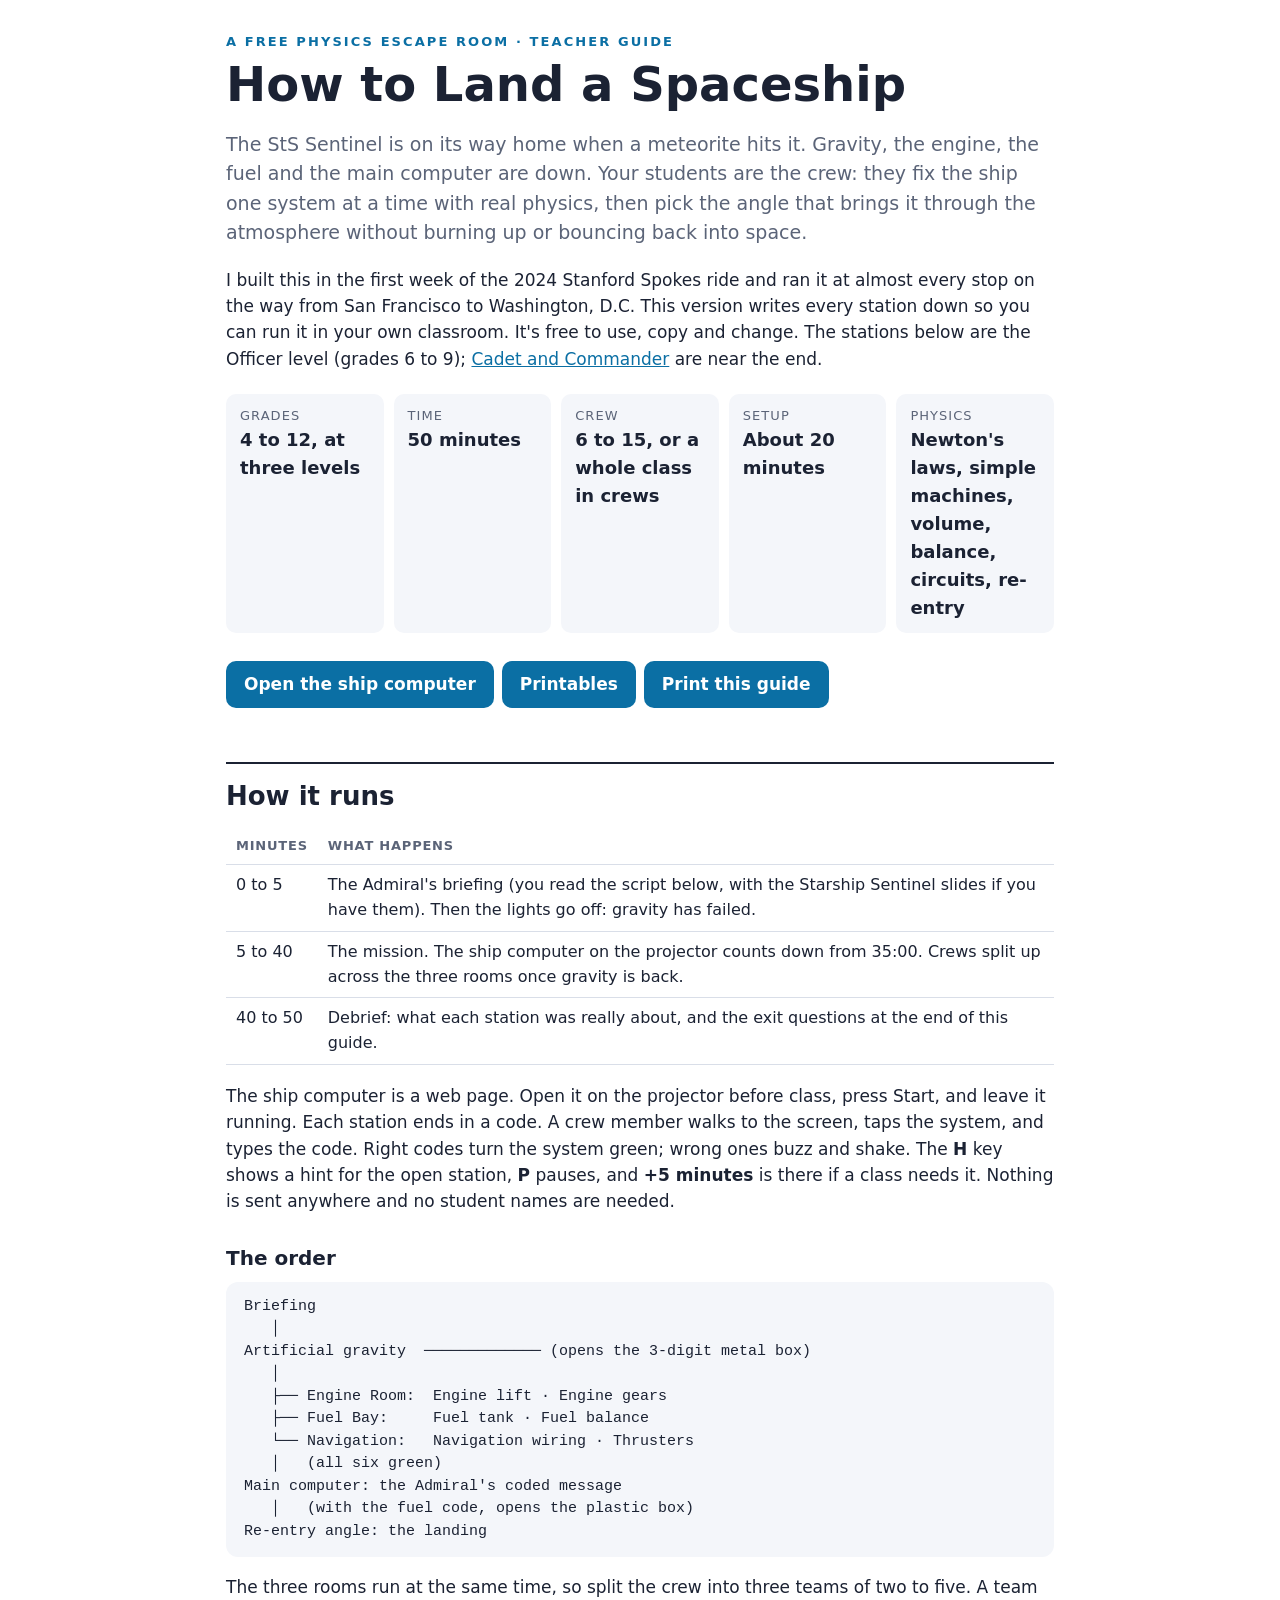
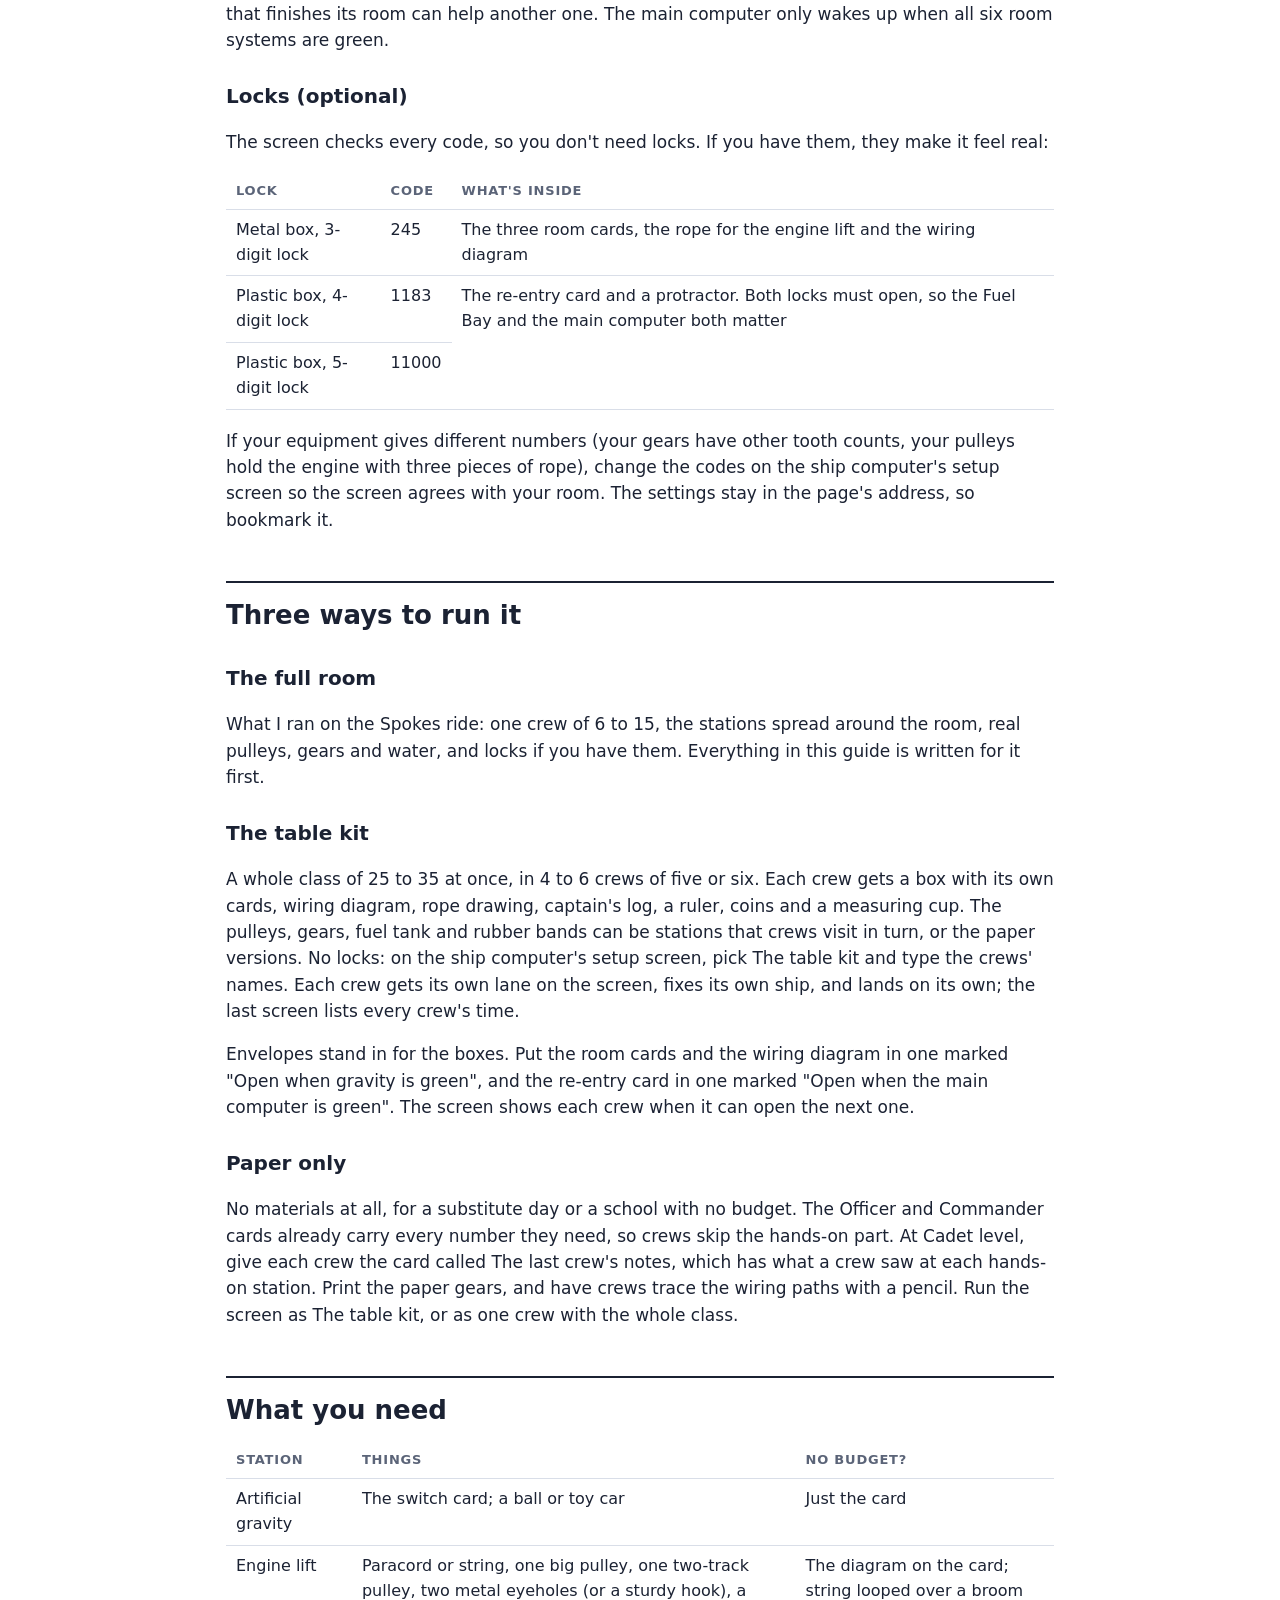
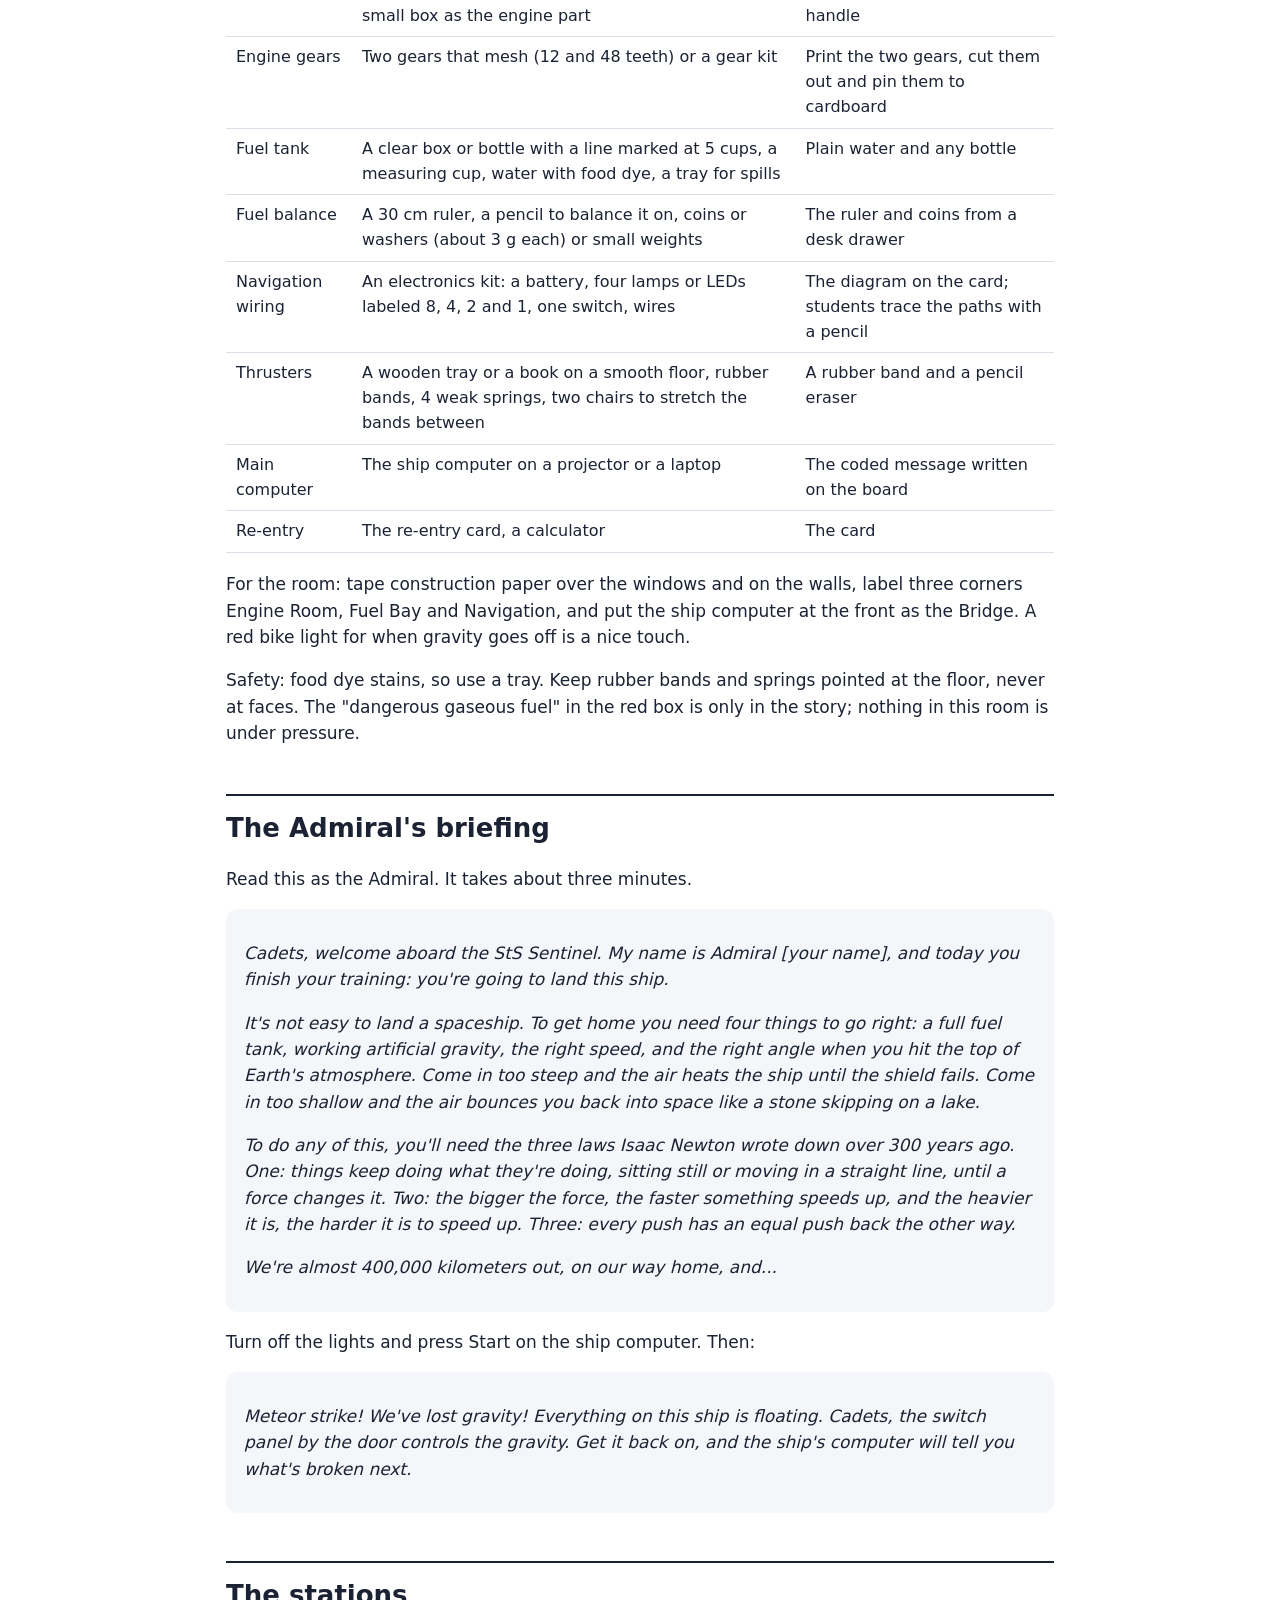
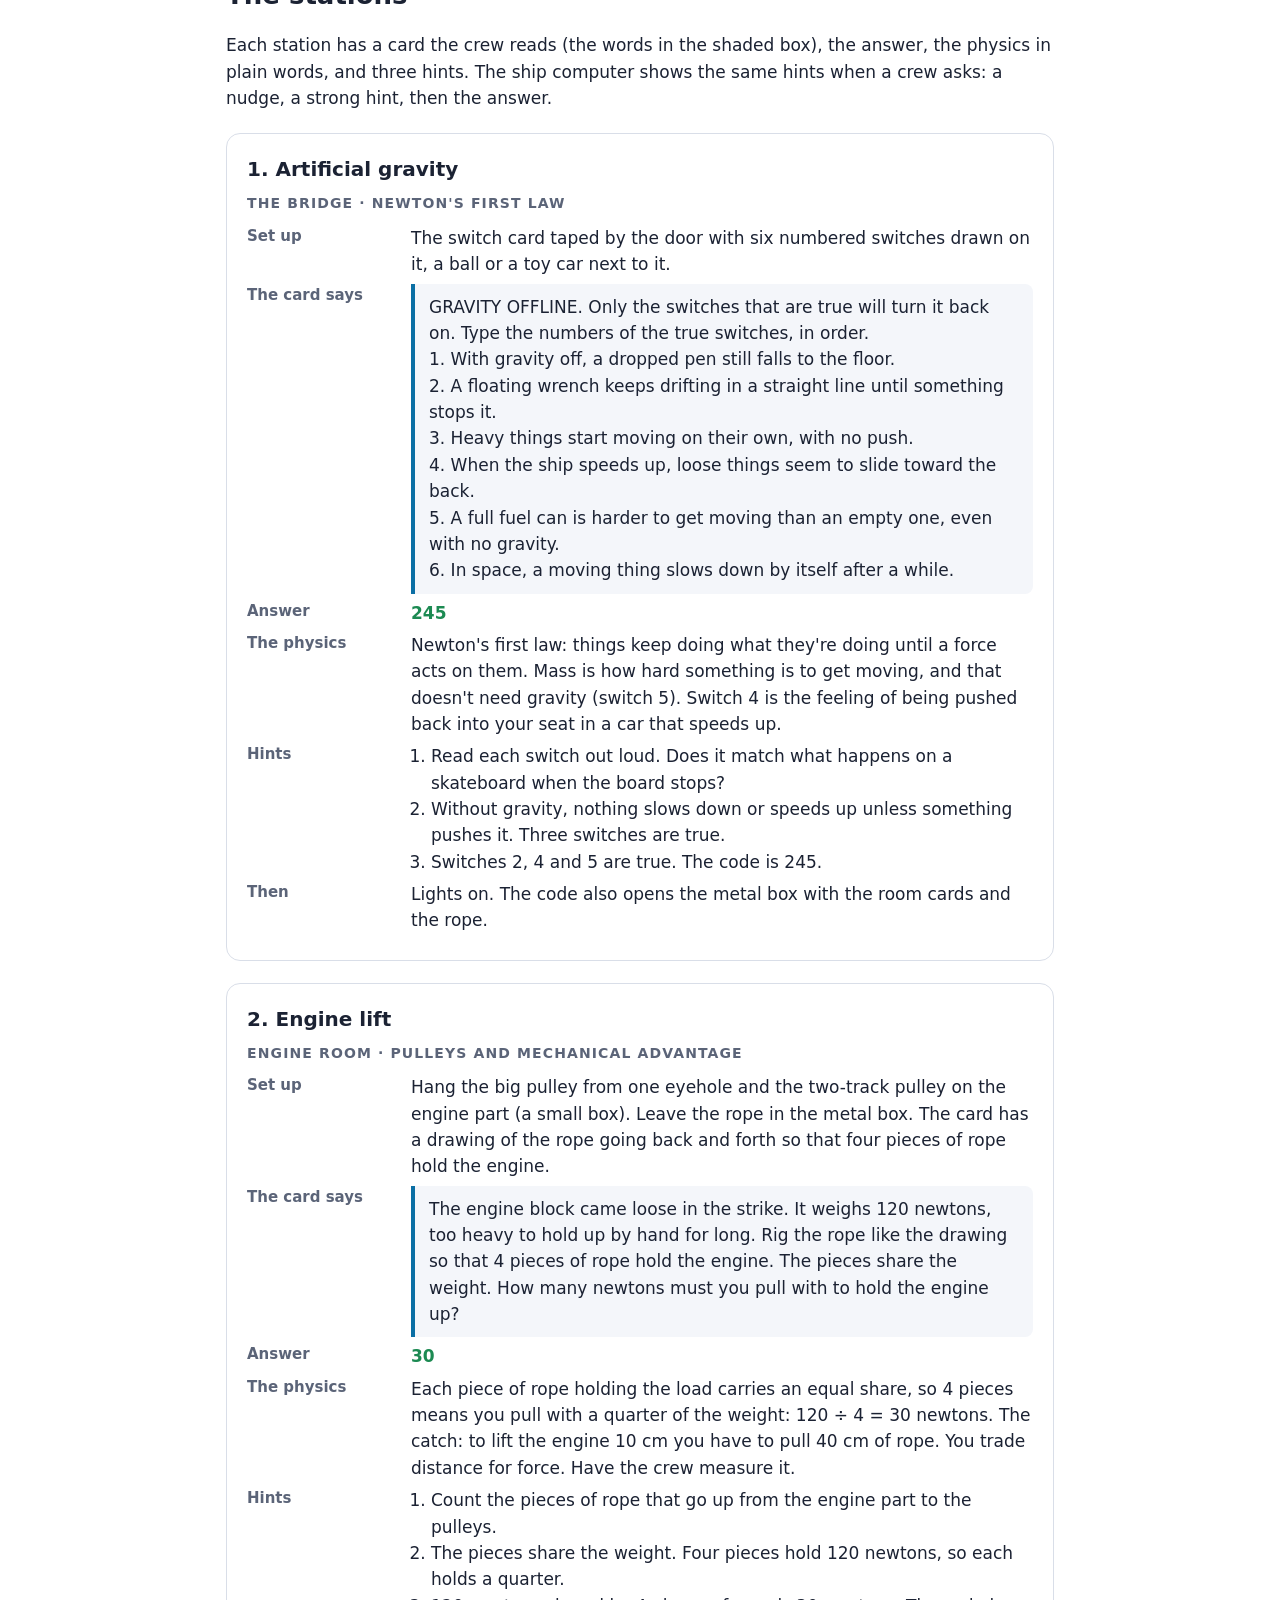
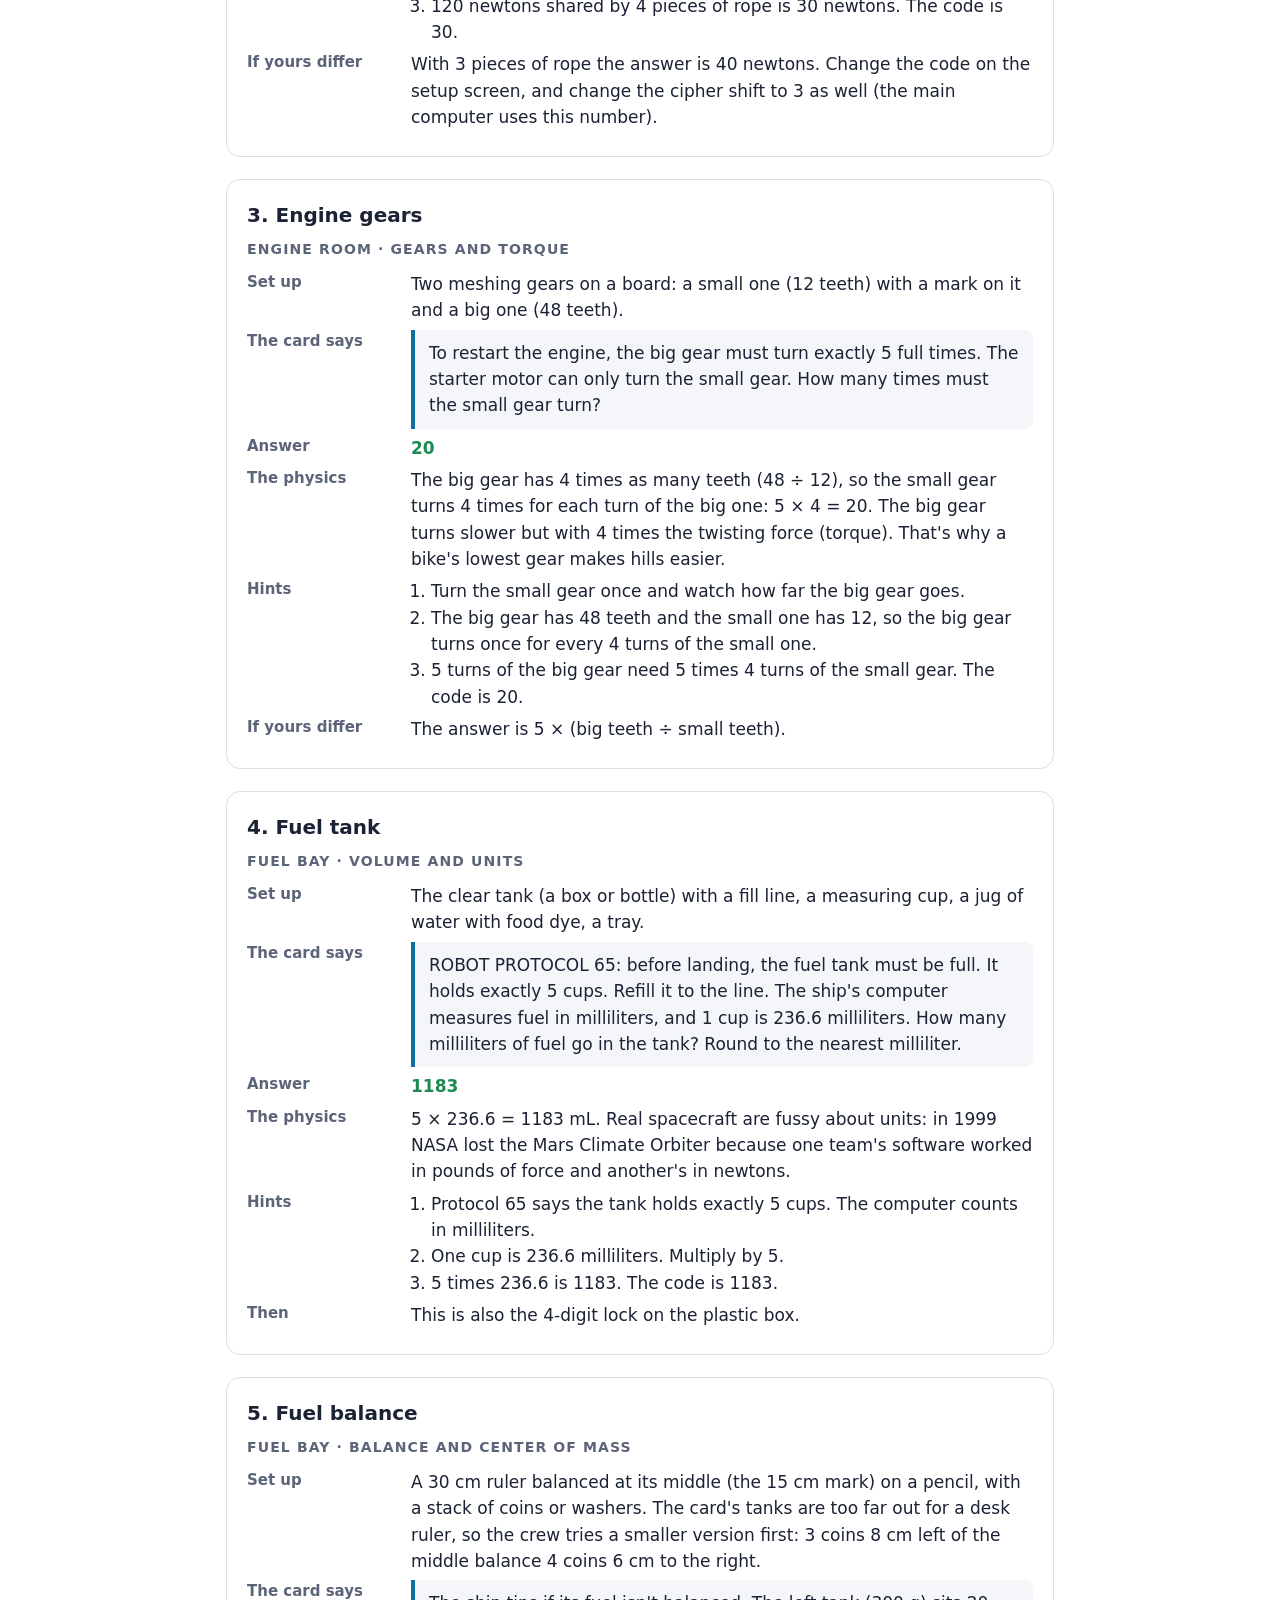
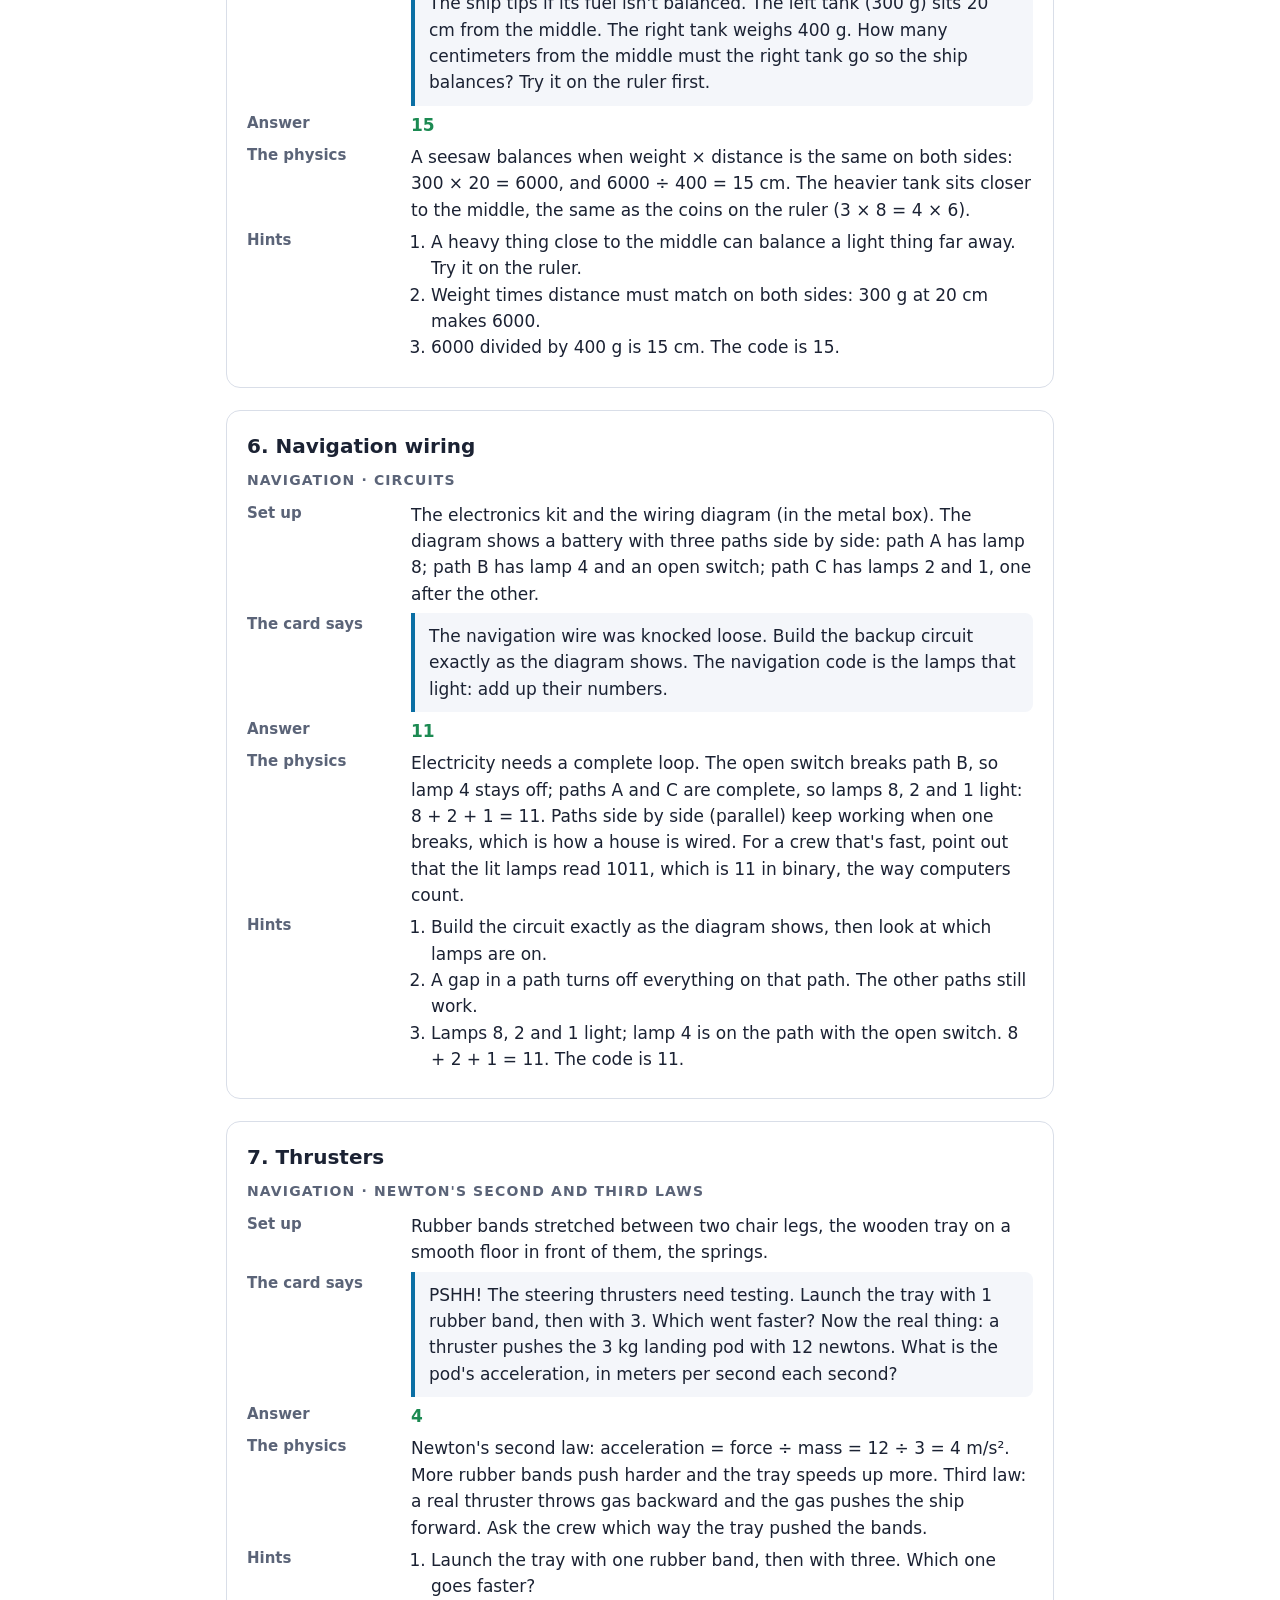
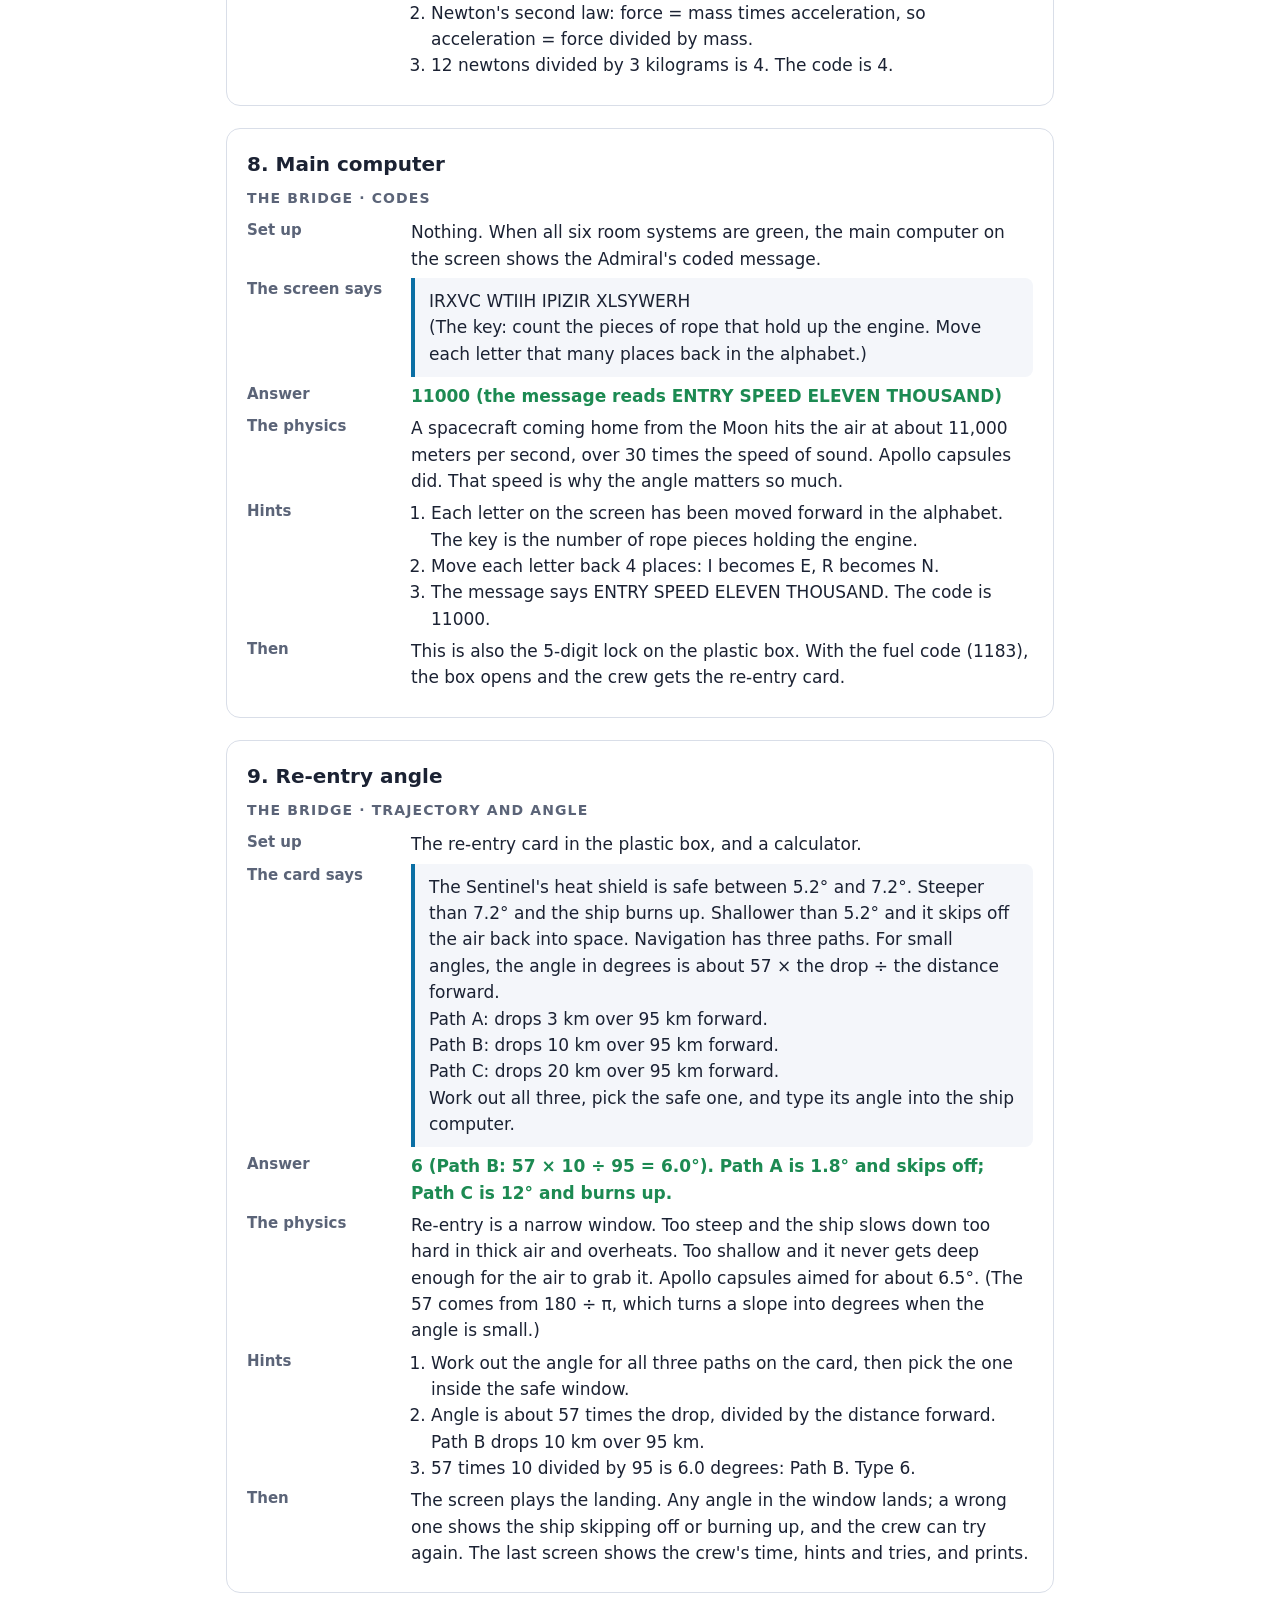
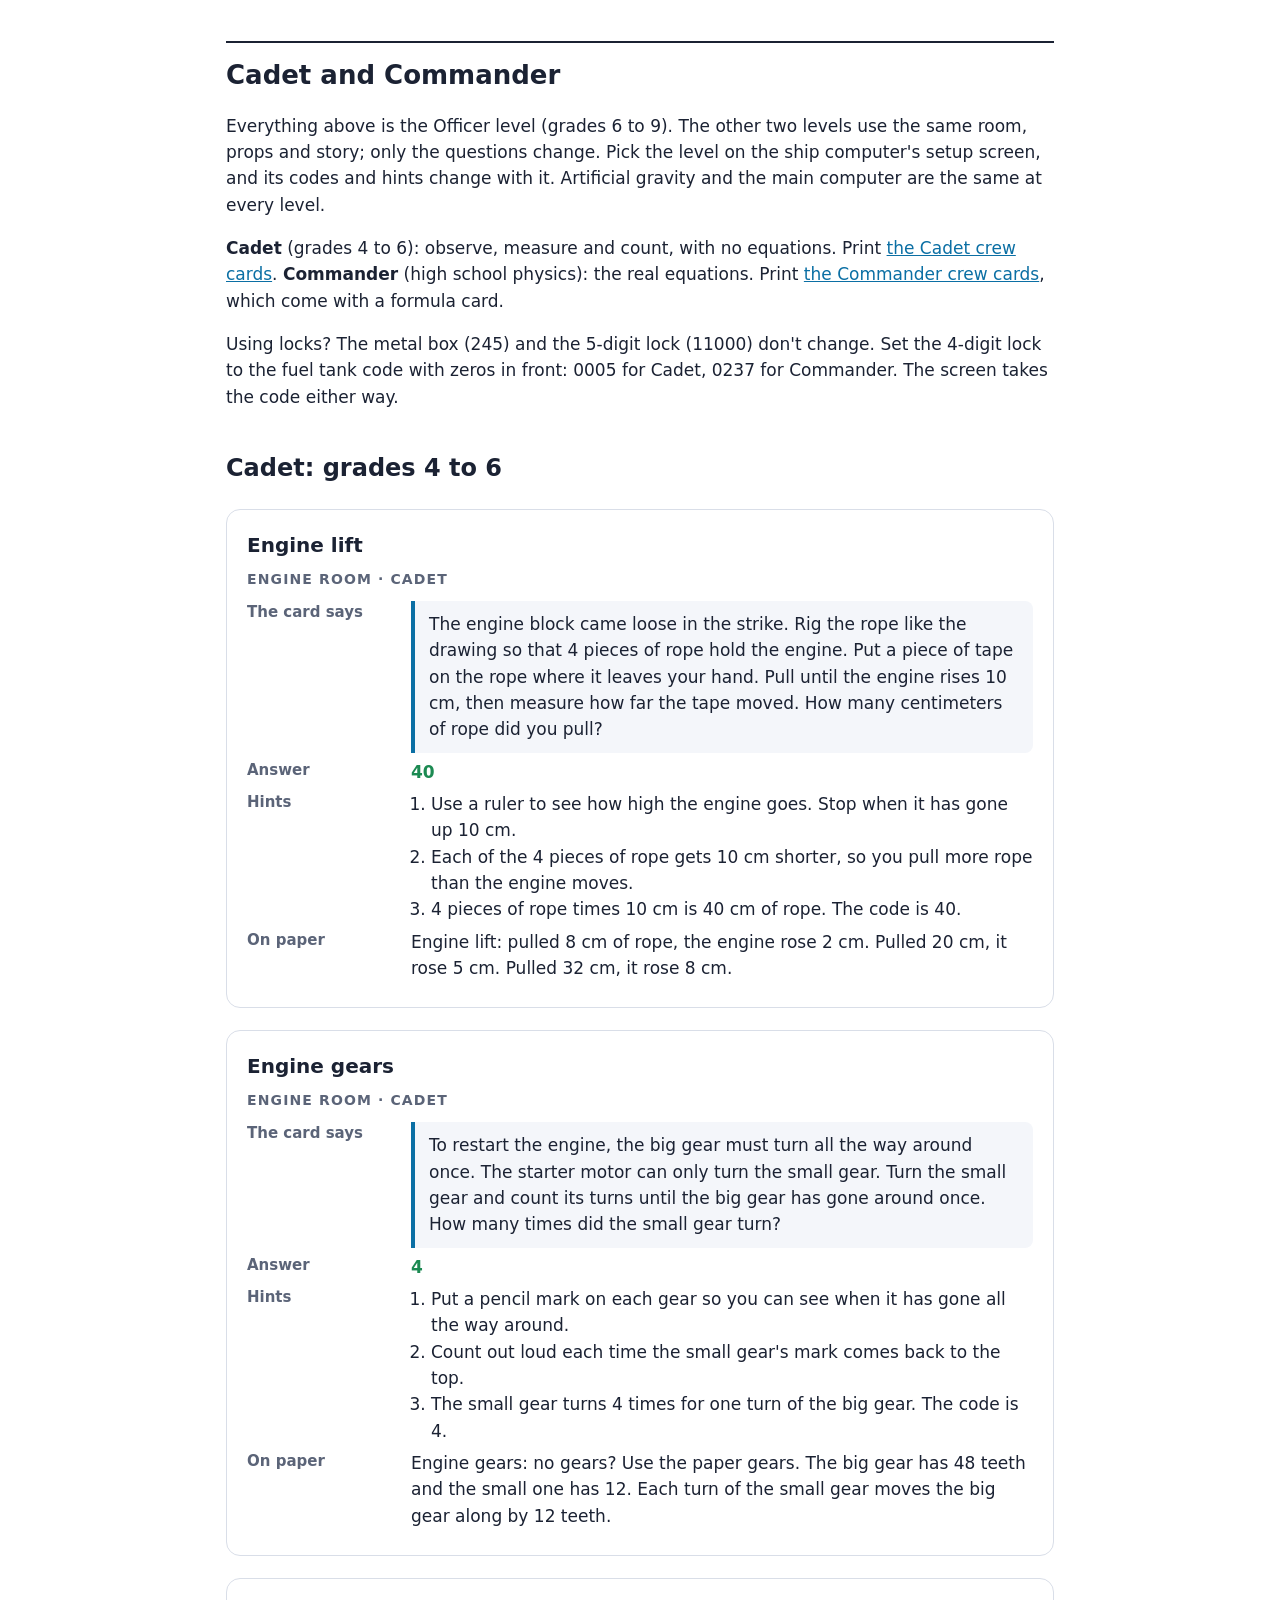
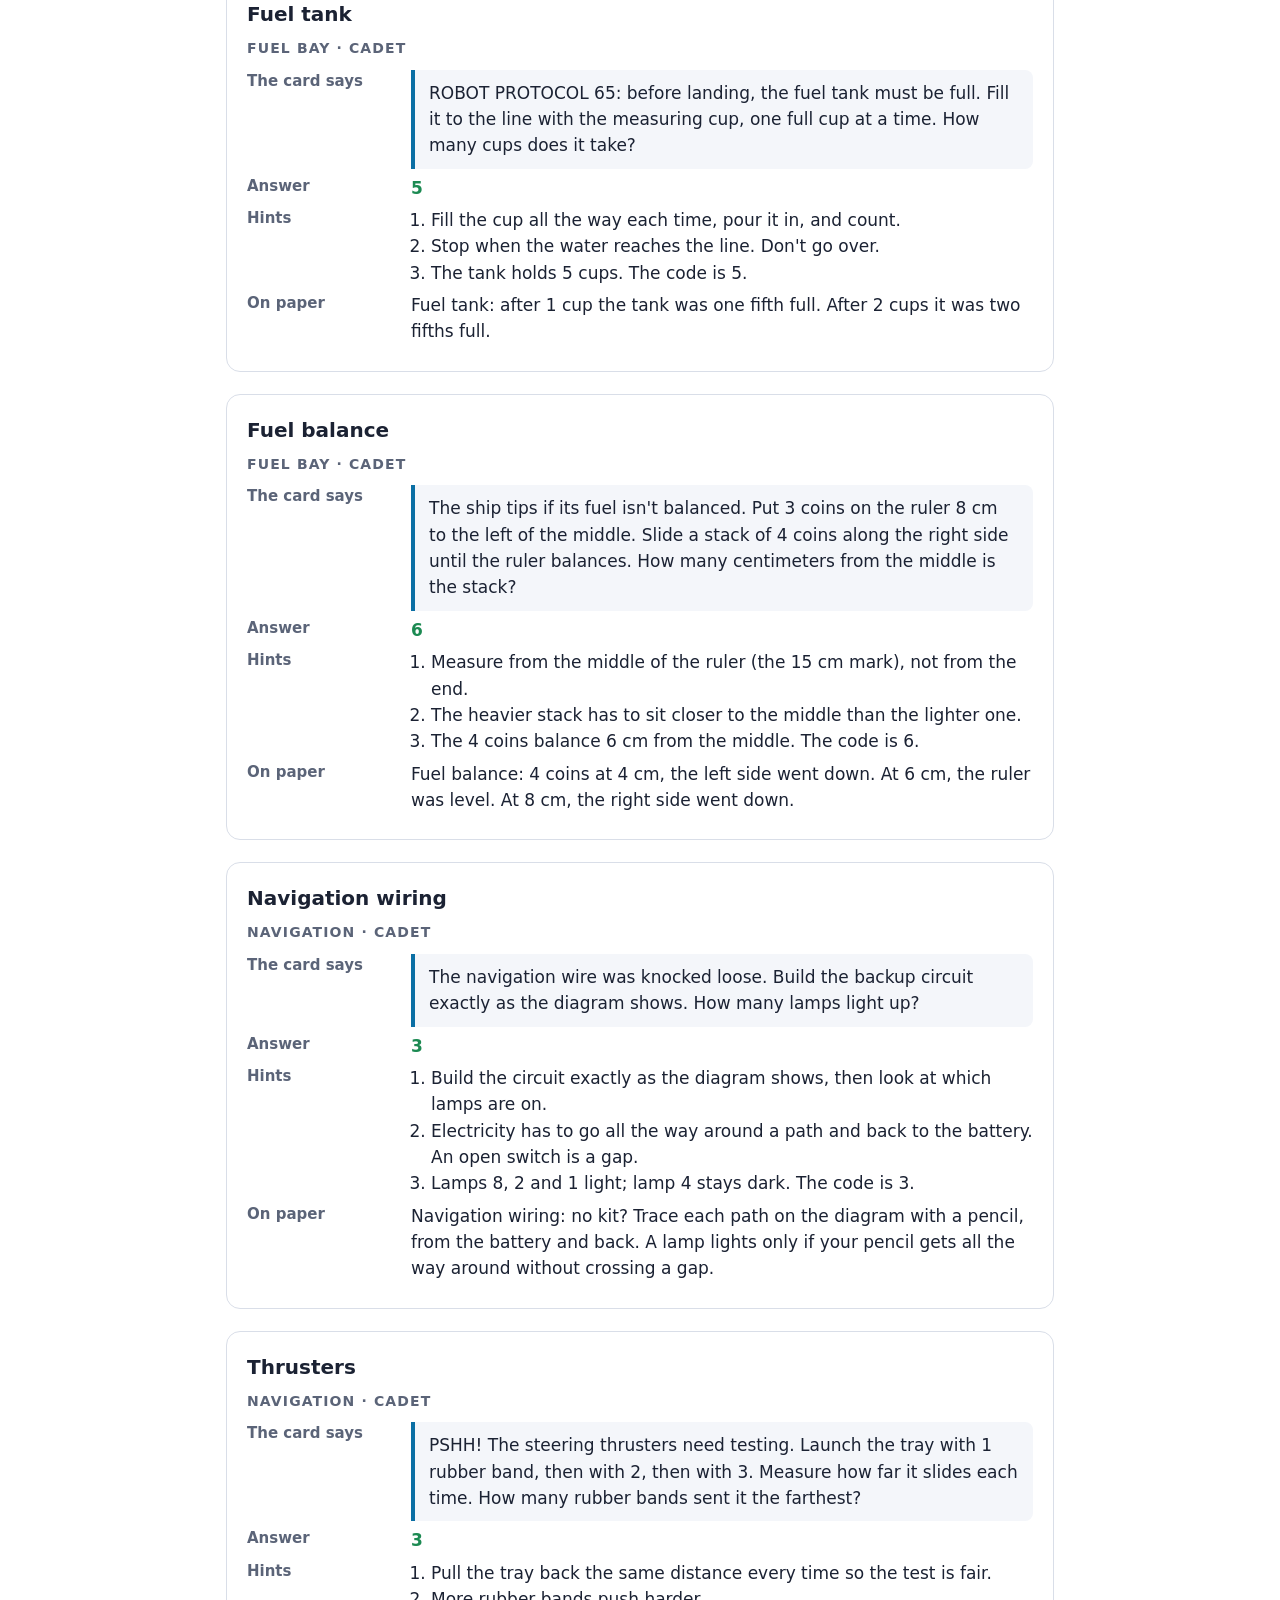
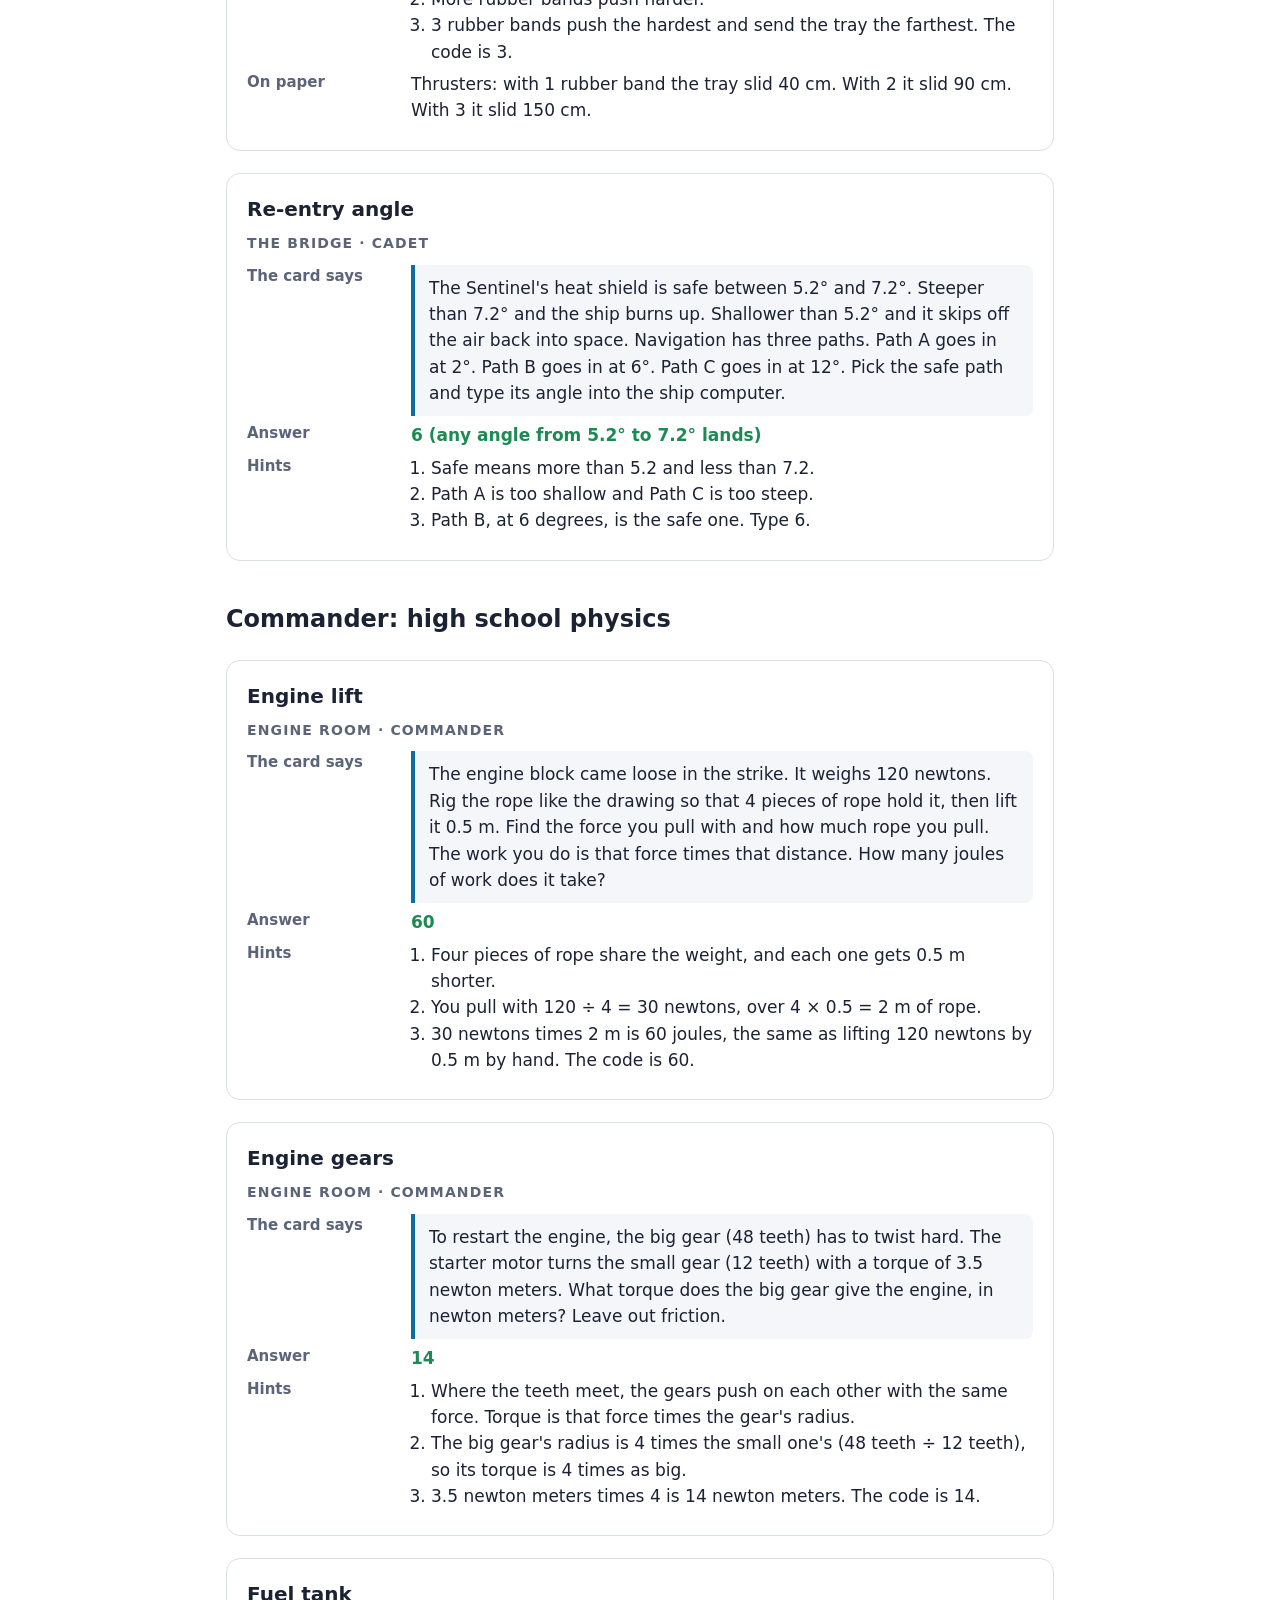
<file: guide/index.html>
<!doctype html>
<html lang="en">
<head>
<meta charset="utf-8">
<meta name="viewport" content="width=device-width, initial-scale=1">
<!-- The codes, hints and angles here must match MISSION in ../ship/ship.js (tests/escape-room.test.mjs checks).
     The Cadet and Commander section is written by Website backend/notes/_docs/escape-room-tools/make-levels.mjs. -->
<title>Teacher Guide · How to Land a Spaceship</title>
<meta name="description" content="The teacher guide for How to Land a Spaceship, a free physics escape room for grades 4 to 12: the story, nine stations at three levels, every answer and hint, three ways to run it, and a 50-minute run sheet.">
<style>
:root { --ink: #1b2233; --dim: #5b6478; --line: #d9dee8; --bg: #fff; --soft: #f4f6fa; --accent: #0b6fa4; --red: #c62f3f; --green: #1c8a52; }
@media (prefers-color-scheme: dark) { :root:not([data-theme="light"]) { --ink: #e8ecf5; --dim: #9aa5bd; --line: #2b354c; --bg: #0b1020; --soft: #121a2e; --accent: #5fd4ff; --red: #ff6b78; --green: #3ee08a; } }
* { box-sizing: border-box; }
html, body { margin: 0; background: var(--bg); color: var(--ink); font: 17px/1.55 system-ui, -apple-system, "Segoe UI", Roboto, sans-serif; }
main { max-width: 860px; margin: 0 auto; padding: 32px 16px 64px; }
h1 { font-size: clamp(32px, 6vw, 48px); line-height: 1.1; margin: 6px 0 10px; }
h2 { font-size: 26px; margin: 48px 0 12px; padding-top: 12px; border-top: 2px solid var(--ink); }
h3 { font-size: 20px; margin: 28px 0 8px; }
a { color: var(--accent); }
.kicker { color: var(--accent); letter-spacing: .16em; text-transform: uppercase; font-size: 13px; font-weight: 700; }
.lede { font-size: 19px; color: var(--dim); }
.glance { display: grid; grid-template-columns: repeat(auto-fit, minmax(150px, 1fr)); gap: 10px; margin: 22px 0; }
.glance div { background: var(--soft); border-radius: 10px; padding: 12px 14px; }
.glance span { display: block; color: var(--dim); font-size: 13px; text-transform: uppercase; letter-spacing: .08em; }
.glance b { font-size: 18px; }
table { width: 100%; border-collapse: collapse; margin: 10px 0 18px; font-size: 16px; }
th, td { text-align: left; vertical-align: top; padding: 8px 10px; border-bottom: 1px solid var(--line); }
th { font-size: 13px; text-transform: uppercase; letter-spacing: .06em; color: var(--dim); }
.lvl { font-size: 24px; margin-top: 40px; }
.station { border: 1px solid var(--line); border-radius: 14px; padding: 4px 20px 16px; margin: 22px 0; break-inside: avoid; }
.station h3 { margin-top: 16px; }
.station .room { color: var(--dim); font-size: 14px; font-weight: 600; text-transform: uppercase; letter-spacing: .08em; }
dl { display: grid; grid-template-columns: 150px 1fr; gap: 6px 14px; margin: 10px 0; }
dt { font-weight: 700; color: var(--dim); font-size: 15px; }
dd { margin: 0; }
.cardtext { background: var(--soft); border-left: 4px solid var(--accent); padding: 10px 14px; border-radius: 0 8px 8px 0; }
.answer { font-weight: 700; color: var(--green); }
ol.hints { margin: 0; padding-left: 20px; }
.script { background: var(--soft); border-radius: 12px; padding: 14px 18px; font-style: italic; }
.flow { font-family: ui-monospace, Menlo, monospace; font-size: 15px; background: var(--soft); border-radius: 12px; padding: 14px 18px; overflow-x: auto; white-space: pre; line-height: 1.5; }
.btn { display: inline-block; background: var(--accent); color: #fff; text-decoration: none; font-weight: 700; padding: 10px 18px; border-radius: 10px; margin: 6px 8px 6px 0; }
@media (prefers-color-scheme: dark) { :root:not([data-theme="light"]) .btn { color: #04121c; } }
.noprint { }
@media (max-width: 600px) { dl { grid-template-columns: 1fr; } dt { margin-top: 6px; } }
@media print {
  :root { --ink: #000; --dim: #444; --line: #bbb; --bg: #fff; --soft: #f1f1f1; --accent: #000; --green: #000; }
  html, body { font-size: 11pt; } main { max-width: none; padding: 0; } .noprint { display: none; }
  h2 { break-before: page; margin-top: 0; } h2.keep { break-before: auto; }
  a { color: #000; text-decoration: none; }
}
</style>
</head>
<body>
<main>

<div class="kicker">A free physics escape room · Teacher guide</div>
<h1>How to Land a Spaceship</h1>
<p class="lede">The StS Sentinel is on its way home when a meteorite hits it. Gravity, the engine, the fuel and the main computer are down. Your students are the crew: they fix the ship one system at a time with real physics, then pick the angle that brings it through the atmosphere without burning up or bouncing back into space.</p>
<p>I built this in the first week of the 2024 Stanford Spokes ride and ran it at almost every stop on the way from San Francisco to Washington, D.C. This version writes every station down so you can run it in your own classroom. It's free to use, copy and change. The stations below are the Officer level (grades 6 to 9); <a href="#levels">Cadet and Commander</a> are near the end.</p>

<div class="glance">
  <div><span>Grades</span><b>4 to 12, at three levels</b></div>
  <div><span>Time</span><b>50 minutes</b></div>
  <div><span>Crew</span><b>6 to 15, or a whole class in crews</b></div>
  <div><span>Setup</span><b>About 20 minutes</b></div>
  <div><span>Physics</span><b>Newton's laws, simple machines, volume, balance, circuits, re-entry</b></div>
</div>

<p class="noprint"><a class="btn" href="../ship/">Open the ship computer</a><a class="btn" href="../print/">Printables</a><button class="btn" type="button" data-print style="border:0;font:inherit;font-weight:700;cursor:pointer">Print this guide</button></p>

<h2 class="keep">How it runs</h2>
<table>
  <tr><th>Minutes</th><th>What happens</th></tr>
  <tr><td>0 to 5</td><td>The Admiral's briefing (you read the script below, with the Starship Sentinel slides if you have them). Then the lights go off: gravity has failed.</td></tr>
  <tr><td>5 to 40</td><td>The mission. The ship computer on the projector counts down from 35:00. Crews split up across the three rooms once gravity is back.</td></tr>
  <tr><td>40 to 50</td><td>Debrief: what each station was really about, and the exit questions at the end of this guide.</td></tr>
</table>

<p>The ship computer is a web page. Open it on the projector before class, press Start, and leave it running. Each station ends in a code. A crew member walks to the screen, taps the system, and types the code. Right codes turn the system green; wrong ones buzz and shake. The <b>H</b> key shows a hint for the open station, <b>P</b> pauses, and <b>+5 minutes</b> is there if a class needs it. Nothing is sent anywhere and no student names are needed.</p>

<h3>The order</h3>
<div class="flow">Briefing
   │
Artificial gravity  ───────────── (opens the 3-digit metal box)
   │
   ├── Engine Room:  Engine lift · Engine gears
   ├── Fuel Bay:     Fuel tank · Fuel balance
   └── Navigation:   Navigation wiring · Thrusters
   │   (all six green)
Main computer: the Admiral's coded message
   │   (with the fuel code, opens the plastic box)
Re-entry angle: the landing</div>
<p>The three rooms run at the same time, so split the crew into three teams of two to five. A team that finishes its room can help another one. The main computer only wakes up when all six room systems are green.</p>

<h3>Locks (optional)</h3>
<p>The screen checks every code, so you don't need locks. If you have them, they make it feel real:</p>
<table>
  <tr><th>Lock</th><th>Code</th><th>What's inside</th></tr>
  <tr><td>Metal box, 3-digit lock</td><td>245</td><td>The three room cards, the rope for the engine lift and the wiring diagram</td></tr>
  <tr><td>Plastic box, 4-digit lock</td><td>1183</td><td rowspan="2">The re-entry card and a protractor. Both locks must open, so the Fuel Bay and the main computer both matter</td></tr>
  <tr><td>Plastic box, 5-digit lock</td><td>11000</td></tr>
</table>
<p>If your equipment gives different numbers (your gears have other tooth counts, your pulleys hold the engine with three pieces of rope), change the codes on the ship computer's setup screen so the screen agrees with your room. The settings stay in the page's address, so bookmark it.</p>

<h2 id="ways">Three ways to run it</h2>
<h3>The full room</h3>
<p>What I ran on the Spokes ride: one crew of 6 to 15, the stations spread around the room, real pulleys, gears and water, and locks if you have them. Everything in this guide is written for it first.</p>
<h3>The table kit</h3>
<p>A whole class of 25 to 35 at once, in 4 to 6 crews of five or six. Each crew gets a box with its own cards, wiring diagram, rope drawing, captain's log, a ruler, coins and a measuring cup. The pulleys, gears, fuel tank and rubber bands can be stations that crews visit in turn, or the paper versions. No locks: on the ship computer's setup screen, pick The table kit and type the crews' names. Each crew gets its own lane on the screen, fixes its own ship, and lands on its own; the last screen lists every crew's time.</p>
<p>Envelopes stand in for the boxes. Put the room cards and the wiring diagram in one marked "Open when gravity is green", and the re-entry card in one marked "Open when the main computer is green". The screen shows each crew when it can open the next one.</p>
<h3>Paper only</h3>
<p>No materials at all, for a substitute day or a school with no budget. The Officer and Commander cards already carry every number they need, so crews skip the hands-on part. At Cadet level, give each crew the card called The last crew's notes, which has what a crew saw at each hands-on station. Print the paper gears, and have crews trace the wiring paths with a pencil. Run the screen as The table kit, or as one crew with the whole class.</p>

<h2>What you need</h2>
<table>
  <tr><th>Station</th><th>Things</th><th>No budget?</th></tr>
  <tr><td>Artificial gravity</td><td>The switch card; a ball or toy car</td><td>Just the card</td></tr>
  <tr><td>Engine lift</td><td>Paracord or string, one big pulley, one two-track pulley, two metal eyeholes (or a sturdy hook), a small box as the engine part</td><td>The diagram on the card; string looped over a broom handle</td></tr>
  <tr><td>Engine gears</td><td>Two gears that mesh (12 and 48 teeth) or a gear kit</td><td>Print the two gears, cut them out and pin them to cardboard</td></tr>
  <tr><td>Fuel tank</td><td>A clear box or bottle with a line marked at 5 cups, a measuring cup, water with food dye, a tray for spills</td><td>Plain water and any bottle</td></tr>
  <tr><td>Fuel balance</td><td>A 30 cm ruler, a pencil to balance it on, coins or washers (about 3 g each) or small weights</td><td>The ruler and coins from a desk drawer</td></tr>
  <tr><td>Navigation wiring</td><td>An electronics kit: a battery, four lamps or LEDs labeled 8, 4, 2 and 1, one switch, wires</td><td>The diagram on the card; students trace the paths with a pencil</td></tr>
  <tr><td>Thrusters</td><td>A wooden tray or a book on a smooth floor, rubber bands, 4 weak springs, two chairs to stretch the bands between</td><td>A rubber band and a pencil eraser</td></tr>
  <tr><td>Main computer</td><td>The ship computer on a projector or a laptop</td><td>The coded message written on the board</td></tr>
  <tr><td>Re-entry</td><td>The re-entry card, a calculator</td><td>The card</td></tr>
</table>
<p>For the room: tape construction paper over the windows and on the walls, label three corners Engine Room, Fuel Bay and Navigation, and put the ship computer at the front as the Bridge. A red bike light for when gravity goes off is a nice touch.</p>
<p>Safety: food dye stains, so use a tray. Keep rubber bands and springs pointed at the floor, never at faces. The "dangerous gaseous fuel" in the red box is only in the story; nothing in this room is under pressure.</p>

<h2>The Admiral's briefing</h2>
<p>Read this as the Admiral. It takes about three minutes.</p>
<div class="script">
<p>Cadets, welcome aboard the StS Sentinel. My name is Admiral [your name], and today you finish your training: you're going to land this ship.</p>
<p>It's not easy to land a spaceship. To get home you need four things to go right: a full fuel tank, working artificial gravity, the right speed, and the right angle when you hit the top of Earth's atmosphere. Come in too steep and the air heats the ship until the shield fails. Come in too shallow and the air bounces you back into space like a stone skipping on a lake.</p>
<p>To do any of this, you'll need the three laws Isaac Newton wrote down over 300 years ago. One: things keep doing what they're doing, sitting still or moving in a straight line, until a force changes it. Two: the bigger the force, the faster something speeds up, and the heavier it is, the harder it is to speed up. Three: every push has an equal push back the other way.</p>
<p>We're almost 400,000 kilometers out, on our way home, and...</p>
</div>
<p>Turn off the lights and press Start on the ship computer. Then:</p>
<div class="script"><p>Meteor strike! We've lost gravity! Everything on this ship is floating. Cadets, the switch panel by the door controls the gravity. Get it back on, and the ship's computer will tell you what's broken next.</p></div>

<h2>The stations</h2>
<p>Each station has a card the crew reads (the words in the shaded box), the answer, the physics in plain words, and three hints. The ship computer shows the same hints when a crew asks: a nudge, a strong hint, then the answer.</p>

<div class="station" id="gravity">
  <h3>1. Artificial gravity</h3><div class="room">The Bridge · Newton's first law</div>
  <dl>
    <dt>Set up</dt><dd>The switch card taped by the door with six numbered switches drawn on it, a ball or a toy car next to it.</dd>
    <dt>The card says</dt><dd class="cardtext">GRAVITY OFFLINE. Only the switches that are true will turn it back on. Type the numbers of the true switches, in order.<br>1. With gravity off, a dropped pen still falls to the floor.<br>2. A floating wrench keeps drifting in a straight line until something stops it.<br>3. Heavy things start moving on their own, with no push.<br>4. When the ship speeds up, loose things seem to slide toward the back.<br>5. A full fuel can is harder to get moving than an empty one, even with no gravity.<br>6. In space, a moving thing slows down by itself after a while.</dd>
    <dt>Answer</dt><dd class="answer">245</dd>
    <dt>The physics</dt><dd>Newton's first law: things keep doing what they're doing until a force acts on them. Mass is how hard something is to get moving, and that doesn't need gravity (switch 5). Switch 4 is the feeling of being pushed back into your seat in a car that speeds up.</dd>
    <dt>Hints</dt><dd><ol class="hints"><li>Read each switch out loud. Does it match what happens on a skateboard when the board stops?</li><li>Without gravity, nothing slows down or speeds up unless something pushes it. Three switches are true.</li><li>Switches 2, 4 and 5 are true. The code is 245.</li></ol></dd>
    <dt>Then</dt><dd>Lights on. The code also opens the metal box with the room cards and the rope.</dd>
  </dl>
</div>

<div class="station" id="lift">
  <h3>2. Engine lift</h3><div class="room">Engine Room · pulleys and mechanical advantage</div>
  <dl>
    <dt>Set up</dt><dd>Hang the big pulley from one eyehole and the two-track pulley on the engine part (a small box). Leave the rope in the metal box. The card has a drawing of the rope going back and forth so that four pieces of rope hold the engine.</dd>
    <dt>The card says</dt><dd class="cardtext">The engine block came loose in the strike. It weighs 120 newtons, too heavy to hold up by hand for long. Rig the rope like the drawing so that 4 pieces of rope hold the engine. The pieces share the weight. How many newtons must you pull with to hold the engine up?</dd>
    <dt>Answer</dt><dd class="answer">30</dd>
    <dt>The physics</dt><dd>Each piece of rope holding the load carries an equal share, so 4 pieces means you pull with a quarter of the weight: 120 ÷ 4 = 30 newtons. The catch: to lift the engine 10 cm you have to pull 40 cm of rope. You trade distance for force. Have the crew measure it.</dd>
    <dt>Hints</dt><dd><ol class="hints"><li>Count the pieces of rope that go up from the engine part to the pulleys.</li><li>The pieces share the weight. Four pieces hold 120 newtons, so each holds a quarter.</li><li>120 newtons shared by 4 pieces of rope is 30 newtons. The code is 30.</li></ol></dd>
    <dt>If yours differ</dt><dd>With 3 pieces of rope the answer is 40 newtons. Change the code on the setup screen, and change the cipher shift to 3 as well (the main computer uses this number).</dd>
  </dl>
</div>

<div class="station" id="gears">
  <h3>3. Engine gears</h3><div class="room">Engine Room · gears and torque</div>
  <dl>
    <dt>Set up</dt><dd>Two meshing gears on a board: a small one (12 teeth) with a mark on it and a big one (48 teeth).</dd>
    <dt>The card says</dt><dd class="cardtext">To restart the engine, the big gear must turn exactly 5 full times. The starter motor can only turn the small gear. How many times must the small gear turn?</dd>
    <dt>Answer</dt><dd class="answer">20</dd>
    <dt>The physics</dt><dd>The big gear has 4 times as many teeth (48 ÷ 12), so the small gear turns 4 times for each turn of the big one: 5 × 4 = 20. The big gear turns slower but with 4 times the twisting force (torque). That's why a bike's lowest gear makes hills easier.</dd>
    <dt>Hints</dt><dd><ol class="hints"><li>Turn the small gear once and watch how far the big gear goes.</li><li>The big gear has 48 teeth and the small one has 12, so the big gear turns once for every 4 turns of the small one.</li><li>5 turns of the big gear need 5 times 4 turns of the small gear. The code is 20.</li></ol></dd>
    <dt>If yours differ</dt><dd>The answer is 5 × (big teeth ÷ small teeth).</dd>
  </dl>
</div>

<div class="station" id="tank">
  <h3>4. Fuel tank</h3><div class="room">Fuel Bay · volume and units</div>
  <dl>
    <dt>Set up</dt><dd>The clear tank (a box or bottle) with a fill line, a measuring cup, a jug of water with food dye, a tray.</dd>
    <dt>The card says</dt><dd class="cardtext">ROBOT PROTOCOL 65: before landing, the fuel tank must be full. It holds exactly 5 cups. Refill it to the line. The ship's computer measures fuel in milliliters, and 1 cup is 236.6 milliliters. How many milliliters of fuel go in the tank? Round to the nearest milliliter.</dd>
    <dt>Answer</dt><dd class="answer">1183</dd>
    <dt>The physics</dt><dd>5 × 236.6 = 1183 mL. Real spacecraft are fussy about units: in 1999 NASA lost the Mars Climate Orbiter because one team's software worked in pounds of force and another's in newtons.</dd>
    <dt>Hints</dt><dd><ol class="hints"><li>Protocol 65 says the tank holds exactly 5 cups. The computer counts in milliliters.</li><li>One cup is 236.6 milliliters. Multiply by 5.</li><li>5 times 236.6 is 1183. The code is 1183.</li></ol></dd>
    <dt>Then</dt><dd>This is also the 4-digit lock on the plastic box.</dd>
  </dl>
</div>

<div class="station" id="balance">
  <h3>5. Fuel balance</h3><div class="room">Fuel Bay · balance and center of mass</div>
  <dl>
    <dt>Set up</dt><dd>A 30 cm ruler balanced at its middle (the 15 cm mark) on a pencil, with a stack of coins or washers. The card's tanks are too far out for a desk ruler, so the crew tries a smaller version first: 3 coins 8 cm left of the middle balance 4 coins 6 cm to the right.</dd>
    <dt>The card says</dt><dd class="cardtext">The ship tips if its fuel isn't balanced. The left tank (300 g) sits 20 cm from the middle. The right tank weighs 400 g. How many centimeters from the middle must the right tank go so the ship balances? Try it on the ruler first.</dd>
    <dt>Answer</dt><dd class="answer">15</dd>
    <dt>The physics</dt><dd>A seesaw balances when weight × distance is the same on both sides: 300 × 20 = 6000, and 6000 ÷ 400 = 15 cm. The heavier tank sits closer to the middle, the same as the coins on the ruler (3 × 8 = 4 × 6).</dd>
    <dt>Hints</dt><dd><ol class="hints"><li>A heavy thing close to the middle can balance a light thing far away. Try it on the ruler.</li><li>Weight times distance must match on both sides: 300 g at 20 cm makes 6000.</li><li>6000 divided by 400 g is 15 cm. The code is 15.</li></ol></dd>
  </dl>
</div>

<div class="station" id="wiring">
  <h3>6. Navigation wiring</h3><div class="room">Navigation · circuits</div>
  <dl>
    <dt>Set up</dt><dd>The electronics kit and the wiring diagram (in the metal box). The diagram shows a battery with three paths side by side: path A has lamp 8; path B has lamp 4 and an open switch; path C has lamps 2 and 1, one after the other.</dd>
    <dt>The card says</dt><dd class="cardtext">The navigation wire was knocked loose. Build the backup circuit exactly as the diagram shows. The navigation code is the lamps that light: add up their numbers.</dd>
    <dt>Answer</dt><dd class="answer">11</dd>
    <dt>The physics</dt><dd>Electricity needs a complete loop. The open switch breaks path B, so lamp 4 stays off; paths A and C are complete, so lamps 8, 2 and 1 light: 8 + 2 + 1 = 11. Paths side by side (parallel) keep working when one breaks, which is how a house is wired. For a crew that's fast, point out that the lit lamps read 1011, which is 11 in binary, the way computers count.</dd>
    <dt>Hints</dt><dd><ol class="hints"><li>Build the circuit exactly as the diagram shows, then look at which lamps are on.</li><li>A gap in a path turns off everything on that path. The other paths still work.</li><li>Lamps 8, 2 and 1 light; lamp 4 is on the path with the open switch. 8 + 2 + 1 = 11. The code is 11.</li></ol></dd>
  </dl>
</div>

<div class="station" id="thrusters">
  <h3>7. Thrusters</h3><div class="room">Navigation · Newton's second and third laws</div>
  <dl>
    <dt>Set up</dt><dd>Rubber bands stretched between two chair legs, the wooden tray on a smooth floor in front of them, the springs.</dd>
    <dt>The card says</dt><dd class="cardtext">PSHH! The steering thrusters need testing. Launch the tray with 1 rubber band, then with 3. Which went faster? Now the real thing: a thruster pushes the 3 kg landing pod with 12 newtons. What is the pod's acceleration, in meters per second each second?</dd>
    <dt>Answer</dt><dd class="answer">4</dd>
    <dt>The physics</dt><dd>Newton's second law: acceleration = force ÷ mass = 12 ÷ 3 = 4 m/s². More rubber bands push harder and the tray speeds up more. Third law: a real thruster throws gas backward and the gas pushes the ship forward. Ask the crew which way the tray pushed the bands.</dd>
    <dt>Hints</dt><dd><ol class="hints"><li>Launch the tray with one rubber band, then with three. Which one goes faster?</li><li>Newton's second law: force = mass times acceleration, so acceleration = force divided by mass.</li><li>12 newtons divided by 3 kilograms is 4. The code is 4.</li></ol></dd>
  </dl>
</div>

<div class="station" id="computer">
  <h3>8. Main computer</h3><div class="room">The Bridge · codes</div>
  <dl>
    <dt>Set up</dt><dd>Nothing. When all six room systems are green, the main computer on the screen shows the Admiral's coded message.</dd>
    <dt>The screen says</dt><dd class="cardtext">IRXVC WTIIH IPIZIR XLSYWERH<br>(The key: count the pieces of rope that hold up the engine. Move each letter that many places back in the alphabet.)</dd>
    <dt>Answer</dt><dd class="answer">11000 (the message reads ENTRY SPEED ELEVEN THOUSAND)</dd>
    <dt>The physics</dt><dd>A spacecraft coming home from the Moon hits the air at about 11,000 meters per second, over 30 times the speed of sound. Apollo capsules did. That speed is why the angle matters so much.</dd>
    <dt>Hints</dt><dd><ol class="hints"><li>Each letter on the screen has been moved forward in the alphabet. The key is the number of rope pieces holding the engine.</li><li>Move each letter back 4 places: I becomes E, R becomes N.</li><li>The message says ENTRY SPEED ELEVEN THOUSAND. The code is 11000.</li></ol></dd>
    <dt>Then</dt><dd>This is also the 5-digit lock on the plastic box. With the fuel code (1183), the box opens and the crew gets the re-entry card.</dd>
  </dl>
</div>

<div class="station" id="reentry">
  <h3>9. Re-entry angle</h3><div class="room">The Bridge · trajectory and angle</div>
  <dl>
    <dt>Set up</dt><dd>The re-entry card in the plastic box, and a calculator.</dd>
    <dt>The card says</dt><dd class="cardtext">The Sentinel's heat shield is safe between 5.2° and 7.2°. Steeper than 7.2° and the ship burns up. Shallower than 5.2° and it skips off the air back into space. Navigation has three paths. For small angles, the angle in degrees is about 57 × the drop ÷ the distance forward.<br>Path A: drops 3 km over 95 km forward.<br>Path B: drops 10 km over 95 km forward.<br>Path C: drops 20 km over 95 km forward.<br>Work out all three, pick the safe one, and type its angle into the ship computer.</dd>
    <dt>Answer</dt><dd class="answer">6 (Path B: 57 × 10 ÷ 95 = 6.0°). Path A is 1.8° and skips off; Path C is 12° and burns up.</dd>
    <dt>The physics</dt><dd>Re-entry is a narrow window. Too steep and the ship slows down too hard in thick air and overheats. Too shallow and it never gets deep enough for the air to grab it. Apollo capsules aimed for about 6.5°. (The 57 comes from 180 ÷ π, which turns a slope into degrees when the angle is small.)</dd>
    <dt>Hints</dt><dd><ol class="hints"><li>Work out the angle for all three paths on the card, then pick the one inside the safe window.</li><li>Angle is about 57 times the drop, divided by the distance forward. Path B drops 10 km over 95 km.</li><li>57 times 10 divided by 95 is 6.0 degrees: Path B. Type 6.</li></ol></dd>
    <dt>Then</dt><dd>The screen plays the landing. Any angle in the window lands; a wrong one shows the ship skipping off or burning up, and the crew can try again. The last screen shows the crew's time, hints and tries, and prints.</dd>
  </dl>
</div>

<!-- levels:start (written by make-levels.mjs from LEVEL_STATIONS in ../ship/ship.js; change that, not this) -->
<h2 id="levels">Cadet and Commander</h2>
<p>Everything above is the Officer level (grades 6 to 9). The other two levels use the same room, props and story; only the questions change. Pick the level on the ship computer's setup screen, and its codes and hints change with it. Artificial gravity and the main computer are the same at every level.</p>
<p><b>Cadet</b> (grades 4 to 6): observe, measure and count, with no equations. Print <a href="../print/cards-cadet.html">the Cadet crew cards</a>. <b>Commander</b> (high school physics): the real equations. Print <a href="../print/cards-commander.html">the Commander crew cards</a>, which come with a formula card.</p>
<p>Using locks? The metal box (245) and the 5-digit lock (11000) don't change. Set the 4-digit lock to the fuel tank code with zeros in front: 0005 for Cadet, 0237 for Commander. The screen takes the code either way.</p>
<h3 class="lvl">Cadet: grades 4 to 6</h3>
<div class="station" id="cadet-lift">
  <h3>Engine lift</h3><div class="room">Engine Room · Cadet</div>
  <dl>
    <dt>The card says</dt><dd class="cardtext">The engine block came loose in the strike. Rig the rope like the drawing so that 4 pieces of rope hold the engine. Put a piece of tape on the rope where it leaves your hand. Pull until the engine rises 10 cm, then measure how far the tape moved. How many centimeters of rope did you pull?</dd>
    <dt>Answer</dt><dd class="answer">40</dd>
    <dt>Hints</dt><dd><ol class="hints"><li>Use a ruler to see how high the engine goes. Stop when it has gone up 10 cm.</li><li>Each of the 4 pieces of rope gets 10 cm shorter, so you pull more rope than the engine moves.</li><li>4 pieces of rope times 10 cm is 40 cm of rope. The code is 40.</li></ol></dd>
    <dt>On paper</dt><dd>Engine lift: pulled 8 cm of rope, the engine rose 2 cm. Pulled 20 cm, it rose 5 cm. Pulled 32 cm, it rose 8 cm.</dd>
  </dl>
</div>
<div class="station" id="cadet-gears">
  <h3>Engine gears</h3><div class="room">Engine Room · Cadet</div>
  <dl>
    <dt>The card says</dt><dd class="cardtext">To restart the engine, the big gear must turn all the way around once. The starter motor can only turn the small gear. Turn the small gear and count its turns until the big gear has gone around once. How many times did the small gear turn?</dd>
    <dt>Answer</dt><dd class="answer">4</dd>
    <dt>Hints</dt><dd><ol class="hints"><li>Put a pencil mark on each gear so you can see when it has gone all the way around.</li><li>Count out loud each time the small gear's mark comes back to the top.</li><li>The small gear turns 4 times for one turn of the big gear. The code is 4.</li></ol></dd>
    <dt>On paper</dt><dd>Engine gears: no gears? Use the paper gears. The big gear has 48 teeth and the small one has 12. Each turn of the small gear moves the big gear along by 12 teeth.</dd>
  </dl>
</div>
<div class="station" id="cadet-tank">
  <h3>Fuel tank</h3><div class="room">Fuel Bay · Cadet</div>
  <dl>
    <dt>The card says</dt><dd class="cardtext">ROBOT PROTOCOL 65: before landing, the fuel tank must be full. Fill it to the line with the measuring cup, one full cup at a time. How many cups does it take?</dd>
    <dt>Answer</dt><dd class="answer">5</dd>
    <dt>Hints</dt><dd><ol class="hints"><li>Fill the cup all the way each time, pour it in, and count.</li><li>Stop when the water reaches the line. Don't go over.</li><li>The tank holds 5 cups. The code is 5.</li></ol></dd>
    <dt>On paper</dt><dd>Fuel tank: after 1 cup the tank was one fifth full. After 2 cups it was two fifths full.</dd>
  </dl>
</div>
<div class="station" id="cadet-balance">
  <h3>Fuel balance</h3><div class="room">Fuel Bay · Cadet</div>
  <dl>
    <dt>The card says</dt><dd class="cardtext">The ship tips if its fuel isn't balanced. Put 3 coins on the ruler 8 cm to the left of the middle. Slide a stack of 4 coins along the right side until the ruler balances. How many centimeters from the middle is the stack?</dd>
    <dt>Answer</dt><dd class="answer">6</dd>
    <dt>Hints</dt><dd><ol class="hints"><li>Measure from the middle of the ruler (the 15 cm mark), not from the end.</li><li>The heavier stack has to sit closer to the middle than the lighter one.</li><li>The 4 coins balance 6 cm from the middle. The code is 6.</li></ol></dd>
    <dt>On paper</dt><dd>Fuel balance: 4 coins at 4 cm, the left side went down. At 6 cm, the ruler was level. At 8 cm, the right side went down.</dd>
  </dl>
</div>
<div class="station" id="cadet-wiring">
  <h3>Navigation wiring</h3><div class="room">Navigation · Cadet</div>
  <dl>
    <dt>The card says</dt><dd class="cardtext">The navigation wire was knocked loose. Build the backup circuit exactly as the diagram shows. How many lamps light up?</dd>
    <dt>Answer</dt><dd class="answer">3</dd>
    <dt>Hints</dt><dd><ol class="hints"><li>Build the circuit exactly as the diagram shows, then look at which lamps are on.</li><li>Electricity has to go all the way around a path and back to the battery. An open switch is a gap.</li><li>Lamps 8, 2 and 1 light; lamp 4 stays dark. The code is 3.</li></ol></dd>
    <dt>On paper</dt><dd>Navigation wiring: no kit? Trace each path on the diagram with a pencil, from the battery and back. A lamp lights only if your pencil gets all the way around without crossing a gap.</dd>
  </dl>
</div>
<div class="station" id="cadet-thrusters">
  <h3>Thrusters</h3><div class="room">Navigation · Cadet</div>
  <dl>
    <dt>The card says</dt><dd class="cardtext">PSHH! The steering thrusters need testing. Launch the tray with 1 rubber band, then with 2, then with 3. Measure how far it slides each time. How many rubber bands sent it the farthest?</dd>
    <dt>Answer</dt><dd class="answer">3</dd>
    <dt>Hints</dt><dd><ol class="hints"><li>Pull the tray back the same distance every time so the test is fair.</li><li>More rubber bands push harder.</li><li>3 rubber bands push the hardest and send the tray the farthest. The code is 3.</li></ol></dd>
    <dt>On paper</dt><dd>Thrusters: with 1 rubber band the tray slid 40 cm. With 2 it slid 90 cm. With 3 it slid 150 cm.</dd>
  </dl>
</div>
<div class="station" id="cadet-reentry">
  <h3>Re-entry angle</h3><div class="room">The Bridge · Cadet</div>
  <dl>
    <dt>The card says</dt><dd class="cardtext">The Sentinel's heat shield is safe between 5.2° and 7.2°. Steeper than 7.2° and the ship burns up. Shallower than 5.2° and it skips off the air back into space. Navigation has three paths. Path A goes in at 2°. Path B goes in at 6°. Path C goes in at 12°. Pick the safe path and type its angle into the ship computer.</dd>
    <dt>Answer</dt><dd class="answer">6 (any angle from 5.2° to 7.2° lands)</dd>
    <dt>Hints</dt><dd><ol class="hints"><li>Safe means more than 5.2 and less than 7.2.</li><li>Path A is too shallow and Path C is too steep.</li><li>Path B, at 6 degrees, is the safe one. Type 6.</li></ol></dd>
  </dl>
</div>
<h3 class="lvl">Commander: high school physics</h3>
<div class="station" id="commander-lift">
  <h3>Engine lift</h3><div class="room">Engine Room · Commander</div>
  <dl>
    <dt>The card says</dt><dd class="cardtext">The engine block came loose in the strike. It weighs 120 newtons. Rig the rope like the drawing so that 4 pieces of rope hold it, then lift it 0.5 m. Find the force you pull with and how much rope you pull. The work you do is that force times that distance. How many joules of work does it take?</dd>
    <dt>Answer</dt><dd class="answer">60</dd>
    <dt>Hints</dt><dd><ol class="hints"><li>Four pieces of rope share the weight, and each one gets 0.5 m shorter.</li><li>You pull with 120 ÷ 4 = 30 newtons, over 4 × 0.5 = 2 m of rope.</li><li>30 newtons times 2 m is 60 joules, the same as lifting 120 newtons by 0.5 m by hand. The code is 60.</li></ol></dd>
  </dl>
</div>
<div class="station" id="commander-gears">
  <h3>Engine gears</h3><div class="room">Engine Room · Commander</div>
  <dl>
    <dt>The card says</dt><dd class="cardtext">To restart the engine, the big gear (48 teeth) has to twist hard. The starter motor turns the small gear (12 teeth) with a torque of 3.5 newton meters. What torque does the big gear give the engine, in newton meters? Leave out friction.</dd>
    <dt>Answer</dt><dd class="answer">14</dd>
    <dt>Hints</dt><dd><ol class="hints"><li>Where the teeth meet, the gears push on each other with the same force. Torque is that force times the gear's radius.</li><li>The big gear's radius is 4 times the small one's (48 teeth ÷ 12 teeth), so its torque is 4 times as big.</li><li>3.5 newton meters times 4 is 14 newton meters. The code is 14.</li></ol></dd>
  </dl>
</div>
<div class="station" id="commander-tank">
  <h3>Fuel tank</h3><div class="room">Fuel Bay · Commander</div>
  <dl>
    <dt>The card says</dt><dd class="cardtext">ROBOT PROTOCOL 65: refill the tank to the line. It holds exactly 5 cups (1183 mL) of fuel vapor at 100 kPa. Before landing, the pump squeezes all of it into the 500 mL landing tank at the same temperature. What is the pressure in the landing tank, in kPa? Round to the nearest kPa.</dd>
    <dt>Answer</dt><dd class="answer">237</dd>
    <dt>Hints</dt><dd><ol class="hints"><li>At the same temperature, pressure times volume stays the same: P1 × V1 = P2 × V2 (Boyle's law).</li><li>100 kPa × 1183 mL = P2 × 500 mL.</li><li>P2 = 118,300 ÷ 500 = 236.6, which rounds to 237 kPa. The code is 237.</li></ol></dd>
  </dl>
</div>
<div class="station" id="commander-balance">
  <h3>Fuel balance</h3><div class="room">Fuel Bay · Commander</div>
  <dl>
    <dt>The card says</dt><dd class="cardtext">The ship tips if its fuel isn't balanced. The left tank (300 g) sits 20 cm from the middle, and a 200 g sensor is bolted 30 cm out on the same side. The right tank weighs 400 g. How many centimeters from the middle must the right tank go so the torques balance? Try a smaller version on the ruler first.</dd>
    <dt>Answer</dt><dd class="answer">30</dd>
    <dt>Hints</dt><dd><ol class="hints"><li>Each mass makes a torque: its weight times its distance from the middle. Add up the torques on each side.</li><li>Left side: 300 × 20 + 200 × 30 = 12,000 gram centimeters.</li><li>12,000 ÷ 400 = 30 cm. The code is 30.</li></ol></dd>
  </dl>
</div>
<div class="station" id="commander-wiring">
  <h3>Navigation wiring</h3><div class="room">Navigation · Commander</div>
  <dl>
    <dt>The card says</dt><dd class="cardtext">The navigation wire was knocked loose. Build the backup circuit exactly as the diagram shows. The battery gives 9 volts and every lamp is 6 ohms. How much current flows through path C, in milliamps?</dd>
    <dt>Answer</dt><dd class="answer">750</dd>
    <dt>Hints</dt><dd><ol class="hints"><li>Paths side by side each get the battery's full 9 volts. Look at path C on its own.</li><li>Path C has two 6 ohm lamps one after the other, so it has 12 ohms. Current = voltage ÷ resistance.</li><li>9 volts ÷ 12 ohms = 0.75 amps, which is 750 milliamps. The code is 750.</li></ol></dd>
  </dl>
</div>
<div class="station" id="commander-thrusters">
  <h3>Thrusters</h3><div class="room">Navigation · Commander</div>
  <dl>
    <dt>The card says</dt><dd class="cardtext">PSHH! The steering thrusters need testing. Launch the tray with 1 rubber band, then with 3, and feel which way the bands push back. Now the real thing: the 3 kg landing pod sits still, then a thruster throws 0.2 kg of gas backward at 150 m/s. How fast does the pod move forward, in meters per second?</dd>
    <dt>Answer</dt><dd class="answer">10</dd>
    <dt>Hints</dt><dd><ol class="hints"><li>Newton's third law: the gas pushes the pod as hard as the pod pushes the gas, so their momentum (mass × speed) is equal and opposite.</li><li>The gas carries 0.2 × 150 = 30 kilogram meters per second backward.</li><li>30 ÷ 3 kg = 10 m/s forward. The code is 10.</li></ol></dd>
  </dl>
</div>
<div class="station" id="commander-reentry">
  <h3>Re-entry angle</h3><div class="room">The Bridge · Commander</div>
  <dl>
    <dt>The card says</dt><dd class="cardtext">The Sentinel's heat shield is safe between 5.2° and 7.2°. Steeper than 7.2° and the ship burns up. Shallower than 5.2° and it skips off the air back into space. The ship moves at 11,000 m/s along its path, and each path has its own speed straight down. The sine of the angle below level is the speed down ÷ the speed along the path. Path A: 350 m/s down. Path B: 1,150 m/s down. Path C: 2,300 m/s down. Work out all three, pick the safe one, and type its angle.</dd>
    <dt>Answer</dt><dd class="answer">6 (any angle from 5.2° to 7.2° lands)</dd>
    <dt>Hints</dt><dd><ol class="hints"><li>sin(angle) = speed down ÷ speed along the path. Use the inverse sine button on the calculator.</li><li>Path B: 1,150 ÷ 11,000 = 0.1045.</li><li>The inverse sine of 0.1045 is 6.0 degrees: Path B. Type 6.</li></ol></dd>
  </dl>
</div>
<!-- levels:end -->

<h2>Debrief</h2>
<p>Go back through the stations in order and ask the crew who solved each one to explain it in one sentence. Then use these as an exit ticket (pick three):</p>
<ol>
  <li>An astronaut lets go of a pen inside a ship with no gravity. What does the pen do, and why?</li>
  <li>With 4 pieces of rope holding the engine, you pull with a quarter of the force. What do you give up in return?</li>
  <li>A small gear with 10 teeth drives a big gear with 30 teeth. How many turns of the small gear make the big one turn twice?</li>
  <li>Why does a fuel tank need its units checked?</li>
  <li>A 2 kg tank sits 30 cm from the middle. Where does a 3 kg tank go to balance it?</li>
  <li>One lamp in your house burns out and the others stay on. Are they wired one after another or side by side?</li>
  <li>The same thruster pushes a heavier pod. Does it speed up faster or slower? Which of Newton's laws says so?</li>
  <li>What happens to a spaceship that comes into the atmosphere too steep? Too shallow?</li>
</ol>
<p>Answers: (1) it floats in place or keeps drifting the way it was going, since nothing pushes it (first law); (2) distance: you pull 4 times as much rope; (3) 6; (4) a wrong unit means the wrong amount of fuel; (5) 20 cm; (6) side by side; (7) slower, the second law; (8) too steep, it overheats; too shallow, it skips back to space.</p>

<h2>Running it again</h2>
<p>Between classes (about 5 minutes): switch the gravity card back, unhook the rope and put it in the metal box with the wiring diagram, empty the fuel tank into the jug, take the coins off the ruler, take apart the circuit, lock both boxes, and press New mission on the ship computer.</p>
<p>Changing the codes keeps a second class from learning them from the first. On the setup screen, change any code and write the new one on that station's card.</p>

<p class="small" style="color:var(--dim);margin-top:40px">How to Land a Spaceship, by Ethan David Magalei. Built for Stanford Spokes 2024. Free to use, copy and change.</p>

</main>
<script>document.querySelectorAll('[data-print]').forEach(function(b){b.addEventListener('click',function(){window.print();});});</script>
</body>
</html>
</file>
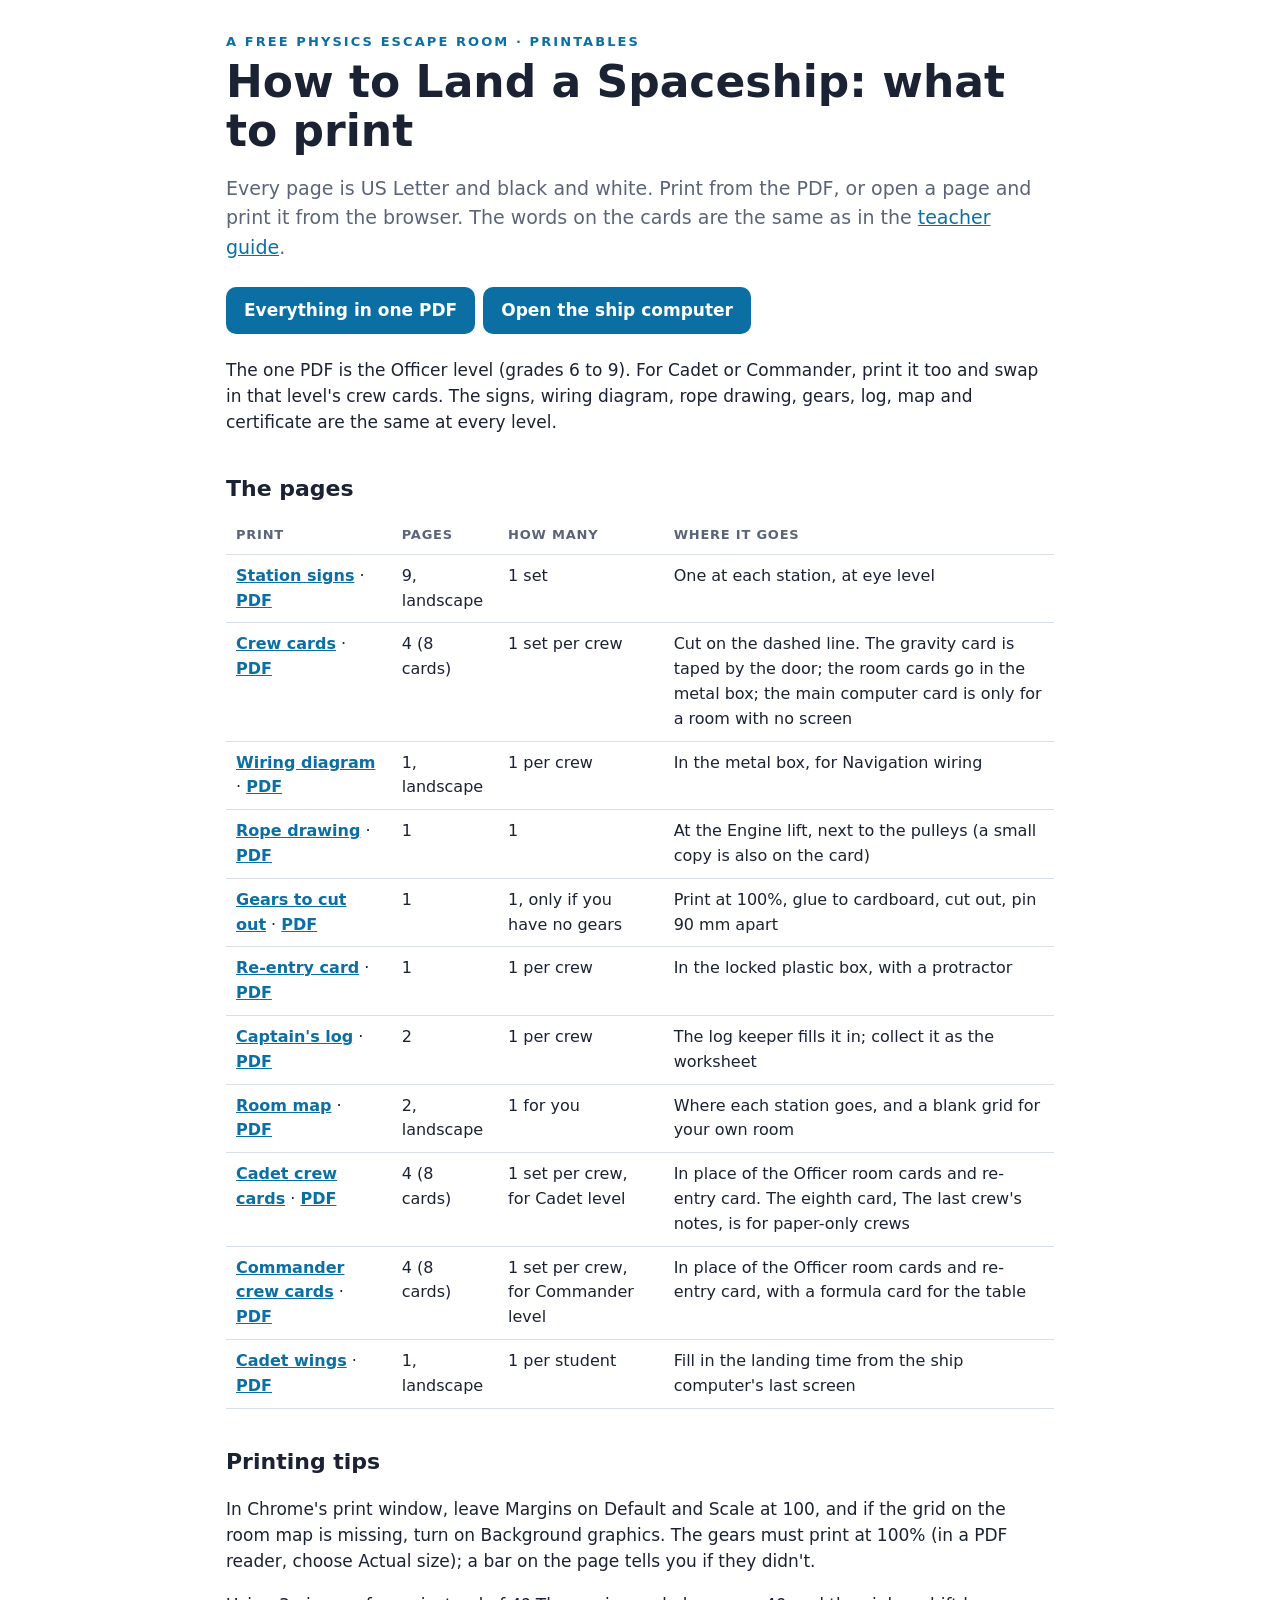
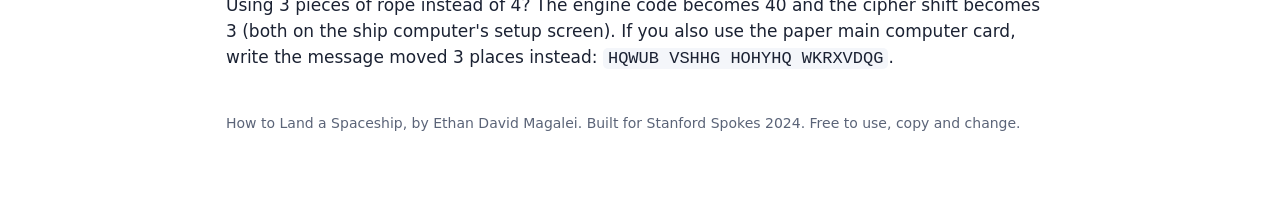
<file: print/index.html>
<!doctype html>
<html lang="en">
<head>
<meta charset="utf-8">
<meta name="viewport" content="width=device-width, initial-scale=1">
<!-- The PDFs in ../kit/ are made from these pages:
     Website backend/notes/_docs/escape-room-tools/make-pdfs.sh. -->
<title>Printables · How to Land a Spaceship</title>
<meta name="description" content="Everything to print for How to Land a Spaceship, a free physics escape room: station signs, crew cards, the wiring diagram, the rope drawing, gears to cut out, the re-entry card, a captain's log, a room map and a certificate.">
<style>
:root { --ink: #1b2233; --dim: #5b6478; --line: #d9dee8; --bg: #fff; --soft: #f4f6fa; --accent: #0b6fa4; }
@media (prefers-color-scheme: dark) { :root:not([data-theme="light"]) { --ink: #e8ecf5; --dim: #9aa5bd; --line: #2b354c; --bg: #0b1020; --soft: #121a2e; --accent: #5fd4ff; } }
* { box-sizing: border-box; }
html, body { margin: 0; background: var(--bg); color: var(--ink); font: 17px/1.55 system-ui, -apple-system, "Segoe UI", Roboto, sans-serif; }
main { max-width: 860px; margin: 0 auto; padding: 32px 16px 64px; }
h1 { font-size: clamp(30px, 6vw, 44px); line-height: 1.1; margin: 6px 0 10px; }
h2 { font-size: 22px; margin: 36px 0 10px; }
a { color: var(--accent); }
.kicker { color: var(--accent); letter-spacing: .16em; text-transform: uppercase; font-size: 13px; font-weight: 700; }
.lede { font-size: 19px; color: var(--dim); }
.btn { display: inline-block; background: var(--accent); color: #fff; text-decoration: none; font-weight: 700; padding: 10px 18px; border-radius: 10px; margin: 6px 8px 6px 0; }
@media (prefers-color-scheme: dark) { :root:not([data-theme="light"]) .btn { color: #04121c; } }
table { width: 100%; border-collapse: collapse; font-size: 16px; }
th, td { text-align: left; vertical-align: top; padding: 9px 10px; border-bottom: 1px solid var(--line); }
th { font-size: 13px; text-transform: uppercase; letter-spacing: .06em; color: var(--dim); }
td:first-child a { font-weight: 700; }
.small { font-size: 14px; color: var(--dim); }
code { background: var(--soft); padding: 1px 5px; border-radius: 5px; }
@media (max-width: 600px) { table, tbody, tr, td { display: block; } tr:first-child { display: none; } tr { border-bottom: 1px solid var(--line); padding: 8px 0; } td { border: 0; padding: 2px 0; } }
</style>
</head>
<body>
<main>
<div class="kicker">A free physics escape room · Printables</div>
<h1>How to Land a Spaceship: what to print</h1>
<p class="lede">Every page is US Letter and black and white. Print from the PDF, or open a page and print it from the browser. The words on the cards are the same as in the <a href="../guide/">teacher guide</a>.</p>
<p><a class="btn" href="../kit/printables.pdf">Everything in one PDF</a><a class="btn" href="../ship/">Open the ship computer</a></p>
<p>The one PDF is the Officer level (grades 6 to 9). For Cadet or Commander, print it too and swap in that level's crew cards. The signs, wiring diagram, rope drawing, gears, log, map and certificate are the same at every level.</p>

<h2>The pages</h2>
<table>
  <tr><th>Print</th><th>Pages</th><th>How many</th><th>Where it goes</th></tr>
  <tr><td><a href="signs.html">Station signs</a> · <a href="../kit/signs.pdf">PDF</a></td><td>9, landscape</td><td>1 set</td><td>One at each station, at eye level</td></tr>
  <tr><td><a href="cards.html">Crew cards</a> · <a href="../kit/cards.pdf">PDF</a></td><td>4 (8 cards)</td><td>1 set per crew</td><td>Cut on the dashed line. The gravity card is taped by the door; the room cards go in the metal box; the main computer card is only for a room with no screen</td></tr>
  <tr><td><a href="wiring.html">Wiring diagram</a> · <a href="../kit/wiring.pdf">PDF</a></td><td>1, landscape</td><td>1 per crew</td><td>In the metal box, for Navigation wiring</td></tr>
  <tr><td><a href="rope.html">Rope drawing</a> · <a href="../kit/rope.pdf">PDF</a></td><td>1</td><td>1</td><td>At the Engine lift, next to the pulleys (a small copy is also on the card)</td></tr>
  <tr><td><a href="gears.html">Gears to cut out</a> · <a href="../kit/gears.pdf">PDF</a></td><td>1</td><td>1, only if you have no gears</td><td>Print at 100%, glue to cardboard, cut out, pin 90 mm apart</td></tr>
  <tr><td><a href="reentry.html">Re-entry card</a> · <a href="../kit/reentry.pdf">PDF</a></td><td>1</td><td>1 per crew</td><td>In the locked plastic box, with a protractor</td></tr>
  <tr><td><a href="log.html">Captain's log</a> · <a href="../kit/log.pdf">PDF</a></td><td>2</td><td>1 per crew</td><td>The log keeper fills it in; collect it as the worksheet</td></tr>
  <tr><td><a href="map.html">Room map</a> · <a href="../kit/map.pdf">PDF</a></td><td>2, landscape</td><td>1 for you</td><td>Where each station goes, and a blank grid for your own room</td></tr>
  <tr><td><a href="cards-cadet.html">Cadet crew cards</a> · <a href="../kit/cards-cadet.pdf">PDF</a></td><td>4 (8 cards)</td><td>1 set per crew, for Cadet level</td><td>In place of the Officer room cards and re-entry card. The eighth card, The last crew's notes, is for paper-only crews</td></tr>
  <tr><td><a href="cards-commander.html">Commander crew cards</a> · <a href="../kit/cards-commander.pdf">PDF</a></td><td>4 (8 cards)</td><td>1 set per crew, for Commander level</td><td>In place of the Officer room cards and re-entry card, with a formula card for the table</td></tr>
  <tr><td><a href="certificate.html">Cadet wings</a> · <a href="../kit/certificate.pdf">PDF</a></td><td>1, landscape</td><td>1 per student</td><td>Fill in the landing time from the ship computer's last screen</td></tr>
</table>

<h2>Printing tips</h2>
<p>In Chrome's print window, leave Margins on Default and Scale at 100, and if the grid on the room map is missing, turn on Background graphics. The gears must print at 100% (in a PDF reader, choose Actual size); a bar on the page tells you if they didn't.</p>
<p>Using 3 pieces of rope instead of 4? The engine code becomes 40 and the cipher shift becomes 3 (both on the ship computer's setup screen). If you also use the paper main computer card, write the message moved 3 places instead: <code>HQWUB VSHHG HOHYHQ WKRXVDQG</code>.</p>

<p class="small" style="margin-top:40px">How to Land a Spaceship, by Ethan David Magalei. Built for Stanford Spokes 2024. Free to use, copy and change.</p>
</main>
</body>
</html>
</file>
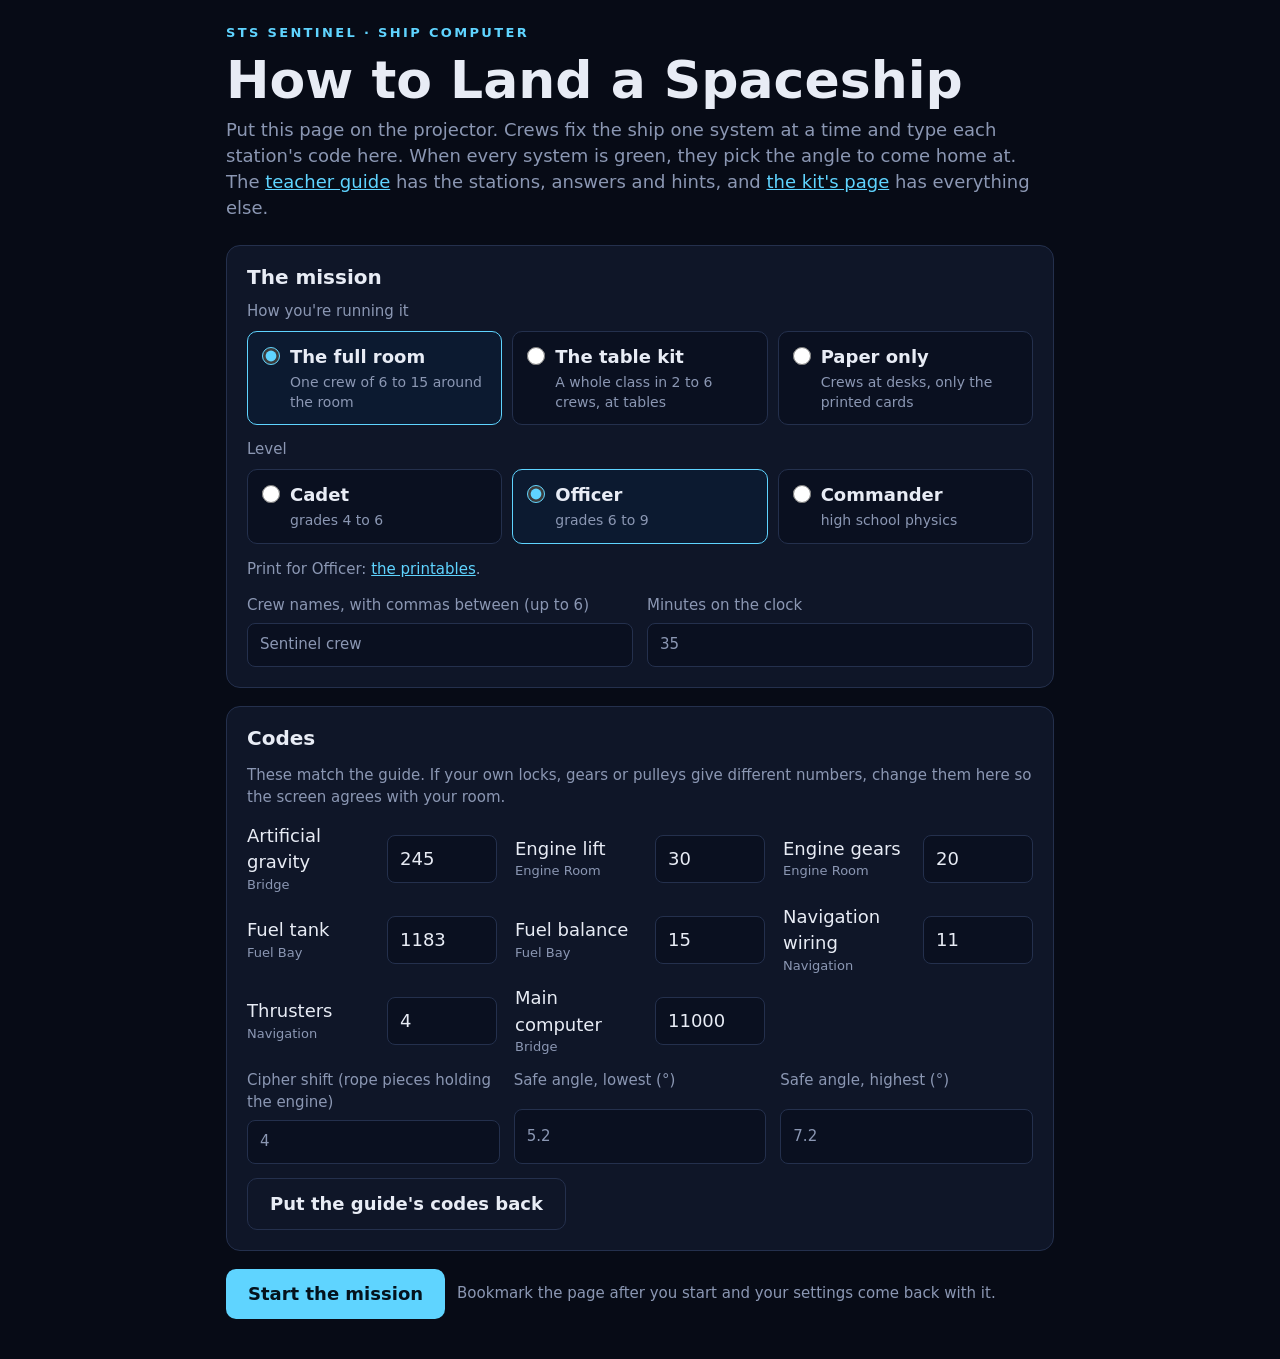
<file: ship/index.html>
<!doctype html>
<html lang="en">
<head>
<meta charset="utf-8">
<meta name="viewport" content="width=device-width, initial-scale=1">
<title>Ship Computer · How to Land a Spaceship</title>
<meta name="description" content="The ship computer for How to Land a Spaceship, a free physics escape room: put it on the projector and crews type their codes to bring the StS Sentinel home.">
<style>
:root { --bg: #070b16; --panel: #0f1628; --line: #24304d; --ink: #e8ecf5; --dim: #8b97b3; --red: #ff4d5e; --green: #3ee08a; --amber: #ffc24a; --cyan: #5fd4ff; }
* { box-sizing: border-box; }
html, body { margin: 0; background: var(--bg); color: var(--ink); font: 18px/1.45 system-ui, -apple-system, "Segoe UI", Roboto, sans-serif; }
body { min-height: 100vh; }
button, input { font: inherit; color: inherit; }
button { cursor: pointer; }
[hidden] { display: none !important; }
a { color: var(--cyan); }
.wrap { max-width: 1280px; margin: 0 auto; padding: 24px 16px 40px; }
h1, h2, h3 { margin: 0; line-height: 1.15; }
.kicker { color: var(--cyan); letter-spacing: .18em; text-transform: uppercase; font-size: 13px; font-weight: 700; }
.btn { background: var(--cyan); color: #04121c; border: 0; border-radius: 10px; padding: 12px 22px; font-weight: 700; }
.btn.ghost { background: transparent; color: var(--ink); border: 1px solid var(--line); }
.btn:disabled { opacity: .45; cursor: default; }

/* setup */
#setup .wrap { max-width: 860px; }
#setup h1 { font-size: clamp(32px, 5vw, 52px); margin: 8px 0 6px; }
#setup p.lede { color: var(--dim); margin: 0 0 24px; }
.card { background: var(--panel); border: 1px solid var(--line); border-radius: 14px; padding: 20px; margin-bottom: 18px; }
.card h2 { font-size: 20px; margin-bottom: 12px; }
.fields { display: grid; grid-template-columns: repeat(auto-fit, minmax(180px, 1fr)); gap: 14px; }
label.f { display: grid; gap: 6px; color: var(--dim); font-size: 15px; }
input { background: #0a1020; border: 1px solid var(--line); border-radius: 8px; padding: 10px 12px; width: 100%; }
input:focus { outline: 2px solid var(--cyan); outline-offset: 1px; }
#codes { display: grid; grid-template-columns: repeat(auto-fit, minmax(240px, 1fr)); gap: 10px 18px; }
.code-row { display: grid; grid-template-columns: 1fr 110px; align-items: center; gap: 10px; }
.code-row small { display: block; color: var(--dim); font-size: 13px; }
.row { display: flex; gap: 12px; flex-wrap: wrap; align-items: center; }
.small { color: var(--dim); font-size: 15px; }
#resume { border-color: var(--amber); }
fieldset { border: 0; padding: 0; margin: 0 0 14px; min-width: 0; }
legend { color: var(--dim); font-size: 15px; margin-bottom: 8px; padding: 0; }
.choices { display: grid; grid-template-columns: repeat(auto-fit, minmax(190px, 1fr)); gap: 10px; }
.choice { position: relative; display: grid; gap: 2px; background: #0a1020; border: 1px solid var(--line); border-radius: 10px; padding: 12px 14px 12px 42px; cursor: pointer; }
.choice input { position: absolute; left: 14px; top: 15px; width: 18px; height: 18px; margin: 0; accent-color: var(--cyan); }
.choice small { color: var(--dim); font-size: 14px; }
.choice:has(input:checked) { border-color: var(--cyan); background: #0c1a30; }
.choice:has(input:focus-visible) { outline: 2px solid var(--cyan); outline-offset: 1px; }

/* mission */
.top { display: flex; justify-content: space-between; align-items: flex-end; gap: 16px; flex-wrap: wrap; margin-bottom: 18px; }
.top h1 { font-size: clamp(24px, 3vw, 36px); }
#clock { font: 700 clamp(56px, 9vw, 120px)/1 ui-monospace, "SF Mono", Menlo, monospace; letter-spacing: .02em; color: var(--ink); }
body.low #clock { color: var(--red); animation: blink 1s steps(2) infinite; }
body.low { background: radial-gradient(ellipse at center, #1a0710 0%, var(--bg) 70%); }
@keyframes blink { 50% { opacity: .35; } }
#progress { color: var(--dim); }
#panel { display: grid; grid-template-columns: repeat(auto-fit, minmax(220px, 1fr)); gap: 16px; }
.group { background: var(--panel); border: 1px solid var(--line); border-radius: 14px; padding: 14px; display: grid; gap: 10px; align-content: start; }
.group h3 { font-size: 13px; letter-spacing: .16em; text-transform: uppercase; color: var(--dim); }
.sys { display: grid; grid-template-columns: 22px 1fr; grid-template-rows: auto auto; column-gap: 12px; text-align: left; background: #0a1020; border: 1px solid var(--line); border-radius: 10px; padding: 14px; }
.sys b { font-size: 19px; } .sys small { grid-column: 2; color: var(--dim); font-size: 14px; }
.light { grid-row: span 2; width: 18px; height: 18px; border-radius: 50%; align-self: center; background: #333b52; }
.sys.red { border-color: rgba(255,77,94,.55); } .sys.red .light { background: var(--red); box-shadow: 0 0 14px var(--red); animation: blink 1.4s steps(2) infinite; }
.sys.green { border-color: rgba(62,224,138,.5); } .sys.green .light { background: var(--green); box-shadow: 0 0 14px var(--green); }
.sys.green small { color: var(--green); }
.sys.off { opacity: .45; cursor: default; }
.sys.flash { animation: flash .9s ease-out; }
@keyframes flash { from { background: rgba(62,224,138,.45); } to { background: #0a1020; } }
.sys.red:hover, .sys.red:focus-visible { background: #141c33; }
/* several crews: one lane each */
#panel.lanes { grid-template-columns: 1fr; gap: 12px; }
body.many #mission .wrap { max-width: 1800px; }
.lane { display: grid; grid-template-columns: clamp(150px, 12vw, 240px) 1fr; gap: 12px; align-items: center; background: var(--panel); border: 1px solid var(--line); border-radius: 14px; padding: 10px 12px; }
.lane.home { border-color: rgba(62,224,138,.5); }
.lane-name b { display: block; font-size: clamp(20px, 1.6vw, 30px); overflow-wrap: anywhere; } .lane-name small { color: var(--dim); font-size: 14px; }
.lane.home .lane-name small { color: var(--green); }
.lane-sys { display: grid; grid-template-columns: repeat(9, minmax(0, 1fr)); gap: 6px; }
.sys.mini { grid-template-columns: 1fr; grid-template-rows: auto auto auto; justify-items: center; text-align: center; padding: clamp(8px, 1.2vh, 18px) 4px; row-gap: 4px; }
.sys.mini .light { grid-row: auto; width: 14px; height: 14px; }
.sys.mini b { font-size: clamp(15px, 1.15vw, 22px); overflow-wrap: anywhere; } .sys.mini small { grid-column: auto; font-size: clamp(12px, .8vw, 15px); }
@media (max-width: 900px) { .lane { grid-template-columns: 1fr; } .lane-sys { grid-template-columns: repeat(5, minmax(0, 1fr)); } }
@media (max-width: 480px) { .lane-sys { grid-template-columns: repeat(3, minmax(0, 1fr)); } }
.tools { display: flex; gap: 10px; flex-wrap: wrap; margin-top: 22px; }
.keys { color: var(--dim); font-size: 14px; margin-top: 10px; }
kbd { border: 1px solid var(--line); border-radius: 4px; padding: 0 6px; font: 13px ui-monospace, Menlo, monospace; }

/* the code entry, over the panel */
.over { position: fixed; inset: 0; background: rgba(3,6,14,.78); display: grid; place-items: center; padding: 16px; z-index: 5; }
.dialog { background: var(--panel); border: 1px solid var(--line); border-radius: 16px; padding: 24px; width: min(640px, 100%); max-height: 92vh; overflow: auto; }
.dialog h2 { font-size: clamp(26px, 3.4vw, 38px); margin: 4px 0 10px; }
.dialog .ask { font-size: 21px; margin: 0 0 16px; }
#q-msg { font: 700 clamp(22px, 3.2vw, 34px)/1.3 ui-monospace, Menlo, monospace; letter-spacing: .2em; color: var(--amber); background: #0a1020; border: 1px dashed var(--amber); border-radius: 10px; padding: 14px; margin: 0 0 16px; word-break: break-word; }
#q-in { font: 700 40px ui-monospace, Menlo, monospace; text-align: center; letter-spacing: .15em; padding: 14px; }
.note { min-height: 1.5em; margin: 10px 0 0; } .note.bad { color: var(--red); }
#q-hints { margin: 14px 0 0; padding: 0; list-style: none; display: grid; gap: 8px; }
#q-hints li { background: #0a1020; border-left: 3px solid var(--amber); padding: 8px 12px; border-radius: 0 8px 8px 0; }
#q-hints b { color: var(--amber); margin-right: 6px; }
.dialog .row { margin-top: 16px; }
.shake { animation: shake .4s; }
@keyframes shake { 20%, 60% { transform: translateX(-10px); } 40%, 80% { transform: translateX(10px); } }
#paused, #timeout { text-align: center; }
#paused h2, #timeout h2 { font-size: clamp(36px, 6vw, 72px); }
#timeout h2 { color: var(--red); }
#announce { position: fixed; left: 50%; bottom: 28px; transform: translate(-50%, 30px); opacity: 0; background: var(--green); color: #032013; font-weight: 700; padding: 12px 22px; border-radius: 30px; transition: .3s; z-index: 6; }
#announce.on { opacity: 1; transform: translate(-50%, 0); }

/* re-entry */
#flight { position: fixed; inset: 0; z-index: 7; background: #04070f; }
#sky { width: 100%; height: 100%; display: block; }
.flight-bar { position: absolute; left: 0; right: 0; bottom: 0; padding: 18px 16px 24px; text-align: center; background: linear-gradient(transparent, rgba(4,7,15,.9) 40%); }
#flight-note { font-size: 22px; margin: 0 auto 12px; max-width: 760px; }

/* done */
#done .wrap { max-width: 760px; text-align: center; padding-top: 48px; }
#done h1 { font-size: clamp(36px, 6vw, 64px); color: var(--green); margin: 10px 0; }
.stats { display: grid; grid-template-columns: repeat(auto-fit, minmax(150px, 1fr)); gap: 12px; margin: 26px 0; text-align: left; }
.stats div { background: var(--panel); border: 1px solid var(--line); border-radius: 12px; padding: 14px; }
.stats span { display: block; color: var(--dim); font-size: 14px; } .stats b { font-size: 24px; }
#done .row { justify-content: center; }
#d-many { width: 100%; border-collapse: collapse; margin: 26px 0; text-align: left; }
#d-many th, #d-many td { padding: 10px 12px; border-bottom: 1px solid var(--line); }
#d-many thead th { color: var(--dim); font-size: 14px; font-weight: 600; }
#d-many tbody th { font-size: 20px; }

@media (max-width: 560px) { html, body { font-size: 16px; } .code-row { grid-template-columns: 1fr 90px; } }
@media print {
  body { background: #fff; color: #000; } #setup, #mission, .over, #done .row { display: none !important; }
  #done h1 { color: #000; } #d-many th, #d-many td { color: #000; border-color: #999; } .stats div { background: #fff; border-color: #999; } .stats span { color: #444; }
}
/* (2026-11-07, WCAG 2.2.2 / 2.3.3) Reduced motion stops the loops. */
@media (prefers-reduced-motion: reduce) { body.low #clock, .sys.red .light { animation: none; } }
</style>
</head>
<body>

<section id="setup">
  <div class="wrap">
    <div class="kicker">StS Sentinel · ship computer</div>
    <h1>How to Land a Spaceship</h1>
    <p class="lede">Put this page on the projector. Crews fix the ship one system at a time and type each station's code here. When every system is green, they pick the angle to come home at. The <a href="../guide/">teacher guide</a> has the stations, answers and hints, and <a href="https://ethandavidmagalei.com/escape-room/">the kit's page</a> has everything else.</p>

    <div class="card" id="resume" hidden>
      <h2>A mission is still running</h2>
      <p class="small">It was saved in this browser with these settings. Pick it up where the crew left off, or set up a new one below.</p>
      <button class="btn" id="resume-go" type="button">Resume the mission</button>
    </div>

    <form id="setup-form">
      <div class="card">
        <h2>The mission</h2>
        <fieldset><legend>How you're running it</legend><div class="choices" id="f-mode"></div></fieldset>
        <fieldset><legend>Level</legend><div class="choices" id="f-level"></div></fieldset>
        <p class="small" id="level-print"></p>
        <div class="fields">
          <label class="f">Crew names, with commas between (up to 6)<input id="f-crew" maxlength="160" autocomplete="off"></label>
          <label class="f">Minutes on the clock<input id="f-min" type="number" min="5" max="120" step="1"></label>
        </div>
      </div>
      <div class="card">
        <h2>Codes</h2>
        <p class="small">These match the guide. If your own locks, gears or pulleys give different numbers, change them here so the screen agrees with your room.</p>
        <div id="codes"></div>
        <div class="fields" style="margin-top:14px">
          <label class="f">Cipher shift (rope pieces holding the engine)<input id="f-shift" type="number" min="1" max="25" step="1"></label>
          <label class="f">Safe angle, lowest (°)<input id="f-lo" type="number" min="0.1" max="89" step="0.1"></label>
          <label class="f">Safe angle, highest (°)<input id="f-hi" type="number" min="0.1" max="89" step="0.1"></label>
        </div>
        <div class="row" style="margin-top:14px"><button class="btn ghost" id="reset-codes" type="button">Put the guide's codes back</button></div>
      </div>
      <div class="row">
        <button class="btn" id="go" type="button">Start the mission</button>
        <span class="small">Bookmark the page after you start and your settings come back with it.</span>
      </div>
    </form>
  </div>
</section>

<section id="mission" hidden>
  <div class="wrap">
    <div class="top">
      <div>
        <div class="kicker">StS Sentinel · <span id="crew"></span> · <span id="level"></span></div>
        <h1>Bring the ship home</h1>
        <div id="progress"></div>
      </div>
      <div id="clock" aria-live="off">35:00</div>
    </div>
    <div id="panel"></div>
    <div class="tools">
      <button class="btn ghost" id="b-pause" type="button">Pause</button>
      <button class="btn ghost" id="b-plus" type="button">+5 minutes</button>
      <button class="btn ghost" id="b-mute" type="button" aria-pressed="false">Sound on</button>
      <button class="btn ghost" id="b-results" type="button" hidden>Show the results</button>
      <button class="btn ghost" id="b-setup" type="button">End mission</button>
    </div>
    <p class="keys"><kbd>P</kbd> pause · <kbd>H</kbd> hint · <kbd>F</kbd> full screen · <kbd>Esc</kbd> close</p>
  </div>

  <div class="over" id="entry" hidden>
    <form class="dialog" id="q-form" autocomplete="off">
      <div class="kicker" id="q-room"></div>
      <h2 id="q-name"></h2>
      <p class="ask" id="q-ask"></p>
      <p id="q-msg" hidden></p>
      <input id="q-in" aria-label="Code" maxlength="12">
      <p class="note" id="q-note" role="status"></p>
      <div class="row">
        <button class="btn" type="submit">Enter</button>
        <button class="btn ghost" id="q-hint" type="button">Hint 1 of 3 (H)</button>
        <button class="btn ghost" id="q-close" type="button">Close</button>
      </div>
      <ul id="q-hints"></ul>
    </form>
  </div>
  <div class="over" id="paused" hidden><div><h2>Paused</h2><p class="small">Press P to carry on.</p></div></div>
  <div class="over" id="timeout" hidden><div><h2>Signal lost</h2><p>The clock ran out before the Sentinel was home.</p><div class="row" style="justify-content:center"><button class="btn" id="timeout-plus" type="button">Give the crew 5 more minutes</button></div></div></div>
  <div id="announce" role="status"></div>

  <div id="flight" hidden>
    <canvas id="sky" aria-label="The Sentinel coming down through the atmosphere"></canvas>
    <div class="flight-bar"><p id="flight-note" role="status"></p><button class="btn" id="flight-again" type="button" hidden>Try another angle</button></div>
  </div>
</section>

<section id="done" hidden>
  <div class="wrap">
    <div class="kicker">Splashdown</div>
    <h1>The Sentinel is home</h1>
    <div id="d-one">
    <p>Every system came back online and <b id="d-crew"></b> brought the ship down safely.</p>
    <div class="stats">
      <div><span>Time</span><b id="d-time"></b></div>
      <div><span>Entry angle</span><b id="d-angle"></b></div>
      <div><span>Hints used</span><b id="d-hints"></b></div>
      <div><span>Landing</span><b id="d-tries"></b></div>
    </div>
    </div>
    <table id="d-many" hidden><thead><tr><th scope="col">Crew</th><th scope="col">Time</th><th scope="col">Angle</th><th scope="col">Hints</th><th scope="col">Landing</th></tr></thead><tbody id="d-rows"></tbody></table>
    <div class="row">
      <button class="btn" id="again" type="button">New mission</button>
      <button class="btn ghost" id="print" type="button">Print this</button>
    </div>
  </div>
</section>

<script src="ship.js"></script>
</body>
</html>
</file>
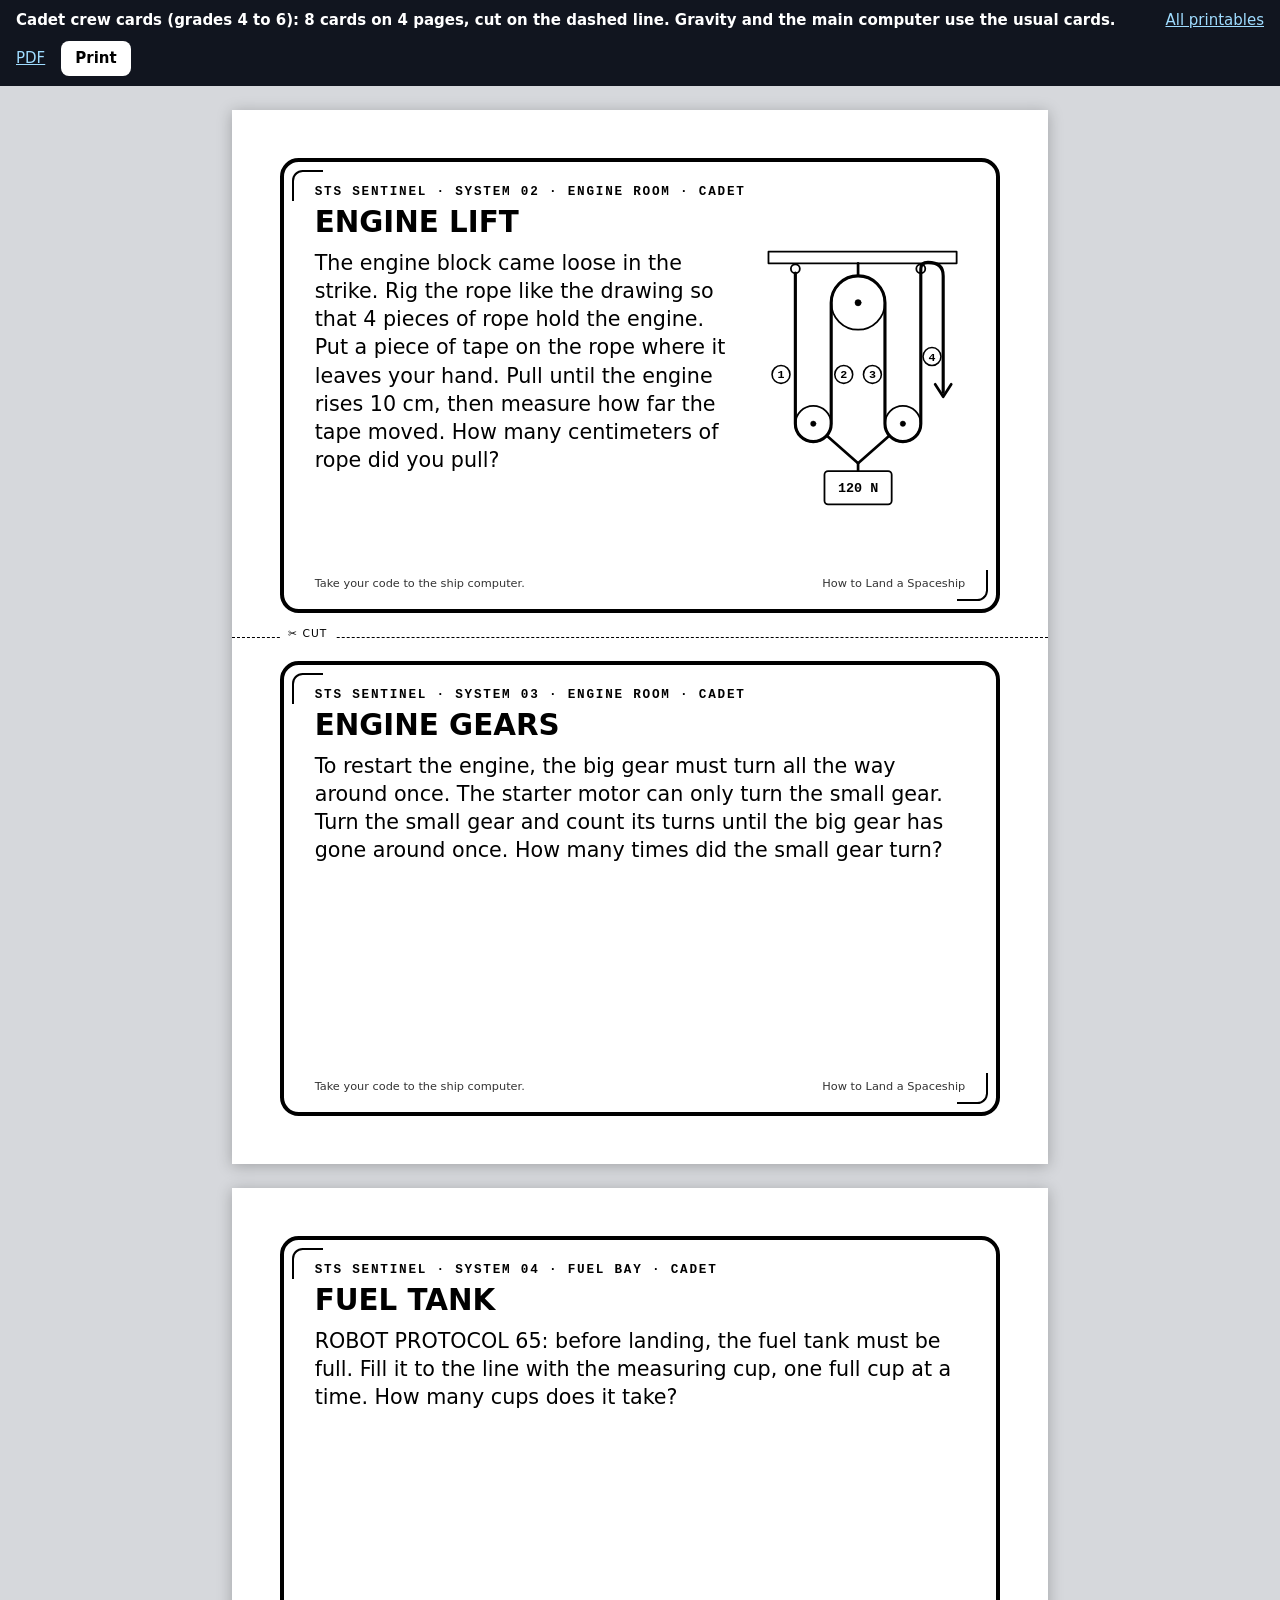
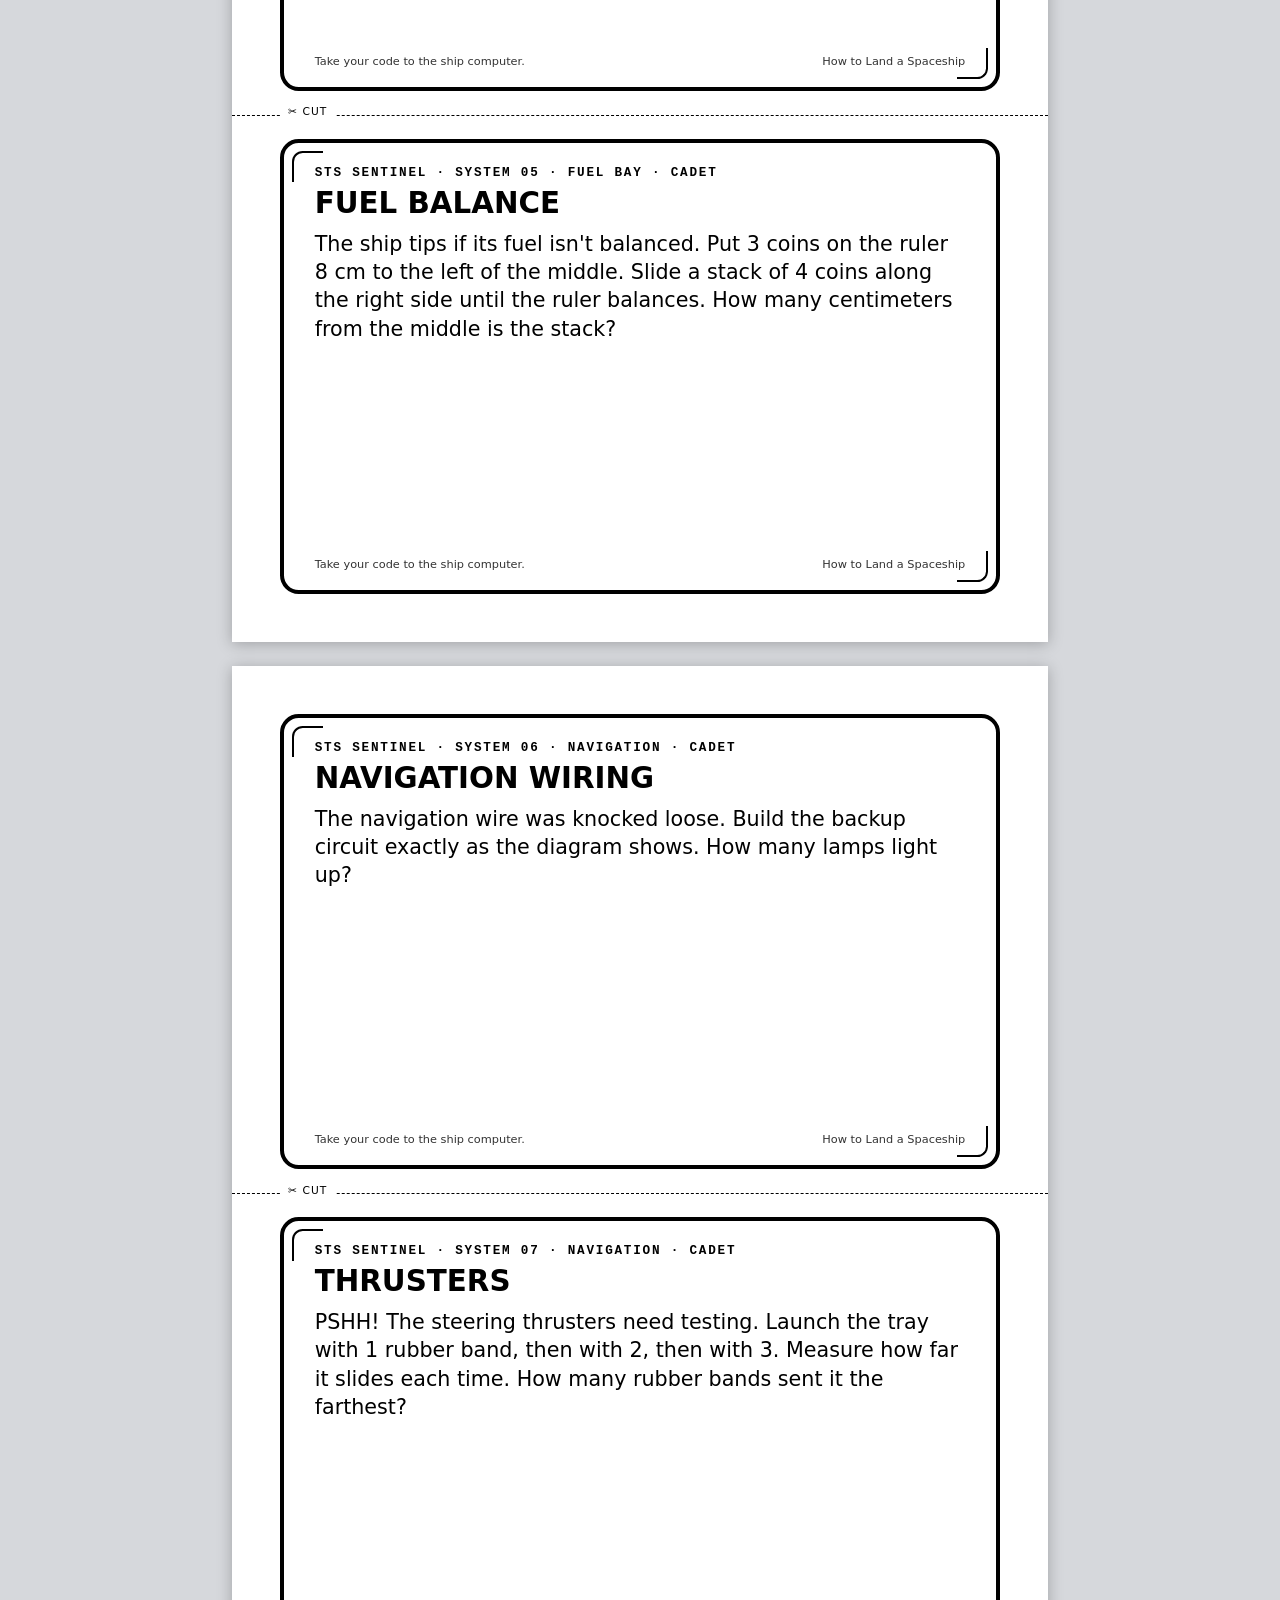
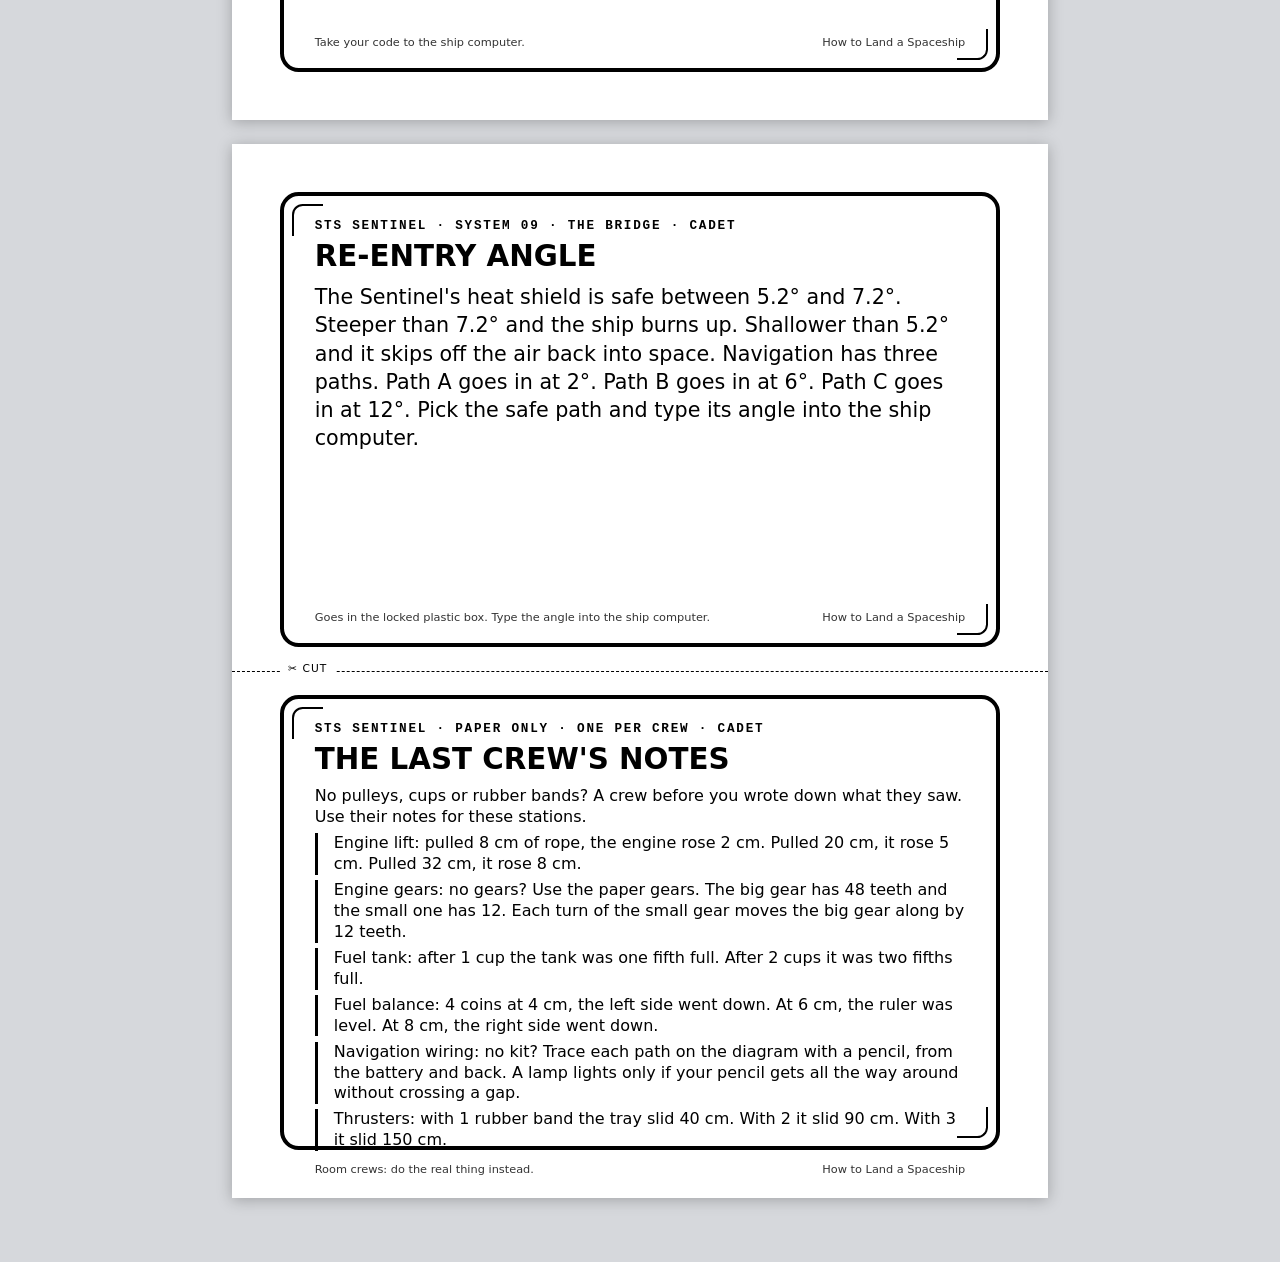
<file: print/cards-cadet.html>
<!doctype html>
<html lang="en">
<head>
<meta charset="utf-8">
<meta name="viewport" content="width=device-width, initial-scale=1">
<!-- Written by Website backend/notes/_docs/escape-room-tools/make-levels.mjs from LEVEL_STATIONS in the ship computer's script:
     change that, not this page. Each card's words are the guide's Cadet box for that station, word for word. -->
<title>Cadet Crew Cards · How to Land a Spaceship</title>
<meta name="description" content="The Cadet level crew cards (grades 4 to 6) for How to Land a Spaceship, a free physics escape room.">
<link rel="stylesheet" href="print.css">
<style>
@page { size: letter portrait; margin: 0; }
.card .frame { padding: .22in .32in .18in; }
.card h2 { font-size: 22pt; text-transform: uppercase; margin: 4pt 0 8pt; }
.card .cardtext { font-size: 15.5pt; line-height: 1.36; }
.card .withpic { display: flex; gap: .25in; align-items: flex-start; }
.card .withpic .cardtext { flex: 1; }
.card .withpic svg { width: 2.1in; flex: none; }
.card .notes { font-size: 12pt; line-height: 1.3; }
.card .notes .line { margin-top: 4pt; padding-left: 12pt; border-left: 2.5pt solid #000; }
</style>
</head>
<body>
<div class="bar"><b>Cadet crew cards (grades 4 to 6): 8 cards on 4 pages, cut on the dashed line. Gravity and the main computer use the usual cards.</b><a href="./">All printables</a><a href="../kit/cards-cadet.pdf">PDF</a><button type="button" data-print>Print</button></div>
<div class="sheet">
  <div class="half card" data-station="lift"><div class="frame">
    <div class="tag">StS Sentinel · System 02 · Engine Room · Cadet</div>
    <h2>Engine lift</h2>
    <div class="withpic">
      <div class="cardtext">The engine block came loose in the strike. Rig the rope like the drawing so that 4 pieces of rope hold the engine. Put a piece of tape on the rope where it leaves your hand. Pull until the engine rises 10 cm, then measure how far the tape moved. How many centimeters of rope did you pull?</div>
      <svg viewBox="80 10 450 580" fill="none" stroke="#000" stroke-linecap="round" stroke-linejoin="round" aria-label="The rope drawing: 4 pieces of rope hold the engine">
        <rect x="90" y="16" width="420" height="26" fill="#fff" stroke-width="4"/>
        <circle cx="150" cy="54" r="10" stroke-width="4"/><circle cx="430" cy="54" r="10" stroke-width="4"/>
        <path d="M290 42 V70" stroke-width="6"/>
        <circle cx="290" cy="130" r="60" fill="#fff" stroke-width="4"/><circle cx="290" cy="130" r="7" fill="#000"/>
        <path d="M190 400 L290 488 L390 400" stroke-width="6"/>
        <circle cx="190" cy="400" r="40" fill="#fff" stroke-width="4"/><circle cx="190" cy="400" r="6" fill="#000"/>
        <circle cx="390" cy="400" r="40" fill="#fff" stroke-width="4"/><circle cx="390" cy="400" r="6" fill="#000"/>
        <path d="M290 488 V506" stroke-width="6"/>
        <rect x="215" y="506" width="150" height="74" rx="8" fill="#fff" stroke-width="4"/>
        <text x="290" y="552" font-size="30" font-weight="700" text-anchor="middle" fill="#000" stroke="none">120 N</text>
        <path d="M150 64 V400 A40 40 0 0 0 230 400 V130 A60 60 0 0 1 350 130 V400 A40 40 0 0 0 430 400 V54 Q430 40 446 40 Q480 40 480 70 V330" stroke-width="7"/>
        <path d="M462 312 L480 340 L498 312" stroke-width="6"/>
        <g font-size="26" font-weight="700" text-anchor="middle">
          <circle cx="118" cy="290" r="20" fill="#fff" stroke-width="3.5"/><text x="118" y="299" fill="#000" stroke="none">1</text>
          <circle cx="258" cy="290" r="20" fill="#fff" stroke-width="3.5"/><text x="258" y="299" fill="#000" stroke="none">2</text>
          <circle cx="322" cy="290" r="20" fill="#fff" stroke-width="3.5"/><text x="322" y="299" fill="#000" stroke="none">3</text>
          <circle cx="455" cy="250" r="20" fill="#fff" stroke-width="3.5"/><text x="455" y="259" fill="#000" stroke="none">4</text>
        </g>
      </svg>
    </div>
    <div class="foot"><span>Take your code to the ship computer.</span><span>How to Land a Spaceship</span></div>
  </div></div>
  <div class="cut"><span>✂ CUT</span></div>
  <div class="half card" data-station="gears"><div class="frame">
    <div class="tag">StS Sentinel · System 03 · Engine Room · Cadet</div>
    <h2>Engine gears</h2>
    <div class="cardtext">To restart the engine, the big gear must turn all the way around once. The starter motor can only turn the small gear. Turn the small gear and count its turns until the big gear has gone around once. How many times did the small gear turn?</div>
    <div class="foot"><span>Take your code to the ship computer.</span><span>How to Land a Spaceship</span></div>
  </div></div>
</div>
<div class="sheet">
  <div class="half card" data-station="tank"><div class="frame">
    <div class="tag">StS Sentinel · System 04 · Fuel Bay · Cadet</div>
    <h2>Fuel tank</h2>
    <div class="cardtext">ROBOT PROTOCOL 65: before landing, the fuel tank must be full. Fill it to the line with the measuring cup, one full cup at a time. How many cups does it take?</div>
    <div class="foot"><span>Take your code to the ship computer.</span><span>How to Land a Spaceship</span></div>
  </div></div>
  <div class="cut"><span>✂ CUT</span></div>
  <div class="half card" data-station="balance"><div class="frame">
    <div class="tag">StS Sentinel · System 05 · Fuel Bay · Cadet</div>
    <h2>Fuel balance</h2>
    <div class="cardtext">The ship tips if its fuel isn't balanced. Put 3 coins on the ruler 8 cm to the left of the middle. Slide a stack of 4 coins along the right side until the ruler balances. How many centimeters from the middle is the stack?</div>
    <div class="foot"><span>Take your code to the ship computer.</span><span>How to Land a Spaceship</span></div>
  </div></div>
</div>
<div class="sheet">
  <div class="half card" data-station="wiring"><div class="frame">
    <div class="tag">StS Sentinel · System 06 · Navigation · Cadet</div>
    <h2>Navigation wiring</h2>
    <div class="cardtext">The navigation wire was knocked loose. Build the backup circuit exactly as the diagram shows. How many lamps light up?</div>
    <div class="foot"><span>Take your code to the ship computer.</span><span>How to Land a Spaceship</span></div>
  </div></div>
  <div class="cut"><span>✂ CUT</span></div>
  <div class="half card" data-station="thrusters"><div class="frame">
    <div class="tag">StS Sentinel · System 07 · Navigation · Cadet</div>
    <h2>Thrusters</h2>
    <div class="cardtext">PSHH! The steering thrusters need testing. Launch the tray with 1 rubber band, then with 2, then with 3. Measure how far it slides each time. How many rubber bands sent it the farthest?</div>
    <div class="foot"><span>Take your code to the ship computer.</span><span>How to Land a Spaceship</span></div>
  </div></div>
</div>
<div class="sheet">
  <div class="half card" data-station="reentry"><div class="frame">
    <div class="tag">StS Sentinel · System 09 · The Bridge · Cadet</div>
    <h2>Re-entry angle</h2>
    <div class="cardtext">The Sentinel's heat shield is safe between 5.2° and 7.2°. Steeper than 7.2° and the ship burns up. Shallower than 5.2° and it skips off the air back into space. Navigation has three paths. Path A goes in at 2°. Path B goes in at 6°. Path C goes in at 12°. Pick the safe path and type its angle into the ship computer.</div>
    <div class="foot"><span>Goes in the locked plastic box. Type the angle into the ship computer.</span><span>How to Land a Spaceship</span></div>
  </div></div>
  <div class="cut"><span>✂ CUT</span></div>
  <div class="half card" data-extra="cadet"><div class="frame">
    <div class="tag">StS Sentinel · Paper only · one per crew · Cadet</div>
    <h2>The last crew's notes</h2>
    <div class="notes"><div>No pulleys, cups or rubber bands? A crew before you wrote down what they saw. Use their notes for these stations.</div><div class="line">Engine lift: pulled 8 cm of rope, the engine rose 2 cm. Pulled 20 cm, it rose 5 cm. Pulled 32 cm, it rose 8 cm.</div><div class="line">Engine gears: no gears? Use the paper gears. The big gear has 48 teeth and the small one has 12. Each turn of the small gear moves the big gear along by 12 teeth.</div><div class="line">Fuel tank: after 1 cup the tank was one fifth full. After 2 cups it was two fifths full.</div><div class="line">Fuel balance: 4 coins at 4 cm, the left side went down. At 6 cm, the ruler was level. At 8 cm, the right side went down.</div><div class="line">Navigation wiring: no kit? Trace each path on the diagram with a pencil, from the battery and back. A lamp lights only if your pencil gets all the way around without crossing a gap.</div><div class="line">Thrusters: with 1 rubber band the tray slid 40 cm. With 2 it slid 90 cm. With 3 it slid 150 cm.</div></div>
    <div class="foot"><span>Room crews: do the real thing instead.</span><span>How to Land a Spaceship</span></div>
  </div></div>
</div>
<script>document.querySelectorAll('[data-print]').forEach(function(b){b.addEventListener('click',function(){window.print();});});</script>
</body>
</html>
</file>
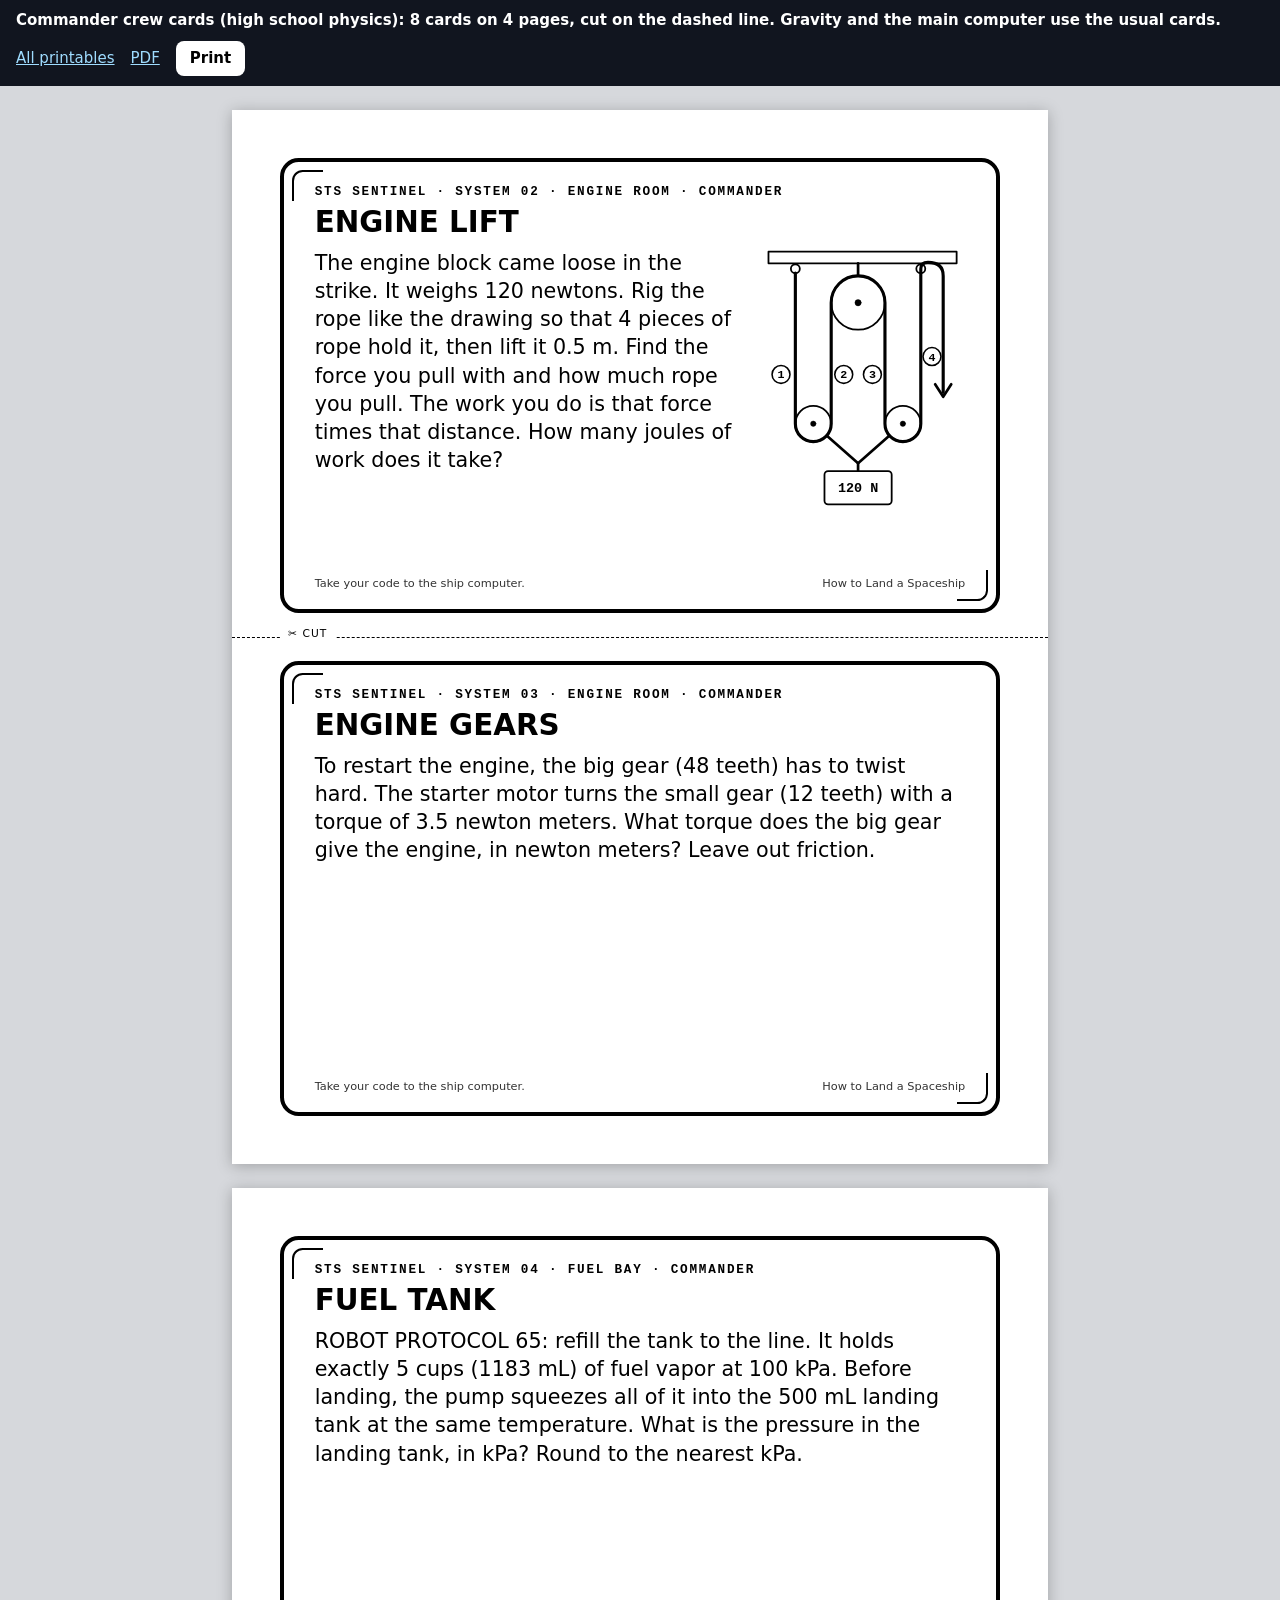
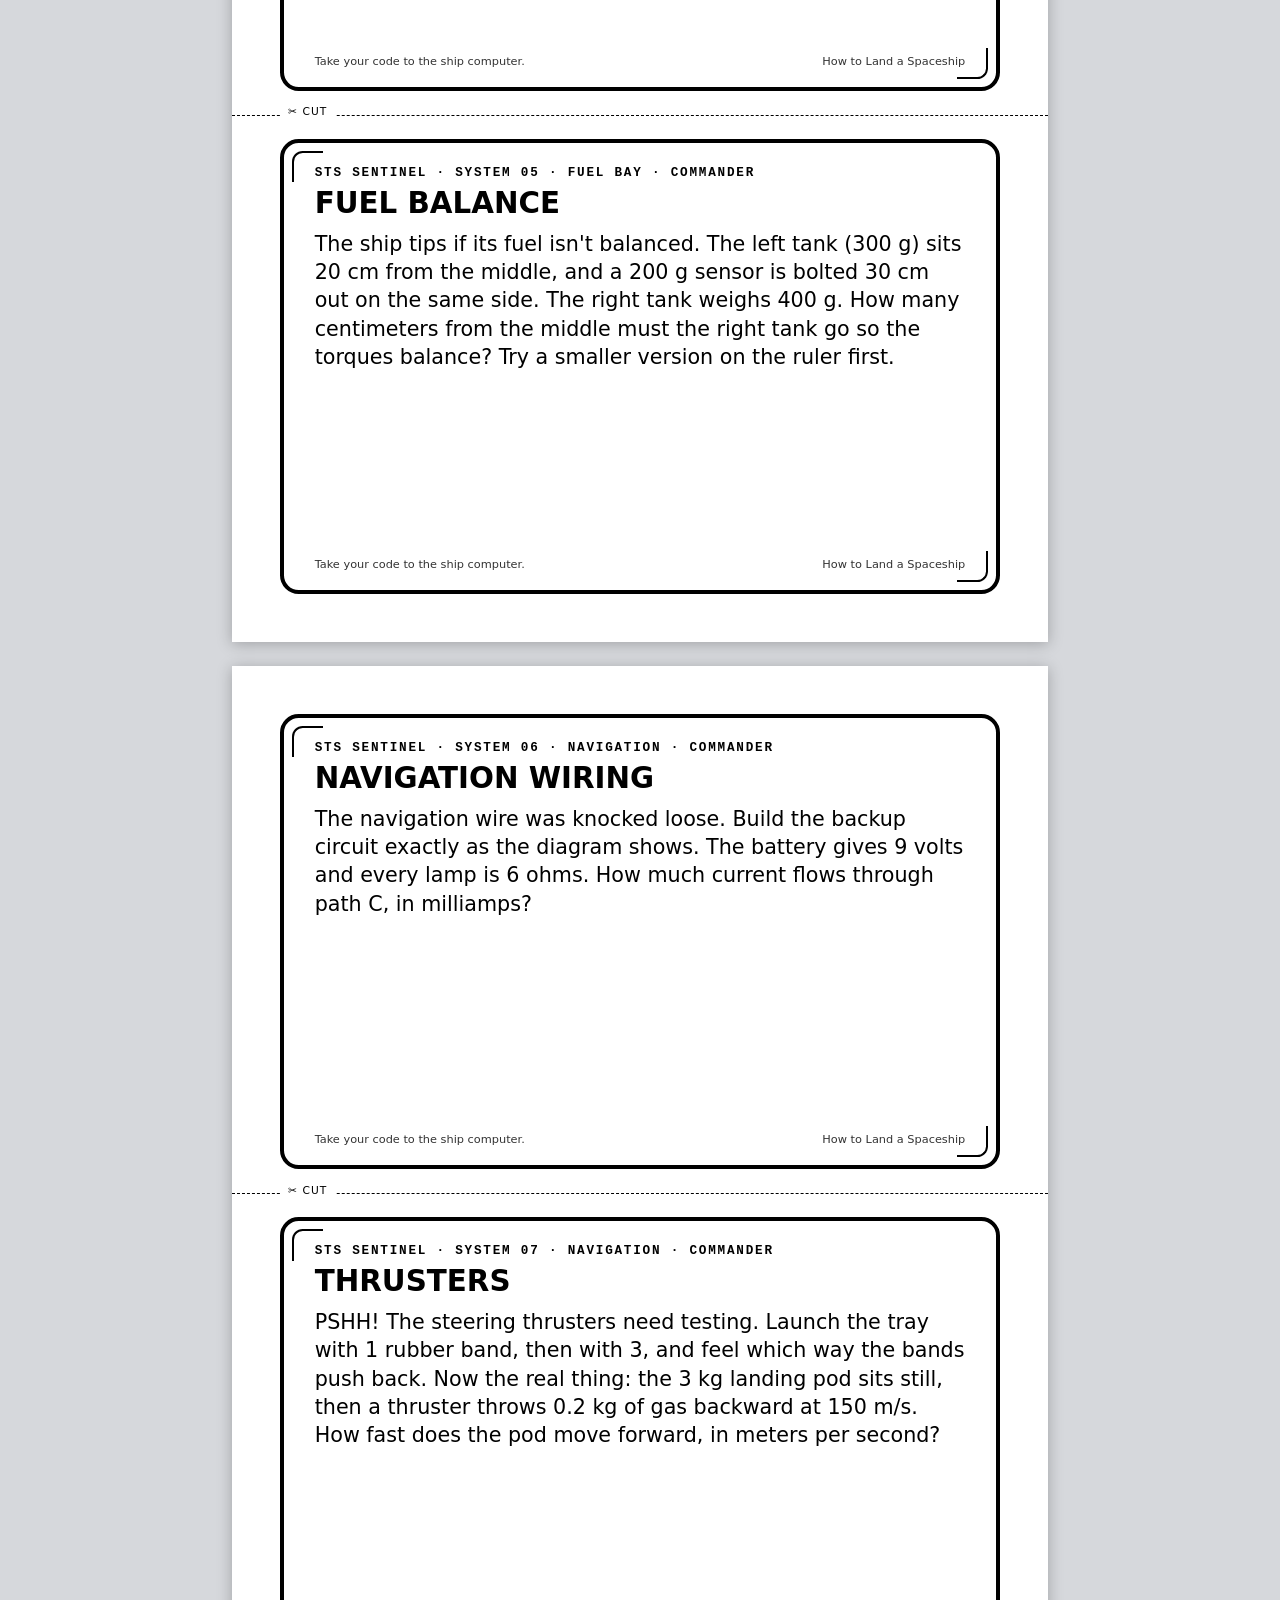
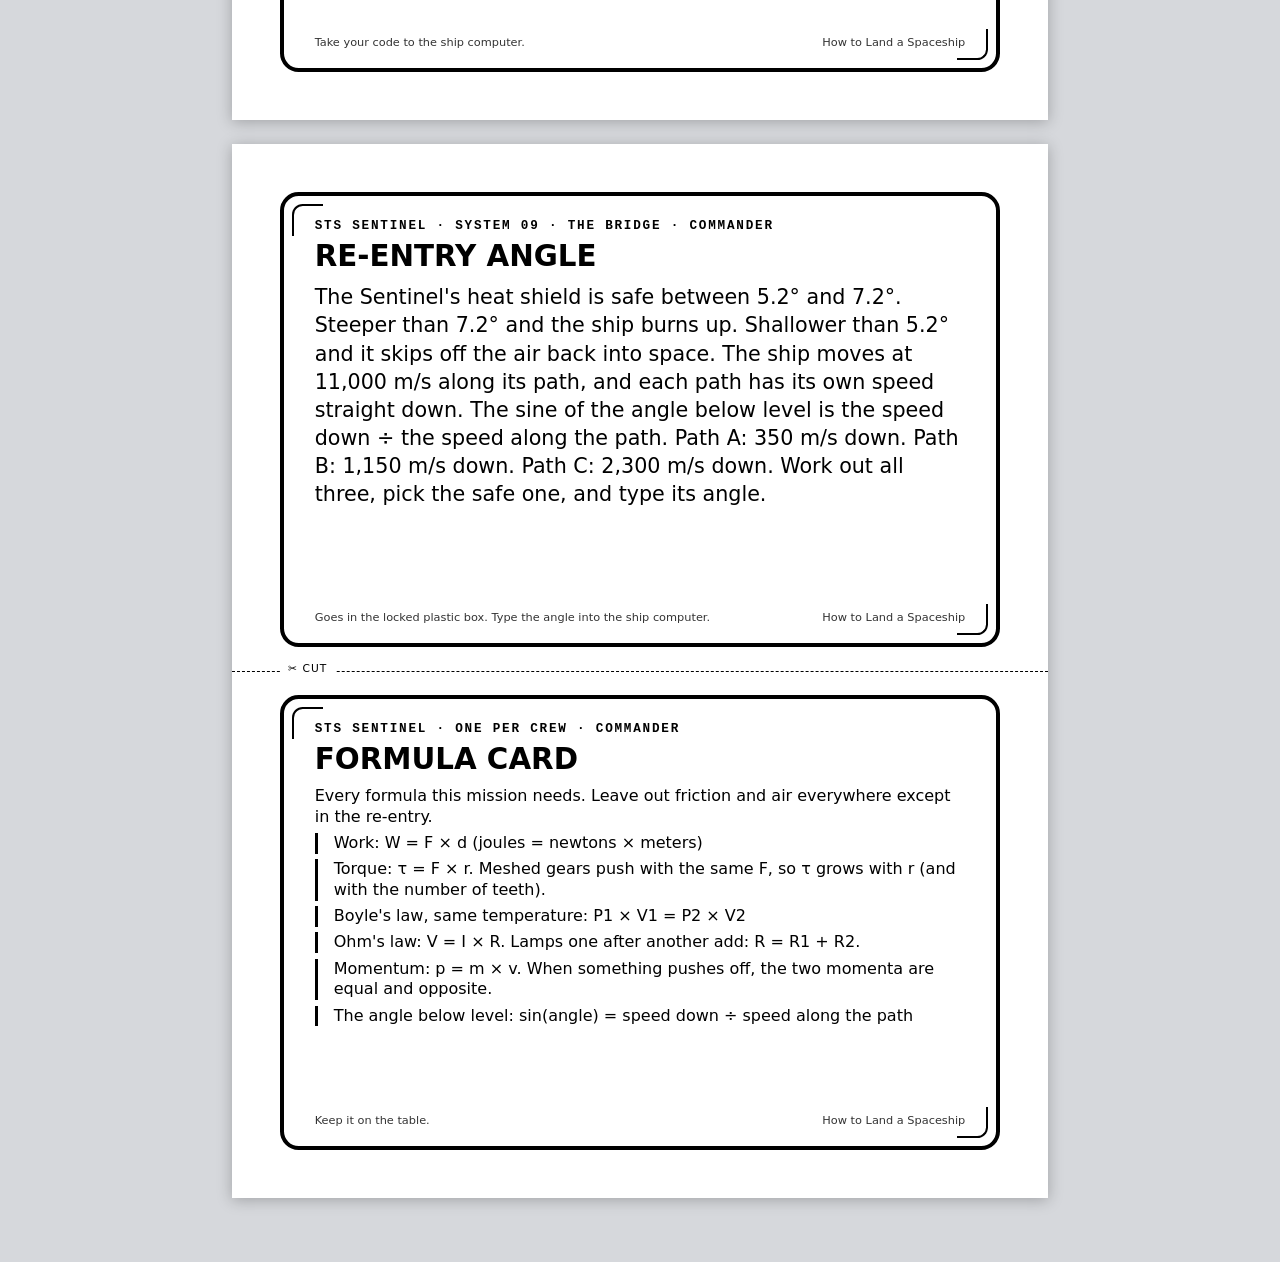
<file: print/cards-commander.html>
<!doctype html>
<html lang="en">
<head>
<meta charset="utf-8">
<meta name="viewport" content="width=device-width, initial-scale=1">
<!-- Written by Website backend/notes/_docs/escape-room-tools/make-levels.mjs from LEVEL_STATIONS in the ship computer's script:
     change that, not this page. Each card's words are the guide's Commander box for that station, word for word. -->
<title>Commander Crew Cards · How to Land a Spaceship</title>
<meta name="description" content="The Commander level crew cards (high school physics) for How to Land a Spaceship, a free physics escape room.">
<link rel="stylesheet" href="print.css">
<style>
@page { size: letter portrait; margin: 0; }
.card .frame { padding: .22in .32in .18in; }
.card h2 { font-size: 22pt; text-transform: uppercase; margin: 4pt 0 8pt; }
.card .cardtext { font-size: 15.5pt; line-height: 1.36; }
.card .withpic { display: flex; gap: .25in; align-items: flex-start; }
.card .withpic .cardtext { flex: 1; }
.card .withpic svg { width: 2.1in; flex: none; }
.card .notes { font-size: 12pt; line-height: 1.3; }
.card .notes .line { margin-top: 4pt; padding-left: 12pt; border-left: 2.5pt solid #000; }
</style>
</head>
<body>
<div class="bar"><b>Commander crew cards (high school physics): 8 cards on 4 pages, cut on the dashed line. Gravity and the main computer use the usual cards.</b><a href="./">All printables</a><a href="../kit/cards-commander.pdf">PDF</a><button type="button" data-print>Print</button></div>
<div class="sheet">
  <div class="half card" data-station="lift"><div class="frame">
    <div class="tag">StS Sentinel · System 02 · Engine Room · Commander</div>
    <h2>Engine lift</h2>
    <div class="withpic">
      <div class="cardtext">The engine block came loose in the strike. It weighs 120 newtons. Rig the rope like the drawing so that 4 pieces of rope hold it, then lift it 0.5 m. Find the force you pull with and how much rope you pull. The work you do is that force times that distance. How many joules of work does it take?</div>
      <svg viewBox="80 10 450 580" fill="none" stroke="#000" stroke-linecap="round" stroke-linejoin="round" aria-label="The rope drawing: 4 pieces of rope hold the engine">
        <rect x="90" y="16" width="420" height="26" fill="#fff" stroke-width="4"/>
        <circle cx="150" cy="54" r="10" stroke-width="4"/><circle cx="430" cy="54" r="10" stroke-width="4"/>
        <path d="M290 42 V70" stroke-width="6"/>
        <circle cx="290" cy="130" r="60" fill="#fff" stroke-width="4"/><circle cx="290" cy="130" r="7" fill="#000"/>
        <path d="M190 400 L290 488 L390 400" stroke-width="6"/>
        <circle cx="190" cy="400" r="40" fill="#fff" stroke-width="4"/><circle cx="190" cy="400" r="6" fill="#000"/>
        <circle cx="390" cy="400" r="40" fill="#fff" stroke-width="4"/><circle cx="390" cy="400" r="6" fill="#000"/>
        <path d="M290 488 V506" stroke-width="6"/>
        <rect x="215" y="506" width="150" height="74" rx="8" fill="#fff" stroke-width="4"/>
        <text x="290" y="552" font-size="30" font-weight="700" text-anchor="middle" fill="#000" stroke="none">120 N</text>
        <path d="M150 64 V400 A40 40 0 0 0 230 400 V130 A60 60 0 0 1 350 130 V400 A40 40 0 0 0 430 400 V54 Q430 40 446 40 Q480 40 480 70 V330" stroke-width="7"/>
        <path d="M462 312 L480 340 L498 312" stroke-width="6"/>
        <g font-size="26" font-weight="700" text-anchor="middle">
          <circle cx="118" cy="290" r="20" fill="#fff" stroke-width="3.5"/><text x="118" y="299" fill="#000" stroke="none">1</text>
          <circle cx="258" cy="290" r="20" fill="#fff" stroke-width="3.5"/><text x="258" y="299" fill="#000" stroke="none">2</text>
          <circle cx="322" cy="290" r="20" fill="#fff" stroke-width="3.5"/><text x="322" y="299" fill="#000" stroke="none">3</text>
          <circle cx="455" cy="250" r="20" fill="#fff" stroke-width="3.5"/><text x="455" y="259" fill="#000" stroke="none">4</text>
        </g>
      </svg>
    </div>
    <div class="foot"><span>Take your code to the ship computer.</span><span>How to Land a Spaceship</span></div>
  </div></div>
  <div class="cut"><span>✂ CUT</span></div>
  <div class="half card" data-station="gears"><div class="frame">
    <div class="tag">StS Sentinel · System 03 · Engine Room · Commander</div>
    <h2>Engine gears</h2>
    <div class="cardtext">To restart the engine, the big gear (48 teeth) has to twist hard. The starter motor turns the small gear (12 teeth) with a torque of 3.5 newton meters. What torque does the big gear give the engine, in newton meters? Leave out friction.</div>
    <div class="foot"><span>Take your code to the ship computer.</span><span>How to Land a Spaceship</span></div>
  </div></div>
</div>
<div class="sheet">
  <div class="half card" data-station="tank"><div class="frame">
    <div class="tag">StS Sentinel · System 04 · Fuel Bay · Commander</div>
    <h2>Fuel tank</h2>
    <div class="cardtext">ROBOT PROTOCOL 65: refill the tank to the line. It holds exactly 5 cups (1183 mL) of fuel vapor at 100 kPa. Before landing, the pump squeezes all of it into the 500 mL landing tank at the same temperature. What is the pressure in the landing tank, in kPa? Round to the nearest kPa.</div>
    <div class="foot"><span>Take your code to the ship computer.</span><span>How to Land a Spaceship</span></div>
  </div></div>
  <div class="cut"><span>✂ CUT</span></div>
  <div class="half card" data-station="balance"><div class="frame">
    <div class="tag">StS Sentinel · System 05 · Fuel Bay · Commander</div>
    <h2>Fuel balance</h2>
    <div class="cardtext">The ship tips if its fuel isn't balanced. The left tank (300 g) sits 20 cm from the middle, and a 200 g sensor is bolted 30 cm out on the same side. The right tank weighs 400 g. How many centimeters from the middle must the right tank go so the torques balance? Try a smaller version on the ruler first.</div>
    <div class="foot"><span>Take your code to the ship computer.</span><span>How to Land a Spaceship</span></div>
  </div></div>
</div>
<div class="sheet">
  <div class="half card" data-station="wiring"><div class="frame">
    <div class="tag">StS Sentinel · System 06 · Navigation · Commander</div>
    <h2>Navigation wiring</h2>
    <div class="cardtext">The navigation wire was knocked loose. Build the backup circuit exactly as the diagram shows. The battery gives 9 volts and every lamp is 6 ohms. How much current flows through path C, in milliamps?</div>
    <div class="foot"><span>Take your code to the ship computer.</span><span>How to Land a Spaceship</span></div>
  </div></div>
  <div class="cut"><span>✂ CUT</span></div>
  <div class="half card" data-station="thrusters"><div class="frame">
    <div class="tag">StS Sentinel · System 07 · Navigation · Commander</div>
    <h2>Thrusters</h2>
    <div class="cardtext">PSHH! The steering thrusters need testing. Launch the tray with 1 rubber band, then with 3, and feel which way the bands push back. Now the real thing: the 3 kg landing pod sits still, then a thruster throws 0.2 kg of gas backward at 150 m/s. How fast does the pod move forward, in meters per second?</div>
    <div class="foot"><span>Take your code to the ship computer.</span><span>How to Land a Spaceship</span></div>
  </div></div>
</div>
<div class="sheet">
  <div class="half card" data-station="reentry"><div class="frame">
    <div class="tag">StS Sentinel · System 09 · The Bridge · Commander</div>
    <h2>Re-entry angle</h2>
    <div class="cardtext">The Sentinel's heat shield is safe between 5.2° and 7.2°. Steeper than 7.2° and the ship burns up. Shallower than 5.2° and it skips off the air back into space. The ship moves at 11,000 m/s along its path, and each path has its own speed straight down. The sine of the angle below level is the speed down ÷ the speed along the path. Path A: 350 m/s down. Path B: 1,150 m/s down. Path C: 2,300 m/s down. Work out all three, pick the safe one, and type its angle.</div>
    <div class="foot"><span>Goes in the locked plastic box. Type the angle into the ship computer.</span><span>How to Land a Spaceship</span></div>
  </div></div>
  <div class="cut"><span>✂ CUT</span></div>
  <div class="half card" data-extra="commander"><div class="frame">
    <div class="tag">StS Sentinel · One per crew · Commander</div>
    <h2>Formula card</h2>
    <div class="notes"><div>Every formula this mission needs. Leave out friction and air everywhere except in the re-entry.</div><div class="line">Work: W = F × d (joules = newtons × meters)</div><div class="line">Torque: τ = F × r. Meshed gears push with the same F, so τ grows with r (and with the number of teeth).</div><div class="line">Boyle's law, same temperature: P1 × V1 = P2 × V2</div><div class="line">Ohm's law: V = I × R. Lamps one after another add: R = R1 + R2.</div><div class="line">Momentum: p = m × v. When something pushes off, the two momenta are equal and opposite.</div><div class="line">The angle below level: sin(angle) = speed down ÷ speed along the path</div></div>
    <div class="foot"><span>Keep it on the table.</span><span>How to Land a Spaceship</span></div>
  </div></div>
</div>
<script>document.querySelectorAll('[data-print]').forEach(function(b){b.addEventListener('click',function(){window.print();});});</script>
</body>
</html>
</file>
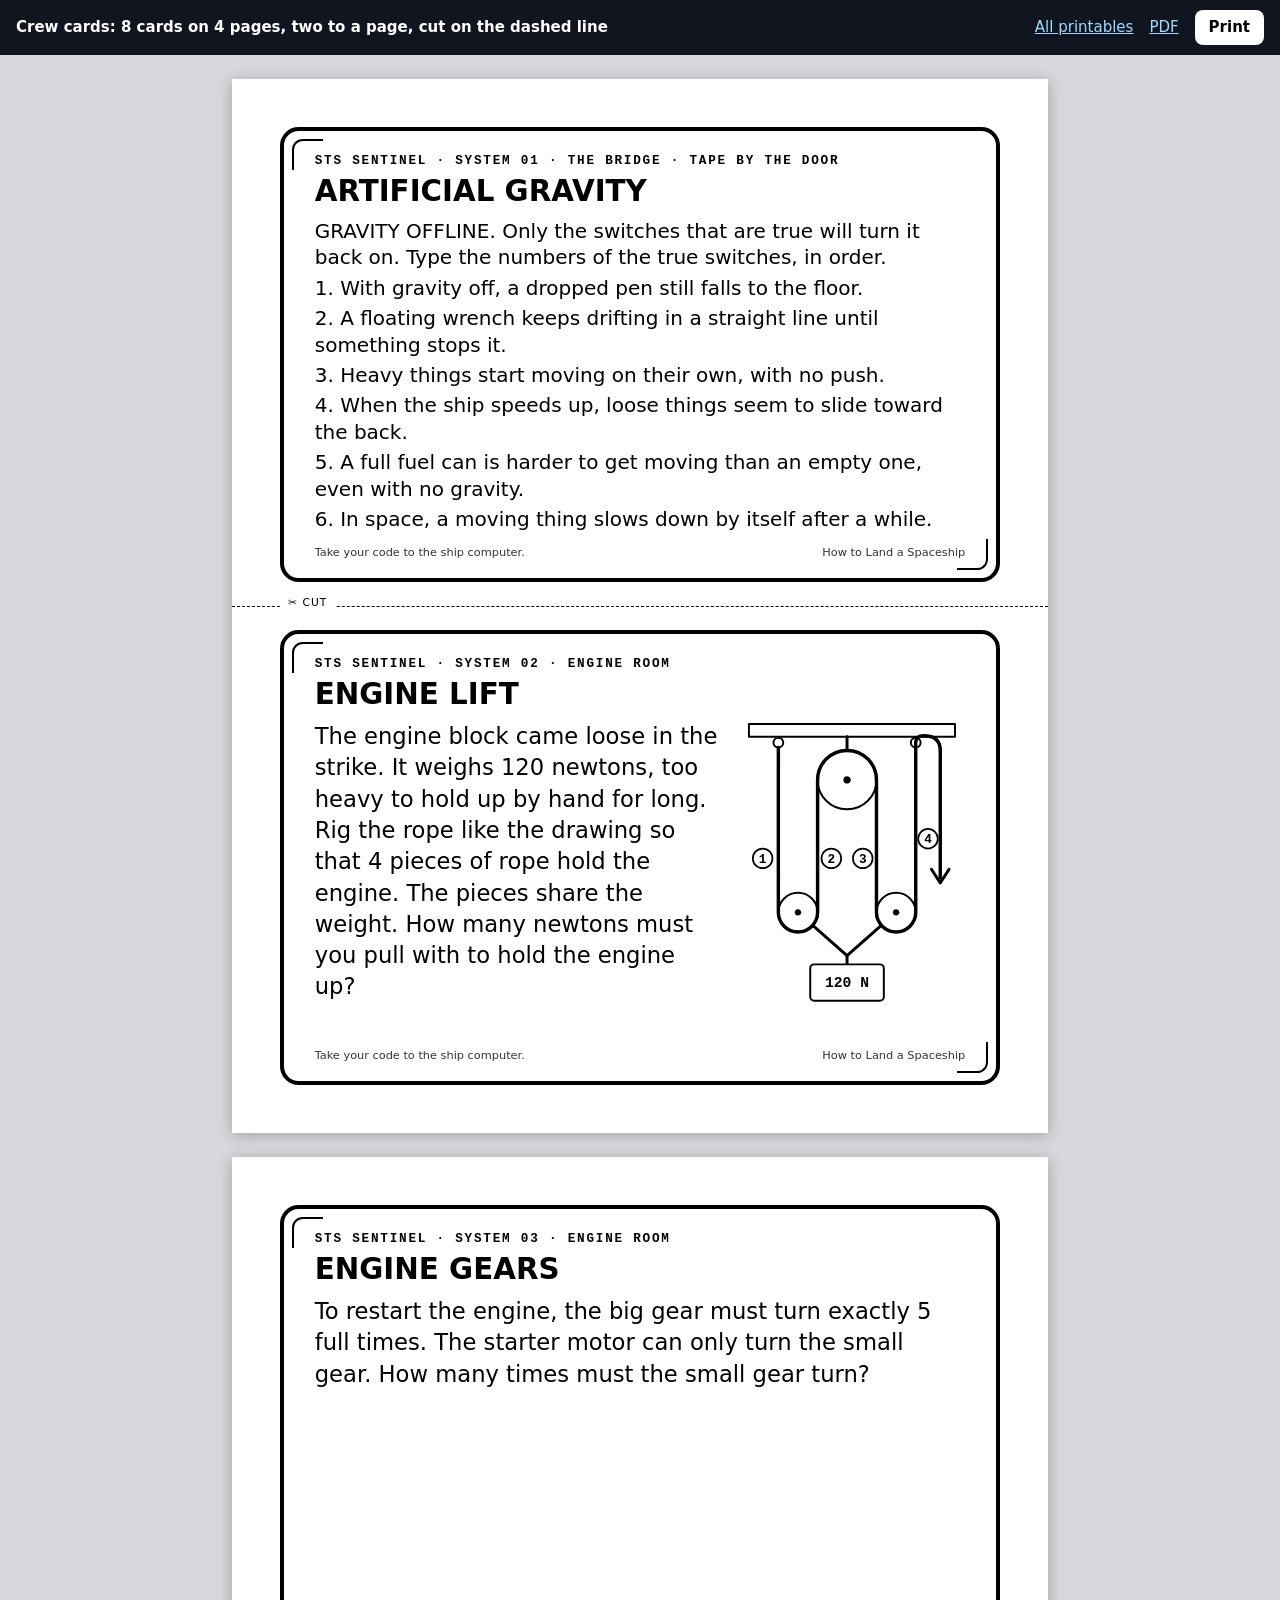
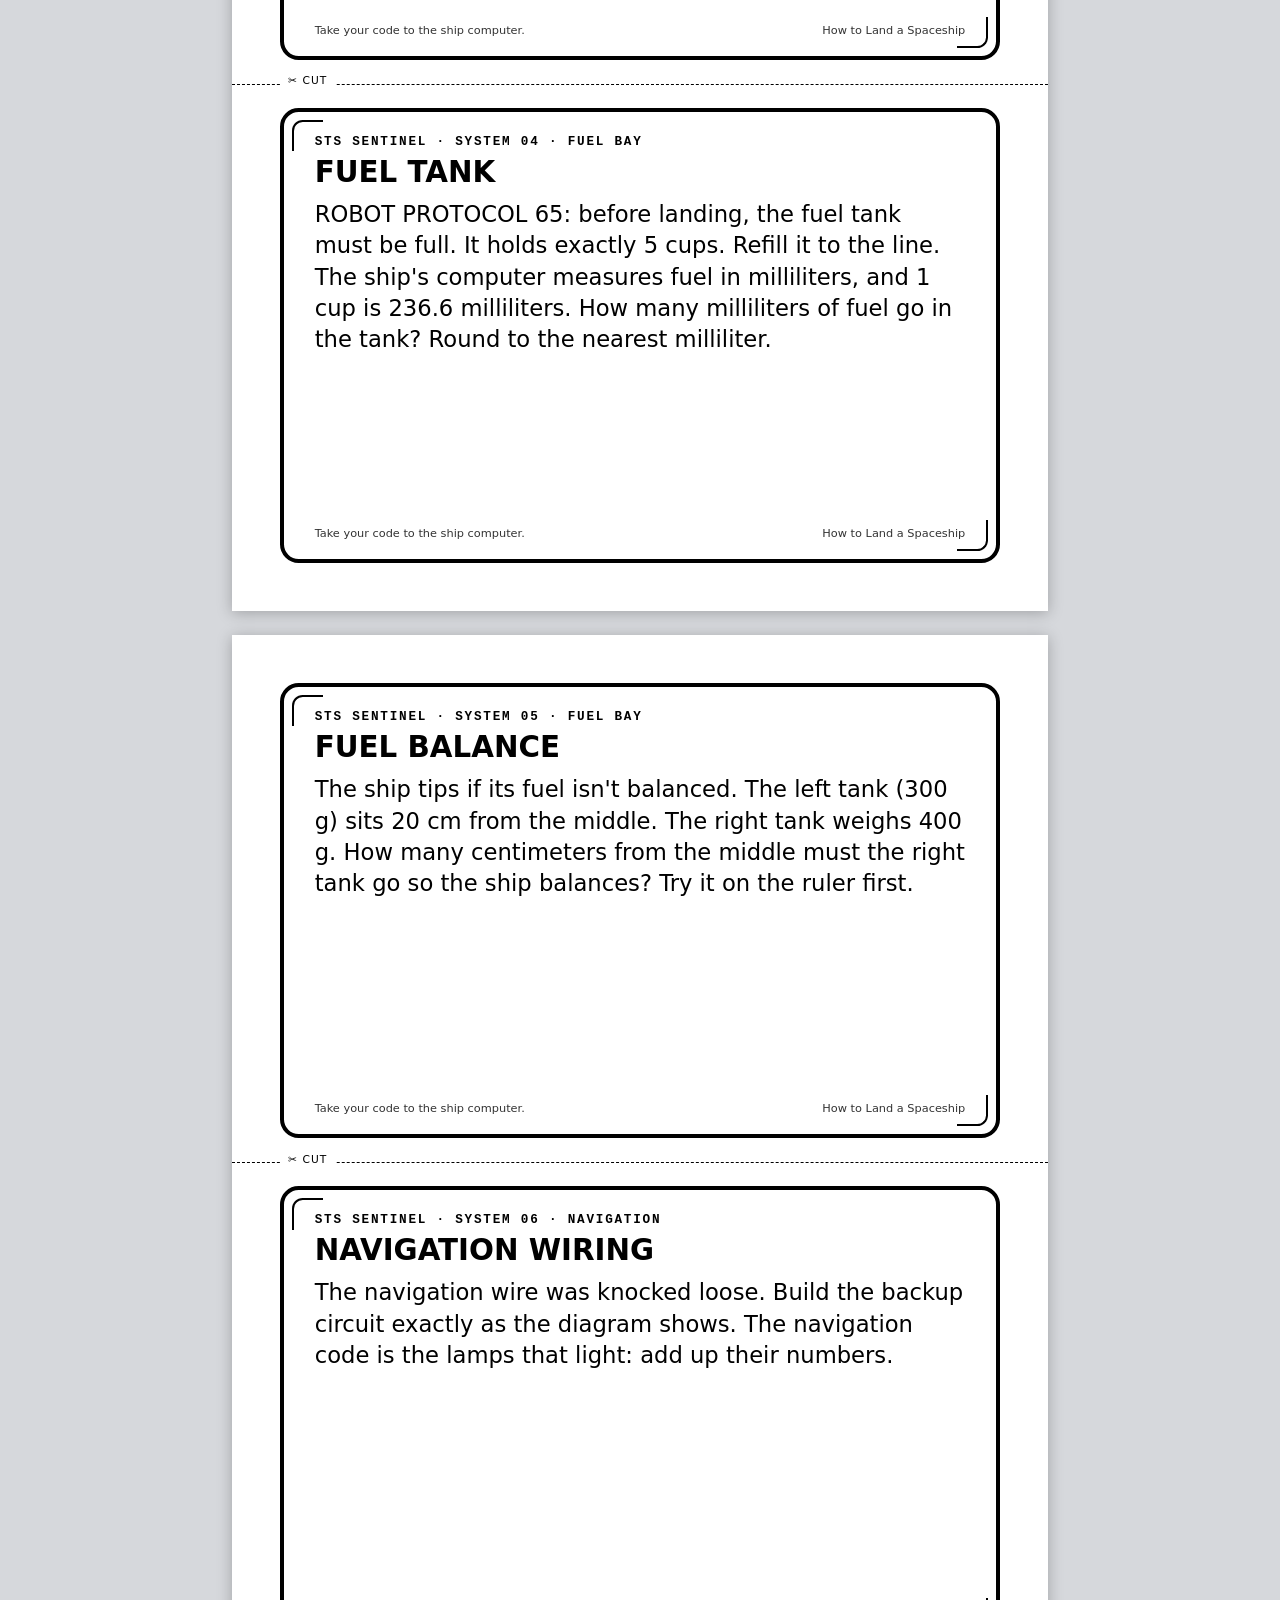
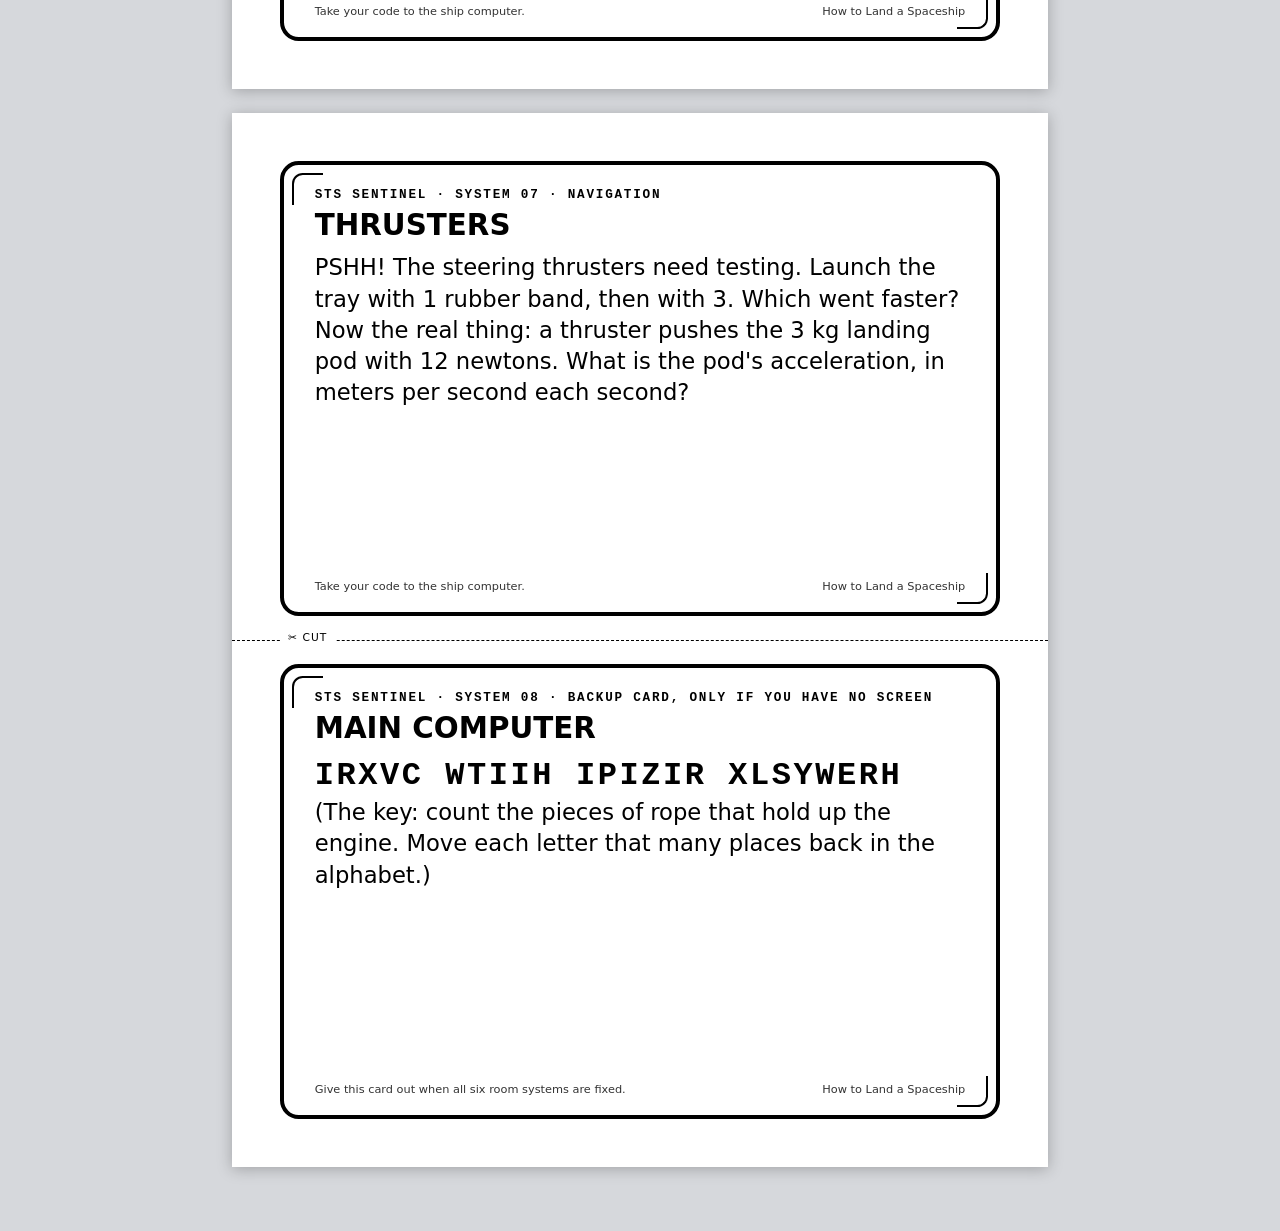
<file: print/cards.html>
<!doctype html>
<html lang="en">
<head>
<meta charset="utf-8">
<meta name="viewport" content="width=device-width, initial-scale=1">
<!-- Each card's words (.cardtext) are the shaded box
     for that station in the teacher guide (../guide/), word for word; tests/escape-room.test.mjs checks. The
     re-entry card is its own page (reentry.html) because it goes in the locked box. -->
<title>Crew Cards · How to Land a Spaceship</title>
<link rel="stylesheet" href="print.css">
<style>
@page { size: letter portrait; margin: 0; }
.card .frame { padding: .22in .32in .18in; }
.card h2 { font-size: 22pt; text-transform: uppercase; margin: 4pt 0 8pt; }
.card .cardtext { font-size: 17pt; line-height: 1.38; }
.card .cardtext.switches { font-size: 15pt; line-height: 1.32; }
.card .cardtext div { margin: 0; }
.card .cardtext.switches div + div { margin-top: 3pt; }
.card .withpic { display: flex; gap: .25in; align-items: flex-start; }
.card .withpic .cardtext { flex: 1; }
.card .withpic svg { width: 2.3in; flex: none; }
.card .big { font: 700 24pt/1.3 ui-monospace, Menlo, Consolas, "Courier New", monospace; letter-spacing: .08em; margin-bottom: 8pt; }
.card .write { height: 22pt; margin-top: 10pt; }
</style>
</head>
<body>
<div class="bar"><b>Crew cards: 8 cards on 4 pages, two to a page, cut on the dashed line</b><a href="./">All printables</a><a href="../kit/cards.pdf">PDF</a><button type="button" data-print>Print</button></div>

<div class="sheet">
  <div class="half card" data-station="gravity"><div class="frame">
    <div class="tag">StS Sentinel · System 01 · The Bridge · tape by the door</div>
    <h2>Artificial gravity</h2>
    <div class="cardtext switches"><div>GRAVITY OFFLINE. Only the switches that are true will turn it back on. Type the numbers of the true switches, in order.</div><div>1. With gravity off, a dropped pen still falls to the floor.</div><div>2. A floating wrench keeps drifting in a straight line until something stops it.</div><div>3. Heavy things start moving on their own, with no push.</div><div>4. When the ship speeds up, loose things seem to slide toward the back.</div><div>5. A full fuel can is harder to get moving than an empty one, even with no gravity.</div><div>6. In space, a moving thing slows down by itself after a while.</div></div>
    <div class="foot"><span>Take your code to the ship computer.</span><span>How to Land a Spaceship</span></div>
  </div></div>
  <div class="cut"><span>✂ CUT</span></div>
  <div class="half card" data-station="lift"><div class="frame">
    <div class="tag">StS Sentinel · System 02 · Engine Room</div>
    <h2>Engine lift</h2>
    <div class="withpic">
      <div class="cardtext">The engine block came loose in the strike. It weighs 120 newtons, too heavy to hold up by hand for long. Rig the rope like the drawing so that 4 pieces of rope hold the engine. The pieces share the weight. How many newtons must you pull with to hold the engine up?</div>
      <svg viewBox="80 10 450 580" fill="none" stroke="#000" stroke-linecap="round" stroke-linejoin="round" aria-label="The rope drawing: 4 pieces of rope hold the engine">
        <rect x="90" y="16" width="420" height="26" fill="#fff" stroke-width="4"/>
        <circle cx="150" cy="54" r="10" stroke-width="4"/><circle cx="430" cy="54" r="10" stroke-width="4"/>
        <path d="M290 42 V70" stroke-width="6"/>
        <circle cx="290" cy="130" r="60" fill="#fff" stroke-width="4"/><circle cx="290" cy="130" r="7" fill="#000"/>
        <path d="M190 400 L290 488 L390 400" stroke-width="6"/>
        <circle cx="190" cy="400" r="40" fill="#fff" stroke-width="4"/><circle cx="190" cy="400" r="6" fill="#000"/>
        <circle cx="390" cy="400" r="40" fill="#fff" stroke-width="4"/><circle cx="390" cy="400" r="6" fill="#000"/>
        <path d="M290 488 V506" stroke-width="6"/>
        <rect x="215" y="506" width="150" height="74" rx="8" fill="#fff" stroke-width="4"/>
        <text x="290" y="552" font-size="30" font-weight="700" text-anchor="middle" fill="#000" stroke="none">120 N</text>
        <path d="M150 64 V400 A40 40 0 0 0 230 400 V130 A60 60 0 0 1 350 130 V400 A40 40 0 0 0 430 400 V54 Q430 40 446 40 Q480 40 480 70 V330" stroke-width="7"/>
        <path d="M462 312 L480 340 L498 312" stroke-width="6"/>
        <g font-size="26" font-weight="700" text-anchor="middle">
          <circle cx="118" cy="290" r="20" fill="#fff" stroke-width="3.5"/><text x="118" y="299" fill="#000" stroke="none">1</text>
          <circle cx="258" cy="290" r="20" fill="#fff" stroke-width="3.5"/><text x="258" y="299" fill="#000" stroke="none">2</text>
          <circle cx="322" cy="290" r="20" fill="#fff" stroke-width="3.5"/><text x="322" y="299" fill="#000" stroke="none">3</text>
          <circle cx="455" cy="250" r="20" fill="#fff" stroke-width="3.5"/><text x="455" y="259" fill="#000" stroke="none">4</text>
        </g>
      </svg>
    </div>
    <div class="foot"><span>Take your code to the ship computer.</span><span>How to Land a Spaceship</span></div>
  </div></div>
</div>

<div class="sheet">
  <div class="half card" data-station="gears"><div class="frame">
    <div class="tag">StS Sentinel · System 03 · Engine Room</div>
    <h2>Engine gears</h2>
    <div class="cardtext">To restart the engine, the big gear must turn exactly 5 full times. The starter motor can only turn the small gear. How many times must the small gear turn?</div>
    <div class="foot"><span>Take your code to the ship computer.</span><span>How to Land a Spaceship</span></div>
  </div></div>
  <div class="cut"><span>✂ CUT</span></div>
  <div class="half card" data-station="tank"><div class="frame">
    <div class="tag">StS Sentinel · System 04 · Fuel Bay</div>
    <h2>Fuel tank</h2>
    <div class="cardtext">ROBOT PROTOCOL 65: before landing, the fuel tank must be full. It holds exactly 5 cups. Refill it to the line. The ship's computer measures fuel in milliliters, and 1 cup is 236.6 milliliters. How many milliliters of fuel go in the tank? Round to the nearest milliliter.</div>
    <div class="foot"><span>Take your code to the ship computer.</span><span>How to Land a Spaceship</span></div>
  </div></div>
</div>

<div class="sheet">
  <div class="half card" data-station="balance"><div class="frame">
    <div class="tag">StS Sentinel · System 05 · Fuel Bay</div>
    <h2>Fuel balance</h2>
    <div class="cardtext">The ship tips if its fuel isn't balanced. The left tank (300 g) sits 20 cm from the middle. The right tank weighs 400 g. How many centimeters from the middle must the right tank go so the ship balances? Try it on the ruler first.</div>
    <div class="foot"><span>Take your code to the ship computer.</span><span>How to Land a Spaceship</span></div>
  </div></div>
  <div class="cut"><span>✂ CUT</span></div>
  <div class="half card" data-station="wiring"><div class="frame">
    <div class="tag">StS Sentinel · System 06 · Navigation</div>
    <h2>Navigation wiring</h2>
    <div class="cardtext">The navigation wire was knocked loose. Build the backup circuit exactly as the diagram shows. The navigation code is the lamps that light: add up their numbers.</div>
    <div class="foot"><span>Take your code to the ship computer.</span><span>How to Land a Spaceship</span></div>
  </div></div>
</div>

<div class="sheet">
  <div class="half card" data-station="thrusters"><div class="frame">
    <div class="tag">StS Sentinel · System 07 · Navigation</div>
    <h2>Thrusters</h2>
    <div class="cardtext">PSHH! The steering thrusters need testing. Launch the tray with 1 rubber band, then with 3. Which went faster? Now the real thing: a thruster pushes the 3 kg landing pod with 12 newtons. What is the pod's acceleration, in meters per second each second?</div>
    <div class="foot"><span>Take your code to the ship computer.</span><span>How to Land a Spaceship</span></div>
  </div></div>
  <div class="cut"><span>✂ CUT</span></div>
  <div class="half card" data-station="computer"><div class="frame">
    <div class="tag">StS Sentinel · System 08 · Backup card, only if you have no screen</div>
    <h2>Main computer</h2>
    <div class="cardtext"><div class="big">IRXVC WTIIH IPIZIR XLSYWERH</div><div>(The key: count the pieces of rope that hold up the engine. Move each letter that many places back in the alphabet.)</div></div>
    <div class="foot"><span>Give this card out when all six room systems are fixed.</span><span>How to Land a Spaceship</span></div>
  </div></div>
</div>

<script>document.querySelectorAll('[data-print]').forEach(function(b){b.addEventListener('click',function(){window.print();});});</script>
</body>
</html>
</file>
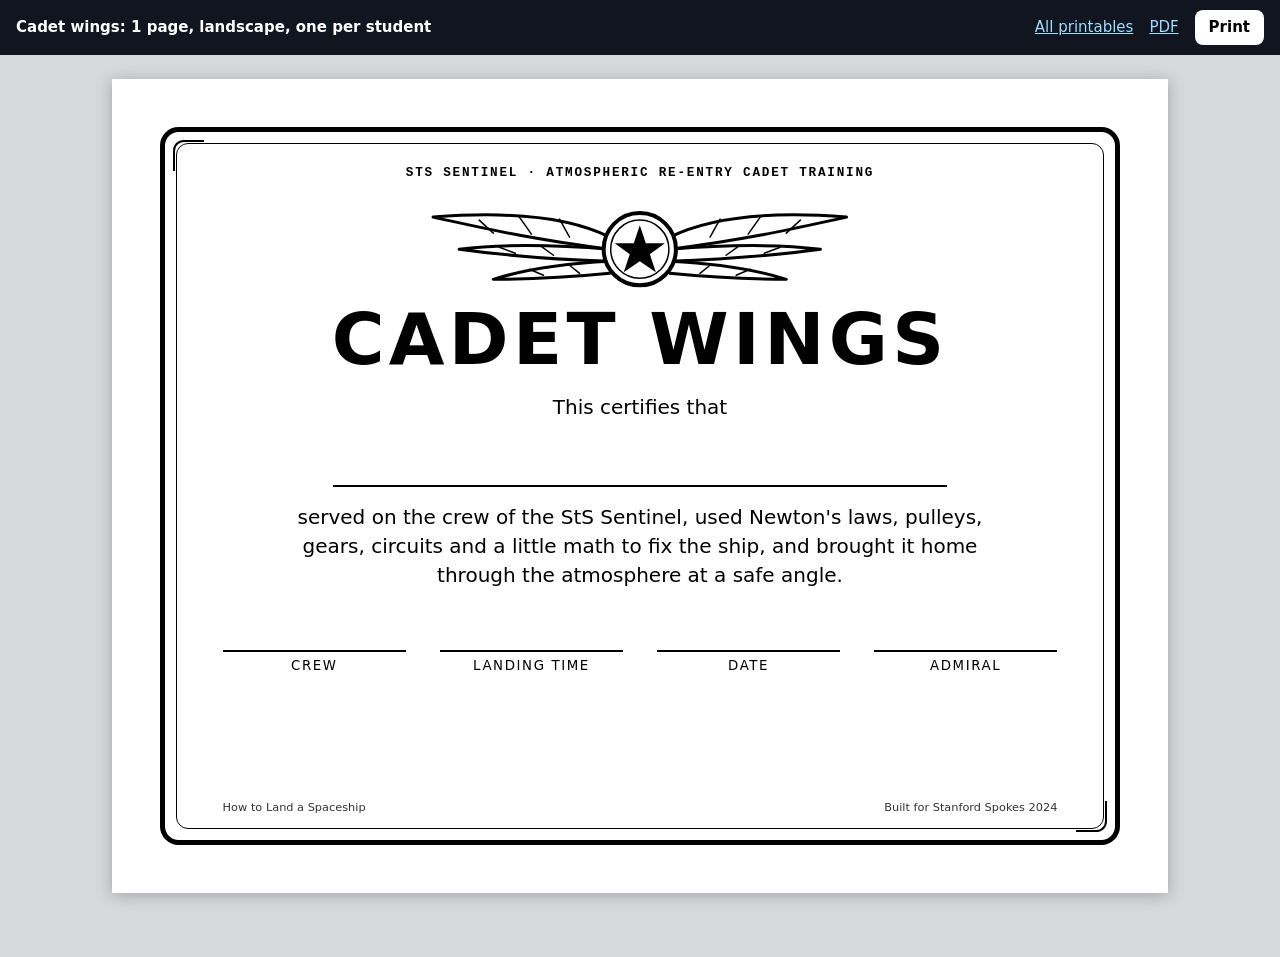
<file: print/certificate.html>
<!doctype html>
<html lang="en">
<head>
<meta charset="utf-8">
<meta name="viewport" content="width=device-width, initial-scale=1">
<!-- One per student, filled in by hand after the
     landing; the landing time is on the ship computer's last screen. -->
<title>Cadet Wings · How to Land a Spaceship</title>
<link rel="stylesheet" href="print.css">
<style>
@page { size: letter landscape; margin: 0; }
.cert .frame { border-width: 4pt; text-align: center; align-items: center; padding: .25in .6in; }
.cert .inner { position: absolute; inset: 8pt; border: 1pt solid #000; border-radius: 9pt; pointer-events: none; }
.cert svg { width: 4.6in; height: auto; margin-top: 4pt; }
.cert h1 { font-size: 54pt; letter-spacing: .06em; text-transform: uppercase; margin: 2pt 0 0; }
.cert .sub { font-size: 15pt; margin-top: 10pt; }
.cert .name { width: 6.4in; border-bottom: 1.5pt solid #000; height: 44pt; margin: 6pt auto 0; }
.cert .what { font-size: 15pt; max-width: 7.4in; margin: 12pt auto 0; line-height: 1.45; }
.cert .fields { display: flex; gap: .35in; justify-content: center; margin-top: 18pt; width: 100%; }
.cert .fields div { flex: 1; max-width: 2.6in; }
.cert .fields span { display: block; border-bottom: 1.5pt solid #000; height: 28pt; }
.cert .fields small { display: block; font-size: 10pt; letter-spacing: .12em; text-transform: uppercase; margin-top: 4pt; }
</style>
</head>
<body>
<div class="bar"><b>Cadet wings: 1 page, landscape, one per student</b><a href="./">All printables</a><a href="../kit/certificate.pdf">PDF</a><button type="button" data-print>Print</button></div>

<div class="sheet land cert"><div class="frame"><div class="inner"></div>
  <span class="tag" style="margin-top:6pt">StS Sentinel · Atmospheric re-entry cadet training</span>
  <svg viewBox="0 0 440 110" fill="none" stroke="#000" stroke-linecap="round" stroke-linejoin="round" aria-hidden="true">
    <g stroke-width="3">
      <path d="M190 50 C150 30 90 24 14 30 C60 40 110 52 190 62"/>
      <path d="M190 62 C140 58 90 56 40 62 C84 68 130 72 190 74"/>
      <path d="M190 74 C150 76 112 80 74 92 C114 92 150 90 190 86"/>
      <path d="M250 50 C290 30 350 24 426 30 C380 40 330 52 250 62"/>
      <path d="M250 62 C300 58 350 56 400 62 C356 68 310 72 250 74"/>
      <path d="M250 74 C290 76 328 80 366 92 C326 92 290 90 250 86"/>
      <path d="M60 33 L74 46 M100 30 L112 47 M140 32 L150 50 M80 60 L96 66 M120 58 L134 68 M110 82 L124 88 M150 78 L160 86" stroke-width="1.5"/>
      <path d="M380 33 L366 46 M340 30 L328 47 M300 32 L290 50 M360 60 L344 66 M320 58 L306 68 M330 82 L316 88 M290 78 L280 86" stroke-width="1.5"/>
    </g>
    <circle cx="220" cy="62" r="36" fill="#fff" stroke-width="4"/>
    <circle cx="220" cy="62" r="29" stroke-width="1.5"/>
    <path d="M220 38 L226 56 L245 56 L230 67 L236 85 L220 74 L204 85 L210 67 L195 56 L214 56 Z" fill="#000" stroke="none"/>
  </svg>
  <h1>Cadet wings</h1>
  <div class="sub">This certifies that</div>
  <div class="name"></div>
  <div class="what">served on the crew of the StS Sentinel, used Newton's laws, pulleys, gears, circuits and a little math to fix the ship, and brought it home through the atmosphere at a safe angle.</div>
  <div class="fields">
    <div><span></span><small>Crew</small></div>
    <div><span></span><small>Landing time</small></div>
    <div><span></span><small>Date</small></div>
    <div><span></span><small>Admiral</small></div>
  </div>
  <div class="foot" style="width:100%"><span>How to Land a Spaceship</span><span>Built for Stanford Spokes 2024</span></div>
</div></div>

<script>document.querySelectorAll('[data-print]').forEach(function(b){b.addEventListener('click',function(){window.print();});});</script>
</body>
</html>
</file>
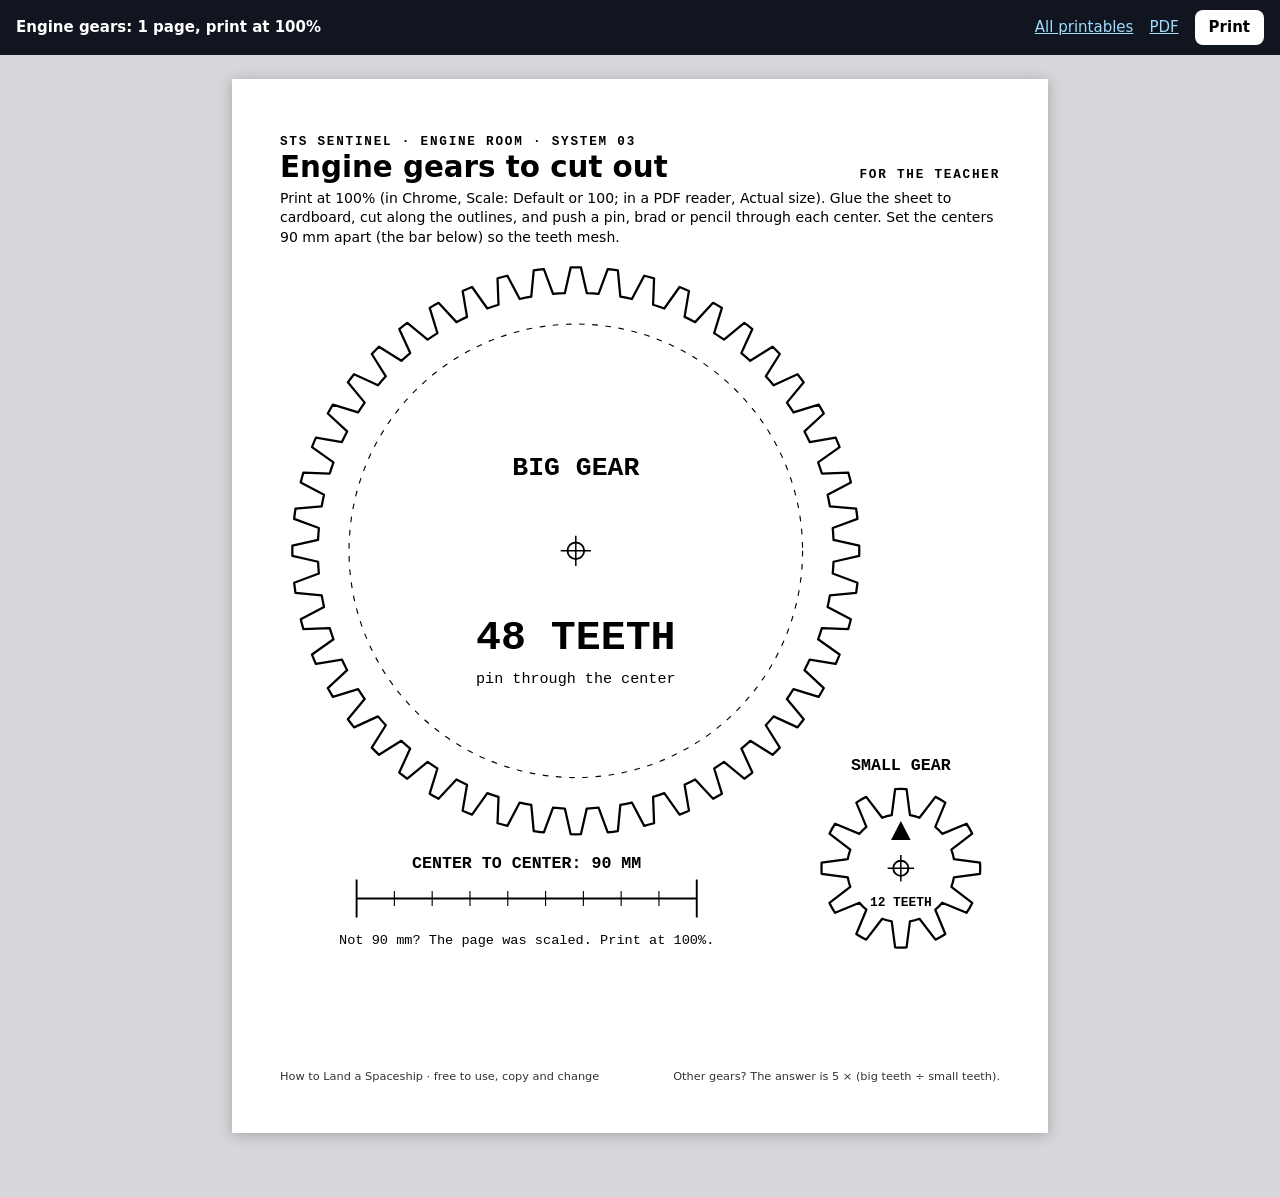
<file: print/gears.html>
<!doctype html>
<html lang="en">
<head>
<meta charset="utf-8">
<meta name="viewport" content="width=device-width, initial-scale=1">
<!-- The tooth counts (12 and 48) match the guide's
     Engine gears station and its answer (5 turns × 48 ÷ 12 = 20). Drawn to scale in millimeters: module 3,
     centers 90 mm apart. -->
<title>Gears to Cut Out · How to Land a Spaceship</title>
<link rel="stylesheet" href="print.css">
<style>
@page { size: letter portrait; margin: 0; }
.gears .head { display: flex; justify-content: space-between; align-items: flex-end; gap: 16pt; }
.gears h1 { font-size: 22pt; }
.gears p { margin: 4pt 0 0; font-size: 10.5pt; }
.gears svg { width: 190mm; height: 186mm; margin: 6pt auto 0; }
</style>
</head>
<body>
<div class="bar"><b>Engine gears: 1 page, print at 100%</b><a href="./">All printables</a><a href="../kit/gears.pdf">PDF</a><button type="button" data-print>Print</button></div>

<div class="sheet gears" data-station="gears">
  <div class="head"><div><span class="tag">StS Sentinel · Engine Room · System 03</span><h1>Engine gears to cut out</h1></div><span class="tag">For the teacher</span></div>
  <p>Print at 100% (in Chrome, Scale: Default or 100; in a PDF reader, Actual size). Glue the sheet to cardboard, cut along the outlines, and push a pin, brad or pencil through each center. Set the centers 90 mm apart (the bar below) so the teeth mesh.</p>
  <svg viewBox="0 0 190 186" fill="none" stroke="#000" stroke-linejoin="round">
    <path d="M75.10 9.81 L76.65 3.01 A75 75 0 0 1 79.35 3.01 L80.90 9.81 A68.25 68.25 0 0 1 84.02 10.02 L84.02 10.02 L86.45 3.48 A75 75 0 0 1 89.13 3.83 L89.78 10.77 A68.25 68.25 0 0 1 92.84 11.38 L92.84 11.38 L96.10 5.22 A75 75 0 0 1 98.71 5.92 L98.45 12.89 A68.25 68.25 0 0 1 101.41 13.89 L101.41 13.89 L105.45 8.20 A75 75 0 0 1 107.94 9.24 L106.78 16.11 A68.25 68.25 0 0 1 109.58 17.50 L109.58 17.50 L114.32 12.38 A75 75 0 0 1 116.66 13.73 L114.61 20.40 A68.25 68.25 0 0 1 117.21 22.14 L117.21 22.14 L122.58 17.69 A75 75 0 0 1 124.72 19.33 L121.81 25.67 A68.25 68.25 0 0 1 124.16 27.73 L124.16 27.73 L130.07 24.02 A75 75 0 0 1 131.98 25.93 L128.27 31.84 A68.25 68.25 0 0 1 130.33 34.19 L130.33 34.19 L136.67 31.28 A75 75 0 0 1 138.31 33.42 L133.86 38.79 A68.25 68.25 0 0 1 135.60 41.39 L135.60 41.39 L142.27 39.34 A75 75 0 0 1 143.62 41.68 L138.50 46.42 A68.25 68.25 0 0 1 139.89 49.22 L139.89 49.22 L146.76 48.06 A75 75 0 0 1 147.80 50.55 L142.11 54.59 A68.25 68.25 0 0 1 143.11 57.55 L143.11 57.55 L150.08 57.29 A75 75 0 0 1 150.78 59.90 L144.62 63.16 A68.25 68.25 0 0 1 145.23 66.22 L145.23 66.22 L152.17 66.87 A75 75 0 0 1 152.52 69.55 L145.98 71.98 A68.25 68.25 0 0 1 146.19 75.10 L146.19 75.10 L152.99 76.65 A75 75 0 0 1 152.99 79.35 L146.19 80.90 A68.25 68.25 0 0 1 145.98 84.02 L145.98 84.02 L152.52 86.45 A75 75 0 0 1 152.17 89.13 L145.23 89.78 A68.25 68.25 0 0 1 144.62 92.84 L144.62 92.84 L150.78 96.10 A75 75 0 0 1 150.08 98.71 L143.11 98.45 A68.25 68.25 0 0 1 142.11 101.41 L142.11 101.41 L147.80 105.45 A75 75 0 0 1 146.76 107.94 L139.89 106.78 A68.25 68.25 0 0 1 138.50 109.58 L138.50 109.58 L143.62 114.32 A75 75 0 0 1 142.27 116.66 L135.60 114.61 A68.25 68.25 0 0 1 133.86 117.21 L133.86 117.21 L138.31 122.58 A75 75 0 0 1 136.67 124.72 L130.33 121.81 A68.25 68.25 0 0 1 128.27 124.16 L128.27 124.16 L131.98 130.07 A75 75 0 0 1 130.07 131.98 L124.16 128.27 A68.25 68.25 0 0 1 121.81 130.33 L121.81 130.33 L124.72 136.67 A75 75 0 0 1 122.58 138.31 L117.21 133.86 A68.25 68.25 0 0 1 114.61 135.60 L114.61 135.60 L116.66 142.27 A75 75 0 0 1 114.32 143.62 L109.58 138.50 A68.25 68.25 0 0 1 106.78 139.89 L106.78 139.89 L107.94 146.76 A75 75 0 0 1 105.45 147.80 L101.41 142.11 A68.25 68.25 0 0 1 98.45 143.11 L98.45 143.11 L98.71 150.08 A75 75 0 0 1 96.10 150.78 L92.84 144.62 A68.25 68.25 0 0 1 89.78 145.23 L89.78 145.23 L89.13 152.17 A75 75 0 0 1 86.45 152.52 L84.02 145.98 A68.25 68.25 0 0 1 80.90 146.19 L80.90 146.19 L79.35 152.99 A75 75 0 0 1 76.65 152.99 L75.10 146.19 A68.25 68.25 0 0 1 71.98 145.98 L71.98 145.98 L69.55 152.52 A75 75 0 0 1 66.87 152.17 L66.22 145.23 A68.25 68.25 0 0 1 63.16 144.62 L63.16 144.62 L59.90 150.78 A75 75 0 0 1 57.29 150.08 L57.55 143.11 A68.25 68.25 0 0 1 54.59 142.11 L54.59 142.11 L50.55 147.80 A75 75 0 0 1 48.06 146.76 L49.22 139.89 A68.25 68.25 0 0 1 46.42 138.50 L46.42 138.50 L41.68 143.62 A75 75 0 0 1 39.34 142.27 L41.39 135.60 A68.25 68.25 0 0 1 38.79 133.86 L38.79 133.86 L33.42 138.31 A75 75 0 0 1 31.28 136.67 L34.19 130.33 A68.25 68.25 0 0 1 31.84 128.27 L31.84 128.27 L25.93 131.98 A75 75 0 0 1 24.02 130.07 L27.73 124.16 A68.25 68.25 0 0 1 25.67 121.81 L25.67 121.81 L19.33 124.72 A75 75 0 0 1 17.69 122.58 L22.14 117.21 A68.25 68.25 0 0 1 20.40 114.61 L20.40 114.61 L13.73 116.66 A75 75 0 0 1 12.38 114.32 L17.50 109.58 A68.25 68.25 0 0 1 16.11 106.78 L16.11 106.78 L9.24 107.94 A75 75 0 0 1 8.20 105.45 L13.89 101.41 A68.25 68.25 0 0 1 12.89 98.45 L12.89 98.45 L5.92 98.71 A75 75 0 0 1 5.22 96.10 L11.38 92.84 A68.25 68.25 0 0 1 10.77 89.78 L10.77 89.78 L3.83 89.13 A75 75 0 0 1 3.48 86.45 L10.02 84.02 A68.25 68.25 0 0 1 9.81 80.90 L9.81 80.90 L3.01 79.35 A75 75 0 0 1 3.01 76.65 L9.81 75.10 A68.25 68.25 0 0 1 10.02 71.98 L10.02 71.98 L3.48 69.55 A75 75 0 0 1 3.83 66.87 L10.77 66.22 A68.25 68.25 0 0 1 11.38 63.16 L11.38 63.16 L5.22 59.90 A75 75 0 0 1 5.92 57.29 L12.89 57.55 A68.25 68.25 0 0 1 13.89 54.59 L13.89 54.59 L8.20 50.55 A75 75 0 0 1 9.24 48.06 L16.11 49.22 A68.25 68.25 0 0 1 17.50 46.42 L17.50 46.42 L12.38 41.68 A75 75 0 0 1 13.73 39.34 L20.40 41.39 A68.25 68.25 0 0 1 22.14 38.79 L22.14 38.79 L17.69 33.42 A75 75 0 0 1 19.33 31.28 L25.67 34.19 A68.25 68.25 0 0 1 27.73 31.84 L27.73 31.84 L24.02 25.93 A75 75 0 0 1 25.93 24.02 L31.84 27.73 A68.25 68.25 0 0 1 34.19 25.67 L34.19 25.67 L31.28 19.33 A75 75 0 0 1 33.42 17.69 L38.79 22.14 A68.25 68.25 0 0 1 41.39 20.40 L41.39 20.40 L39.34 13.73 A75 75 0 0 1 41.68 12.38 L46.42 17.50 A68.25 68.25 0 0 1 49.22 16.11 L49.22 16.11 L48.06 9.24 A75 75 0 0 1 50.55 8.20 L54.59 13.89 A68.25 68.25 0 0 1 57.55 12.89 L57.55 12.89 L57.29 5.92 A75 75 0 0 1 59.90 5.22 L63.16 11.38 A68.25 68.25 0 0 1 66.22 10.77 L66.22 10.77 L66.87 3.83 A75 75 0 0 1 69.55 3.48 L71.98 10.02 A68.25 68.25 0 0 1 75.10 9.81 Z" stroke-width=".6" data-teeth="48"/>
    <circle cx="78" cy="78" r="2.2" stroke-width=".5"/><path d="M74 78 h8 M78 74 v8" stroke-width=".4"/>
    <circle cx="78" cy="78" r="60" stroke-width=".3" stroke-dasharray="1.5 2"/>
    <text x="78" y="58" font-size="7" font-weight="700" text-anchor="middle" fill="#000" stroke="none">BIG GEAR</text>
    <text x="78" y="104" font-size="11" font-weight="700" text-anchor="middle" fill="#000" stroke="none">48 TEETH</text>
    <text x="78" y="113" font-size="4" text-anchor="middle" fill="#000" stroke="none">pin through the center</text>
    <path d="M161.59 147.96 L162.49 141.05 A21 21 0 0 1 165.51 141.05 L166.41 147.96 A14.25 14.25 0 0 1 168.93 148.63 L168.93 148.63 L173.16 143.11 A21 21 0 0 1 175.78 144.62 L173.11 151.04 A14.25 14.25 0 0 1 174.96 152.89 L174.96 152.89 L181.38 150.22 A21 21 0 0 1 182.89 152.84 L177.37 157.07 A14.25 14.25 0 0 1 178.04 159.59 L178.04 159.59 L184.95 160.49 A21 21 0 0 1 184.95 163.51 L178.04 164.41 A14.25 14.25 0 0 1 177.37 166.93 L177.37 166.93 L182.89 171.16 A21 21 0 0 1 181.38 173.78 L174.96 171.11 A14.25 14.25 0 0 1 173.11 172.96 L173.11 172.96 L175.78 179.38 A21 21 0 0 1 173.16 180.89 L168.93 175.37 A14.25 14.25 0 0 1 166.41 176.04 L166.41 176.04 L165.51 182.95 A21 21 0 0 1 162.49 182.95 L161.59 176.04 A14.25 14.25 0 0 1 159.07 175.37 L159.07 175.37 L154.84 180.89 A21 21 0 0 1 152.22 179.38 L154.89 172.96 A14.25 14.25 0 0 1 153.04 171.11 L153.04 171.11 L146.62 173.78 A21 21 0 0 1 145.11 171.16 L150.63 166.93 A14.25 14.25 0 0 1 149.96 164.41 L149.96 164.41 L143.05 163.51 A21 21 0 0 1 143.05 160.49 L149.96 159.59 A14.25 14.25 0 0 1 150.63 157.07 L150.63 157.07 L145.11 152.84 A21 21 0 0 1 146.62 150.22 L153.04 152.89 A14.25 14.25 0 0 1 154.89 151.04 L154.89 151.04 L152.22 144.62 A21 21 0 0 1 154.84 143.11 L159.07 148.63 A14.25 14.25 0 0 1 161.59 147.96 Z" stroke-width=".6" data-teeth="12"/>
    <circle cx="164" cy="162" r="2" stroke-width=".5"/><path d="M160.5 162 h7 M164 158.5 v7" stroke-width=".4"/>
    <path d="M164 149.5 l-2.6 5 h5.2 z" fill="#000" stroke="none"/>
    <text x="164" y="172" font-size="3.4" font-weight="700" text-anchor="middle" fill="#000" stroke="none">12 TEETH</text>
    <text x="164" y="136" font-size="4.4" font-weight="700" text-anchor="middle" fill="#000" stroke="none">SMALL GEAR</text>
    <g stroke-width=".5">
      <path d="M20 170 h90 M20 165 v10 M110 165 v10"/>
      <path d="M30 168 v4 M40 168 v4 M50 168 v4 M60 168 v4 M70 168 v4 M80 168 v4 M90 168 v4 M100 168 v4" stroke-width=".3"/>
    </g>
    <text x="65" y="162" font-size="4.4" font-weight="700" text-anchor="middle" fill="#000" stroke="none">CENTER TO CENTER: 90 MM</text>
    <text x="65" y="182" font-size="3.6" text-anchor="middle" fill="#000" stroke="none">Not 90 mm? The page was scaled. Print at 100%.</text>
  </svg>
  <div class="foot"><span>How to Land a Spaceship · free to use, copy and change</span><span>Other gears? The answer is 5 × (big teeth ÷ small teeth).</span></div>
</div>

<script>document.querySelectorAll('[data-print]').forEach(function(b){b.addEventListener('click',function(){window.print();});});</script>
</body>
</html>
</file>
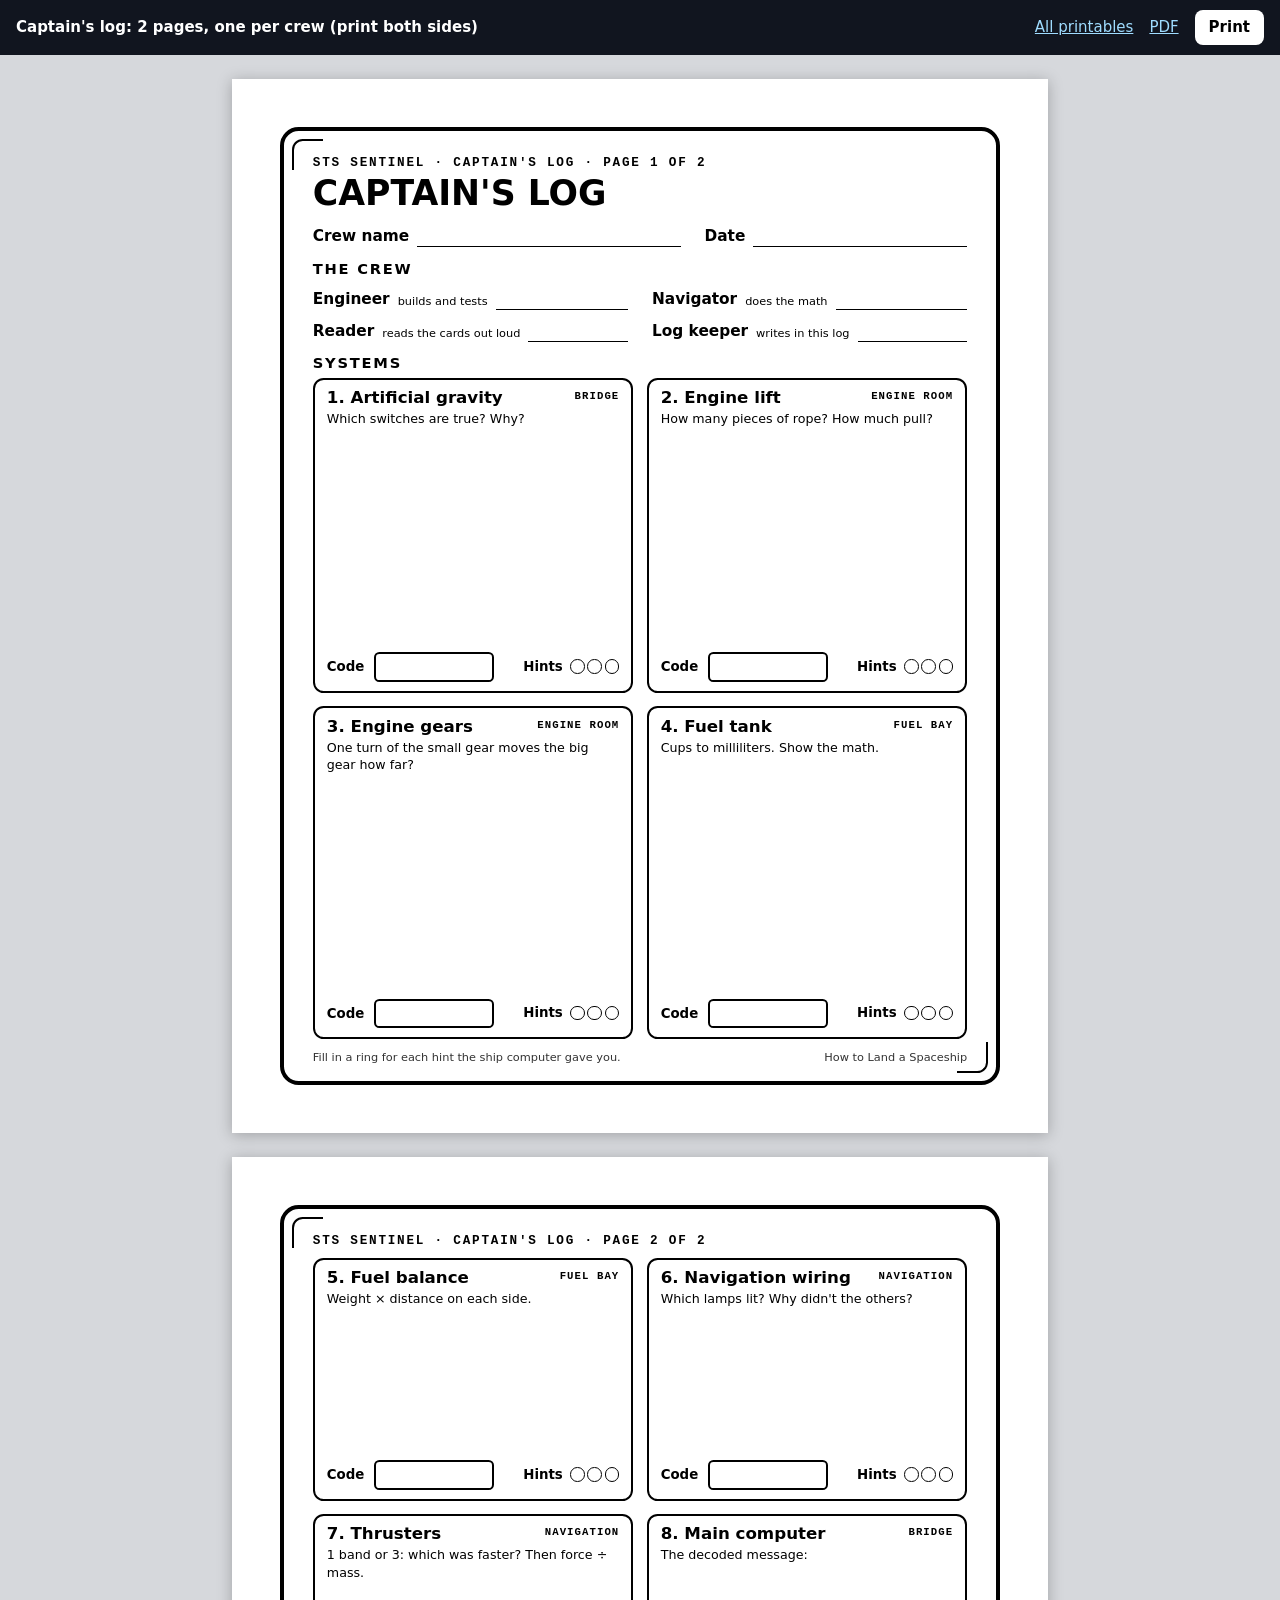
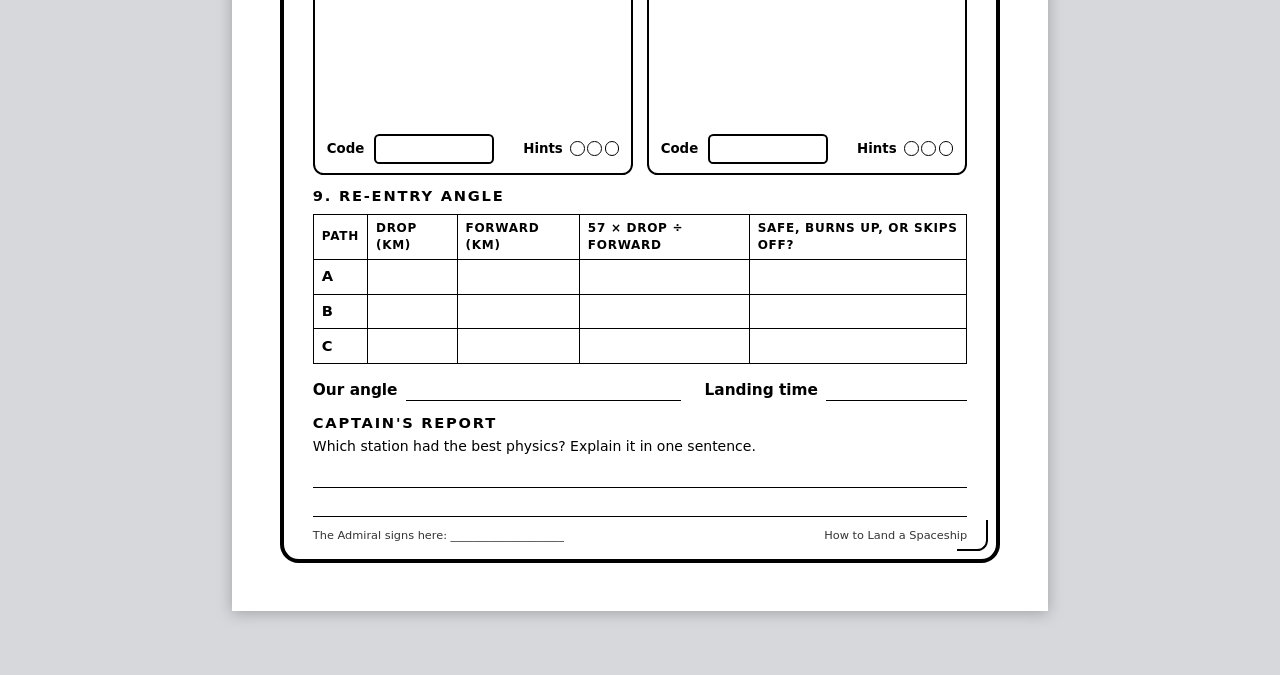
<file: print/log.html>
<!doctype html>
<html lang="en">
<head>
<meta charset="utf-8">
<meta name="viewport" content="width=device-width, initial-scale=1">
<!-- One per crew; the log keeper fills it in and it
     doubles as the worksheet a teacher grades. Station names and order match the guide (../guide/). -->
<title>Captain's Log · How to Land a Spaceship</title>
<link rel="stylesheet" href="print.css">
<style>
@page { size: letter portrait; margin: 0; }
.log { font-size: 11.5pt; }
.log .frame { padding: .24in .3in .16in; }
.log h1 { font-size: 26pt; text-transform: uppercase; margin: 2pt 0 6pt; }
.log .fields { display: grid; grid-template-columns: 1.4fr 1fr; gap: 4pt 18pt; }
.log .fields label, .log .crew label { display: flex; align-items: flex-end; gap: 6pt; font-weight: 700; }
.log .fields label span, .log .crew label span { flex: 1; border-bottom: 1pt solid #000; height: 20pt; }
.log h2 { font-size: 11pt; letter-spacing: .12em; text-transform: uppercase; margin: 10pt 0 5pt; }
.log .crew { display: grid; grid-template-columns: 1fr 1fr; gap: 4pt 18pt; }
.log .crew small { display: block; font-weight: 400; font-size: 8.5pt; }
.log .stations { display: grid; grid-template-columns: 1fr 1fr; gap: 10pt; flex: 1; min-height: 0; }
.log .st { border: 1.5pt solid #000; border-radius: 8pt; padding: 7pt 9pt; display: flex; flex-direction: column; min-height: 0; }
.log .st h3 { font-size: 12.5pt; display: flex; justify-content: space-between; gap: 6pt; }
.log .st h3 small { font: 700 8pt/1.4 ui-monospace, Menlo, Consolas, "Courier New", monospace; letter-spacing: .1em; text-transform: uppercase; }
.log .st .q { font-size: 9.5pt; margin: 2pt 0 4pt; }
.log .st .work { flex: 1; min-height: 40pt; }
.log .st .end { display: flex; justify-content: space-between; align-items: center; margin-top: 5pt; font-size: 10pt; font-weight: 700; }
.log .st .end .codebox { display: inline-block; width: 1.25in; height: 22pt; border: 1.5pt solid #000; border-radius: 4pt; vertical-align: middle; margin-left: 4pt; }
.log .ring { display: inline-block; width: 11pt; height: 11pt; border: 1.2pt solid #000; border-radius: 50%; vertical-align: middle; margin-left: 2pt; }
.log table { width: 100%; border-collapse: collapse; font-size: 11pt; margin-top: 2pt; }
.log th, .log td { border: 1.2pt solid #000; padding: 4pt 6pt; text-align: left; height: 26pt; }
.log th { font-size: 9pt; letter-spacing: .06em; text-transform: uppercase; height: auto; }
.log .p2 .stations { flex: none; height: 4.6in; }
.log .lines div { border-bottom: 1pt solid #000; height: 22pt; }
</style>
</head>
<body>
<div class="bar"><b>Captain's log: 2 pages, one per crew (print both sides)</b><a href="./">All printables</a><a href="../kit/log.pdf">PDF</a><button type="button" data-print>Print</button></div>

<div class="sheet log"><div class="frame">
  <div class="tag">StS Sentinel · Captain's log · page 1 of 2</div>
  <h1>Captain's log</h1>
  <div class="fields"><label>Crew name <span></span></label><label>Date <span></span></label></div>
  <h2>The crew</h2>
  <div class="crew">
    <label>Engineer<small>builds and tests</small> <span></span></label>
    <label>Navigator<small>does the math</small> <span></span></label>
    <label>Reader<small>reads the cards out loud</small> <span></span></label>
    <label>Log keeper<small>writes in this log</small> <span></span></label>
  </div>
  <h2>Systems</h2>
  <div class="stations">
    <div class="st"><h3>1. Artificial gravity <small>Bridge</small></h3><div class="q">Which switches are true? Why?</div><div class="work"></div><div class="end"><span>Code <i class="codebox"></i></span><span>Hints <i class="ring"></i><i class="ring"></i><i class="ring"></i></span></div></div>
    <div class="st"><h3>2. Engine lift <small>Engine Room</small></h3><div class="q">How many pieces of rope? How much pull?</div><div class="work"></div><div class="end"><span>Code <i class="codebox"></i></span><span>Hints <i class="ring"></i><i class="ring"></i><i class="ring"></i></span></div></div>
    <div class="st"><h3>3. Engine gears <small>Engine Room</small></h3><div class="q">One turn of the small gear moves the big gear how far?</div><div class="work"></div><div class="end"><span>Code <i class="codebox"></i></span><span>Hints <i class="ring"></i><i class="ring"></i><i class="ring"></i></span></div></div>
    <div class="st"><h3>4. Fuel tank <small>Fuel Bay</small></h3><div class="q">Cups to milliliters. Show the math.</div><div class="work"></div><div class="end"><span>Code <i class="codebox"></i></span><span>Hints <i class="ring"></i><i class="ring"></i><i class="ring"></i></span></div></div>
  </div>
  <div class="foot"><span>Fill in a ring for each hint the ship computer gave you.</span><span>How to Land a Spaceship</span></div>
</div></div>

<div class="sheet log p2"><div class="frame">
  <div class="tag">StS Sentinel · Captain's log · page 2 of 2</div>
  <div class="stations" style="margin-top:6pt">
    <div class="st"><h3>5. Fuel balance <small>Fuel Bay</small></h3><div class="q">Weight × distance on each side.</div><div class="work"></div><div class="end"><span>Code <i class="codebox"></i></span><span>Hints <i class="ring"></i><i class="ring"></i><i class="ring"></i></span></div></div>
    <div class="st"><h3>6. Navigation wiring <small>Navigation</small></h3><div class="q">Which lamps lit? Why didn't the others?</div><div class="work"></div><div class="end"><span>Code <i class="codebox"></i></span><span>Hints <i class="ring"></i><i class="ring"></i><i class="ring"></i></span></div></div>
    <div class="st"><h3>7. Thrusters <small>Navigation</small></h3><div class="q">1 band or 3: which was faster? Then force ÷ mass.</div><div class="work"></div><div class="end"><span>Code <i class="codebox"></i></span><span>Hints <i class="ring"></i><i class="ring"></i><i class="ring"></i></span></div></div>
    <div class="st"><h3>8. Main computer <small>Bridge</small></h3><div class="q">The decoded message:</div><div class="work"></div><div class="end"><span>Code <i class="codebox"></i></span><span>Hints <i class="ring"></i><i class="ring"></i><i class="ring"></i></span></div></div>
  </div>
  <h2>9. Re-entry angle</h2>
  <table>
    <tr><th>Path</th><th>Drop (km)</th><th>Forward (km)</th><th>57 × drop ÷ forward</th><th>Safe, burns up, or skips off?</th></tr>
    <tr><td><b>A</b></td><td></td><td></td><td></td><td></td></tr>
    <tr><td><b>B</b></td><td></td><td></td><td></td><td></td></tr>
    <tr><td><b>C</b></td><td></td><td></td><td></td><td></td></tr>
  </table>
  <div class="fields" style="margin-top:8pt"><label>Our angle <span></span></label><label>Landing time <span></span></label></div>
  <h2>Captain's report</h2>
  <div class="lines"><div style="height:16pt;border:0;font-size:10.5pt">Which station had the best physics? Explain it in one sentence.</div><div></div><div></div></div>
  <div class="foot"><span>The Admiral signs here: ____________________</span><span>How to Land a Spaceship</span></div>
</div></div>

<script>document.querySelectorAll('[data-print]').forEach(function(b){b.addEventListener('click',function(){window.print();});});</script>
</body>
</html>
</file>
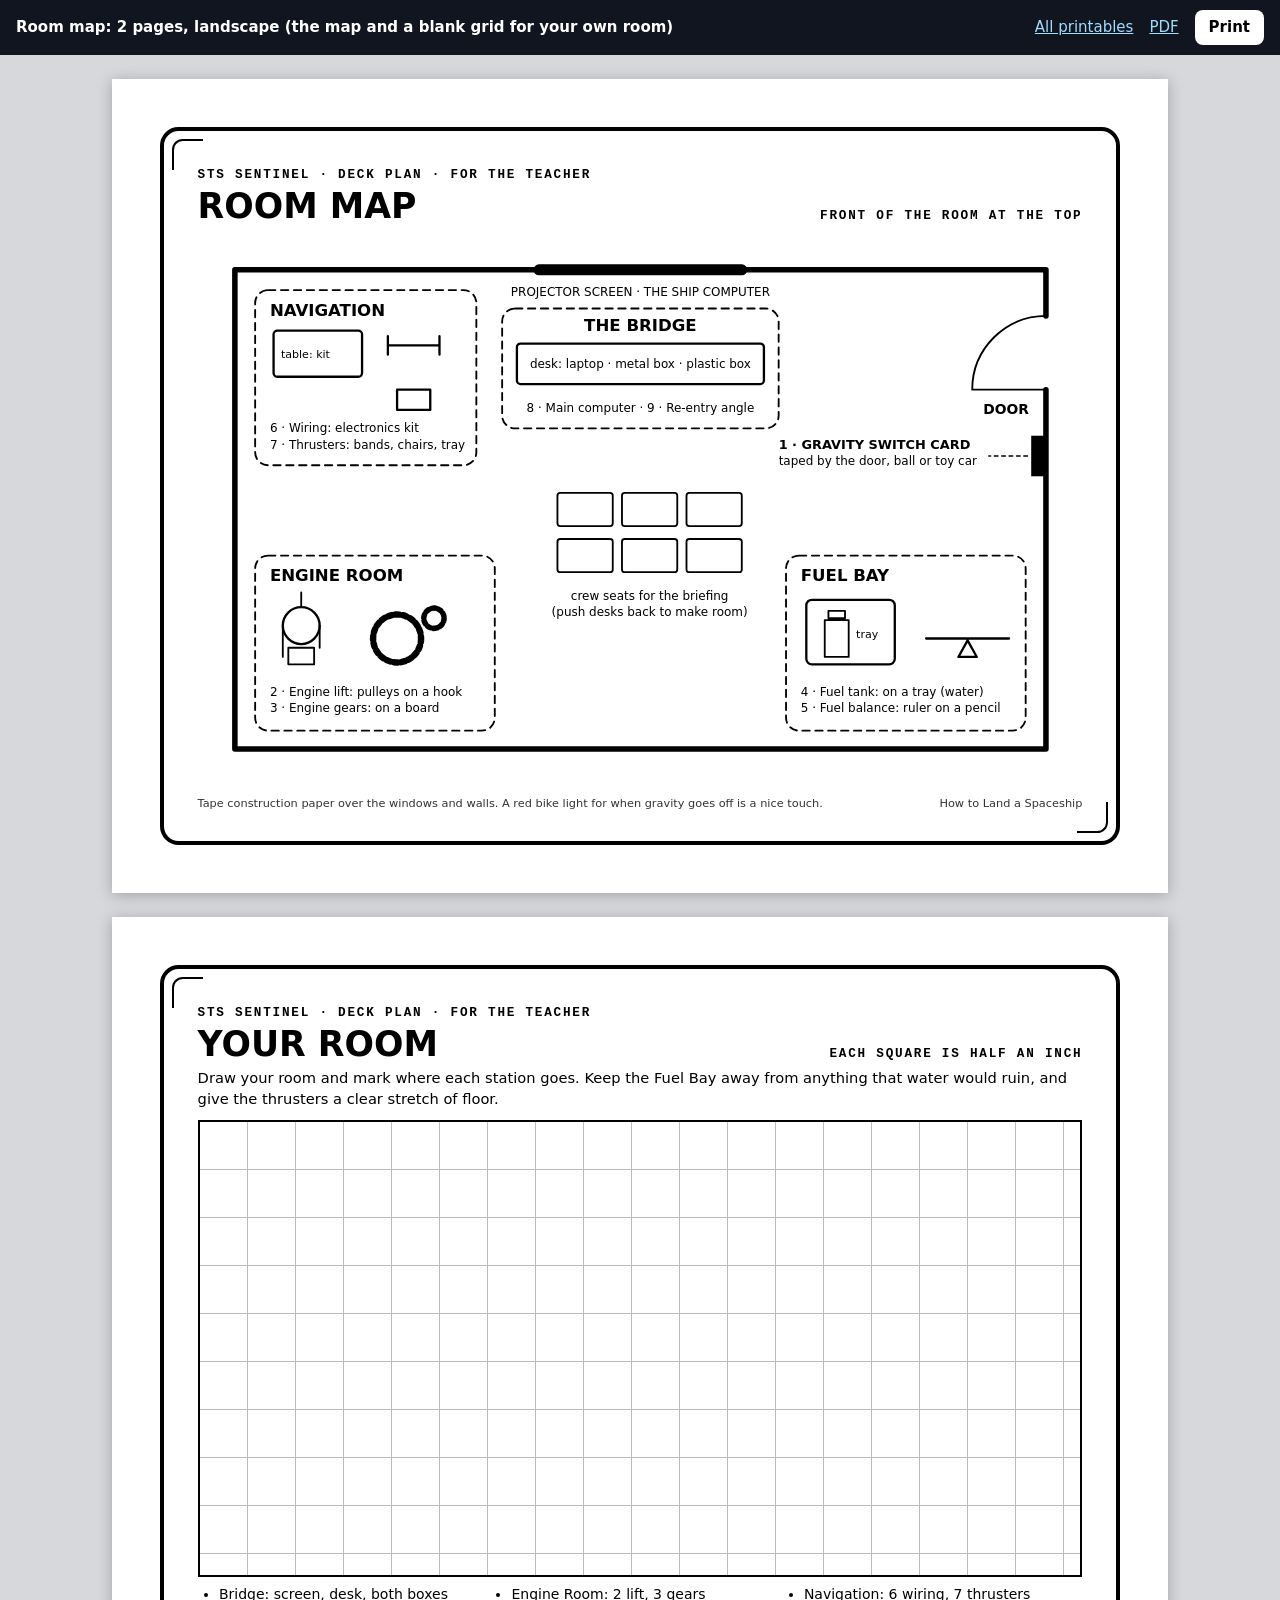
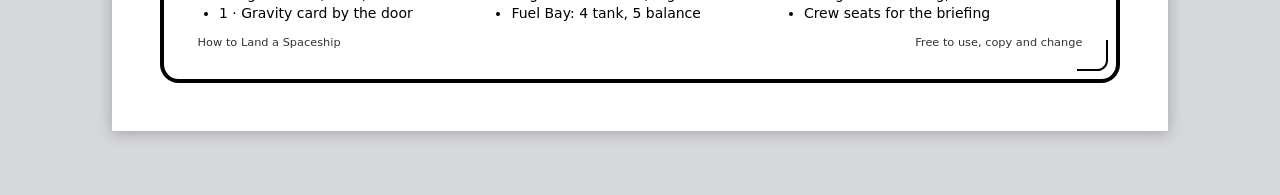
<file: print/map.html>
<!doctype html>
<html lang="en">
<head>
<meta charset="utf-8">
<meta name="viewport" content="width=device-width, initial-scale=1">
<!-- For the teacher: where each station goes, from the
     guide's "What you need" (three corners labeled Engine Room, Fuel Bay and Navigation; the ship computer at the
     front as the Bridge; the gravity switch card by the door). No codes on it, in case students see it. -->
<title>Room Map · How to Land a Spaceship</title>
<link rel="stylesheet" href="print.css">
<style>
@page { size: letter landscape; margin: 0; }
.map .head { display: flex; justify-content: space-between; align-items: flex-end; gap: 16pt; }
.map h1 { font-size: 26pt; text-transform: uppercase; margin-top: 2pt; }
.map p { margin: 4pt 0 0; font-size: 11pt; }
.map svg { width: 100%; flex: 1; min-height: 0; margin-top: 6pt; }
.map svg text { font-family: system-ui, -apple-system, "Segoe UI", Roboto, Arial, sans-serif; }
.map .grid { flex: 1; margin-top: 8pt; border: 2pt solid #000; background-image: linear-gradient(#bbb 1px, transparent 1px), linear-gradient(90deg, #bbb 1px, transparent 1px); background-size: .5in .5in; background-position: -1px -1px; }
.map ul { margin: 6pt 0 0; padding-left: 16pt; columns: 3; font-size: 10.5pt; }
</style>
</head>
<body>
<div class="bar"><b>Room map: 2 pages, landscape (the map and a blank grid for your own room)</b><a href="./">All printables</a><a href="../kit/map.pdf">PDF</a><button type="button" data-print>Print</button></div>

<div class="sheet land map"><div class="frame">
  <div class="head"><div><span class="tag">StS Sentinel · Deck plan · for the teacher</span><h1>Room map</h1></div><span class="tag">Front of the room at the top</span></div>
  <svg viewBox="0 0 960 560" fill="none" stroke="#000" stroke-linecap="round" stroke-linejoin="round">
    <!-- walls, with a gap for the door on the right -->
    <path d="M920 150 V540 H40 V20 H920 V70" stroke-width="6"/>
    <path d="M920 70 A80 80 0 0 0 840 150 M920 150 H840" stroke-width="2"/>
    <text x="852" y="176" font-size="15" font-weight="700" fill="#000" stroke="none">DOOR</text>
    <!-- the gravity card by the door -->
    <rect x="904" y="200" width="16" height="44" fill="#000" stroke="none"/>
    <path d="M900 222 H858" stroke-width="1.5" stroke-dasharray="4 4"/>
    <text x="630" y="214" font-size="14" font-weight="700" fill="#000" stroke="none">1 · GRAVITY SWITCH CARD</text>
    <text x="630" y="232" font-size="13" fill="#000" stroke="none">taped by the door, ball or toy car</text>
    <!-- the Bridge -->
    <path d="M370 20 H590" stroke-width="12"/>
    <text x="480" y="48" font-size="13" text-anchor="middle" fill="#000" stroke="none">PROJECTOR SCREEN · THE SHIP COMPUTER</text>
    <rect x="330" y="62" width="300" height="130" rx="14" stroke-width="2" stroke-dasharray="8 6"/>
    <text x="480" y="86" font-size="18" font-weight="800" text-anchor="middle" fill="#000" stroke="none">THE BRIDGE</text>
    <rect x="346" y="100" width="268" height="44" rx="4" stroke-width="2.5"/>
    <text x="480" y="127" font-size="13" text-anchor="middle" fill="#000" stroke="none">desk: laptop · metal box · plastic box</text>
    <text x="480" y="174" font-size="13" text-anchor="middle" fill="#000" stroke="none">8 · Main computer · 9 · Re-entry angle</text>
    <!-- Navigation (front left) -->
    <rect x="62" y="42" width="240" height="190" rx="14" stroke-width="2" stroke-dasharray="8 6"/>
    <text x="78" y="70" font-size="18" font-weight="800" fill="#000" stroke="none">NAVIGATION</text>
    <rect x="82" y="86" width="96" height="50" rx="4" stroke-width="2.5"/>
    <text x="90" y="116" font-size="12" fill="#000" stroke="none">table: kit</text>
    <path d="M206 92 v20 M262 92 v20 M206 102 H262" stroke-width="2.5"/>
    <rect x="216" y="150" width="36" height="22" stroke-width="2.5"/>
    <text x="78" y="196" font-size="13" fill="#000" stroke="none">6 · Wiring: electronics kit</text>
    <text x="78" y="214" font-size="13" fill="#000" stroke="none">7 · Thrusters: bands, chairs, tray</text>
    <!-- Engine Room (back left) -->
    <rect x="62" y="330" width="260" height="190" rx="14" stroke-width="2" stroke-dasharray="8 6"/>
    <text x="78" y="358" font-size="18" font-weight="800" fill="#000" stroke="none">ENGINE ROOM</text>
    <circle cx="112" cy="406" r="20" stroke-width="2.5"/><path d="M112 386 V370 M92 406 V440 M132 406 V430" stroke-width="2"/><rect x="98" y="430" width="28" height="18" stroke-width="2"/>
    <circle cx="216" cy="420" r="26" stroke-width="7" stroke-dasharray="4 4"/><circle cx="256" cy="398" r="11" stroke-width="6" stroke-dasharray="3.5 3.5"/>
    <text x="78" y="482" font-size="13" fill="#000" stroke="none">2 · Engine lift: pulleys on a hook</text>
    <text x="78" y="500" font-size="13" fill="#000" stroke="none">3 · Engine gears: on a board</text>
    <!-- Fuel Bay (back right) -->
    <rect x="638" y="330" width="260" height="190" rx="14" stroke-width="2" stroke-dasharray="8 6"/>
    <text x="654" y="358" font-size="18" font-weight="800" fill="#000" stroke="none">FUEL BAY</text>
    <rect x="660" y="378" width="96" height="70" rx="6" stroke-width="2.5"/><path d="M684 390 h18 v8 h-18 z M680 400 h26 v40 h-26 z" stroke-width="2"/>
    <text x="714" y="420" font-size="12" fill="#000" stroke="none">tray</text>
    <path d="M790 420 H880 M835 422 l-10 18 h20 z" stroke-width="2.5"/>
    <text x="654" y="482" font-size="13" fill="#000" stroke="none">4 · Fuel tank: on a tray (water)</text>
    <text x="654" y="500" font-size="13" fill="#000" stroke="none">5 · Fuel balance: ruler on a pencil</text>
    <!-- the crew's seats in the middle -->
    <g stroke-width="2"><rect x="390" y="262" width="60" height="36" rx="3"/><rect x="460" y="262" width="60" height="36" rx="3"/><rect x="530" y="262" width="60" height="36" rx="3"/><rect x="390" y="312" width="60" height="36" rx="3"/><rect x="460" y="312" width="60" height="36" rx="3"/><rect x="530" y="312" width="60" height="36" rx="3"/></g>
    <text x="490" y="378" font-size="13" text-anchor="middle" fill="#000" stroke="none">crew seats for the briefing</text>
    <text x="490" y="396" font-size="13" text-anchor="middle" fill="#000" stroke="none">(push desks back to make room)</text>
  </svg>
  <div class="foot"><span>Tape construction paper over the windows and walls. A red bike light for when gravity goes off is a nice touch.</span><span>How to Land a Spaceship</span></div>
</div></div>

<div class="sheet land map"><div class="frame">
  <div class="head"><div><span class="tag">StS Sentinel · Deck plan · for the teacher</span><h1>Your room</h1></div><span class="tag">Each square is half an inch</span></div>
  <p>Draw your room and mark where each station goes. Keep the Fuel Bay away from anything that water would ruin, and give the thrusters a clear stretch of floor.</p>
  <div class="grid"></div>
  <ul><li>Bridge: screen, desk, both boxes</li><li>1 · Gravity card by the door</li><li>Engine Room: 2 lift, 3 gears</li><li>Fuel Bay: 4 tank, 5 balance</li><li>Navigation: 6 wiring, 7 thrusters</li><li>Crew seats for the briefing</li></ul>
  <div class="foot"><span>How to Land a Spaceship</span><span>Free to use, copy and change</span></div>
</div></div>

<script>document.querySelectorAll('[data-print]').forEach(function(b){b.addEventListener('click',function(){window.print();});});</script>
</body>
</html>
</file>
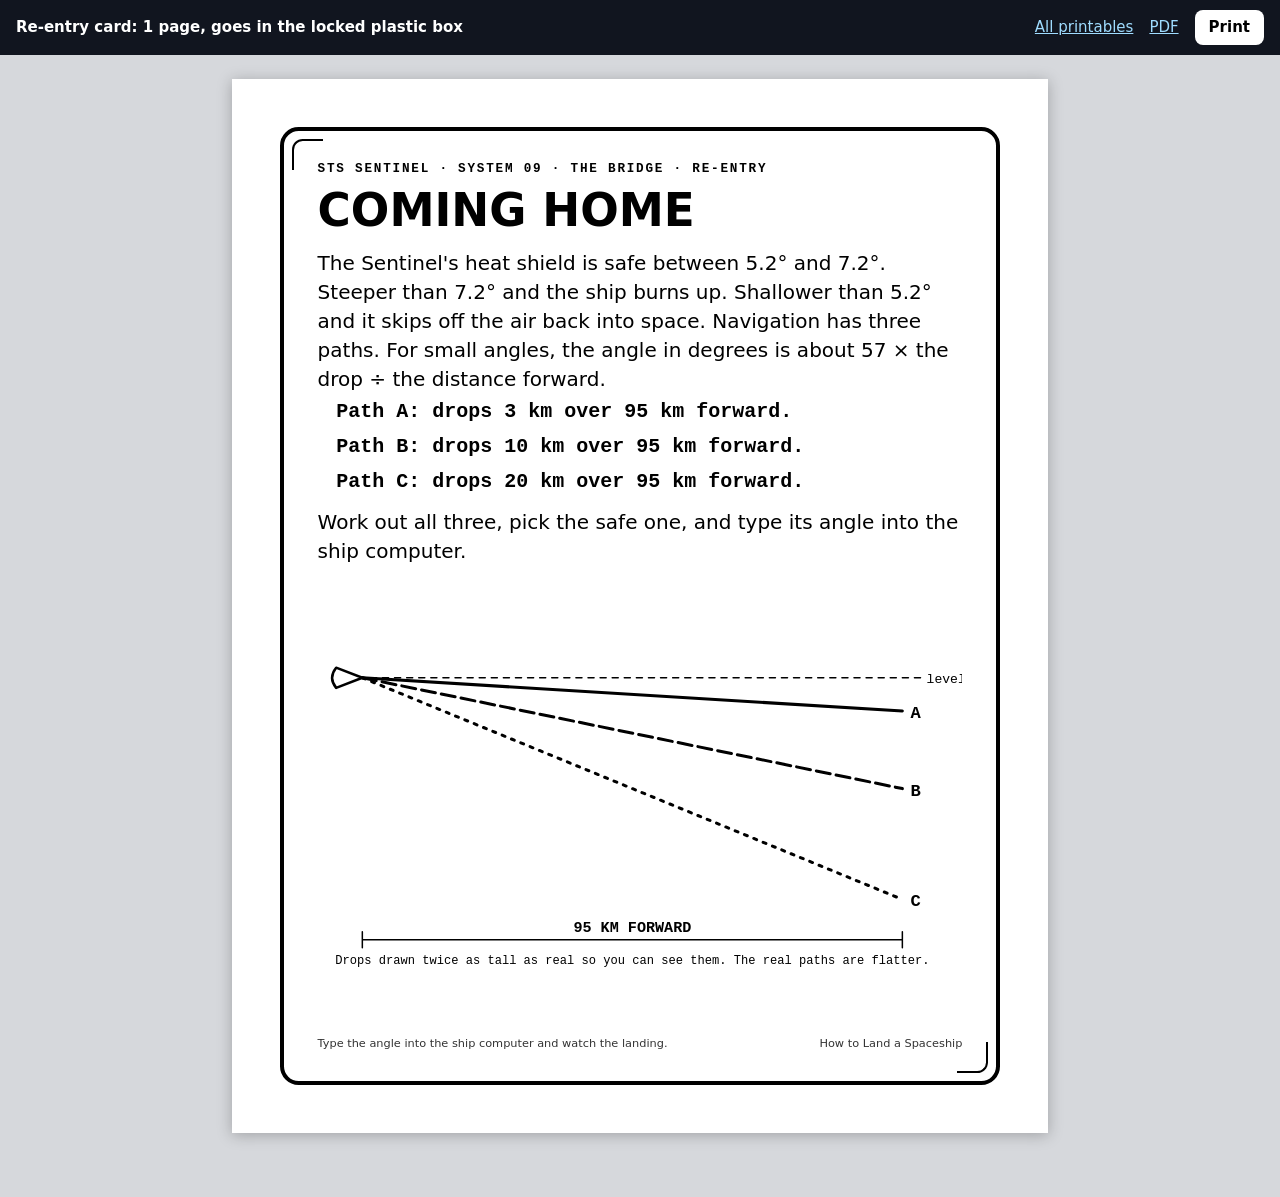
<file: print/reentry.html>
<!doctype html>
<html lang="en">
<head>
<meta charset="utf-8">
<meta name="viewport" content="width=device-width, initial-scale=1">
<!-- The card's words (.cardtext) are the guide's
     Re-entry angle shaded box, word for word, and the window (5.2° to 7.2°) is the ship computer's default;
     tests/escape-room.test.mjs checks. It goes in the plastic box with a protractor. -->
<title>Re-entry Card · How to Land a Spaceship</title>
<link rel="stylesheet" href="print.css">
<style>
@page { size: letter portrait; margin: 0; }
.card h1 { font-size: 34pt; text-transform: uppercase; margin: 6pt 0 10pt; }
.card .cardtext { font-size: 15pt; line-height: 1.45; }
.card .cardtext .path { font: 700 15pt/1.6 ui-monospace, Menlo, Consolas, "Courier New", monospace; padding-left: 14pt; }
.card .cardtext div + div { margin-top: 2pt; }
.card .cardtext .last { margin-top: 8pt; }
.card svg { width: 100%; flex: 1; min-height: 0; margin-top: 12pt; }
</style>
</head>
<body>
<div class="bar"><b>Re-entry card: 1 page, goes in the locked plastic box</b><a href="./">All printables</a><a href="../kit/reentry.pdf">PDF</a><button type="button" data-print>Print</button></div>

<div class="sheet card" data-station="reentry"><div class="frame">
  <div class="tag">StS Sentinel · System 09 · The Bridge · Re-entry</div>
  <h1>Coming home</h1>
  <div class="cardtext"><div>The Sentinel's heat shield is safe between 5.2° and 7.2°. Steeper than 7.2° and the ship burns up. Shallower than 5.2° and it skips off the air back into space. Navigation has three paths. For small angles, the angle in degrees is about 57 × the drop ÷ the distance forward.</div><div class="path">Path A: drops 3 km over 95 km forward.</div><div class="path">Path B: drops 10 km over 95 km forward.</div><div class="path">Path C: drops 20 km over 95 km forward.</div><div class="last">Work out all three, pick the safe one, and type its angle into the ship computer.</div></div>
  <svg viewBox="0 0 640 330" fill="none" stroke="#000" stroke-linecap="round" stroke-linejoin="round">
    <!-- the ship and "straight ahead" -->
    <path d="M40 40 H600" stroke-width="1.5" stroke-dasharray="6 6"/>
    <text x="604" y="45" font-size="13" fill="#000" stroke="none">level</text>
    <path d="M18 30 L44 40 L18 50 Q10 40 18 30 Z" fill="#fff" stroke-width="2.5"/>
    <!-- the three paths, heights stretched -->
    <path d="M44 40 L580 73" stroke-width="3"/>
    <path d="M44 40 L580 150" stroke-width="3" stroke-dasharray="14 6"/>
    <path d="M44 40 L580 260" stroke-width="3" stroke-dasharray="3 7"/>
    <g font-size="17" font-weight="800" fill="#000" stroke="none"><text x="588" y="80">A</text><text x="588" y="157">B</text><text x="588" y="267">C</text></g>
    <!-- 95 km forward -->
    <path d="M44 300 H580 M44 292 V308 M580 292 V308" stroke-width="1.5"/>
    <text x="312" y="292" font-size="15" font-weight="700" text-anchor="middle" fill="#000" stroke="none">95 KM FORWARD</text>
    <text x="312" y="324" font-size="12" text-anchor="middle" fill="#000" stroke="none">Drops drawn twice as tall as real so you can see them. The real paths are flatter.</text>
  </svg>
  <div class="foot"><span>Type the angle into the ship computer and watch the landing.</span><span>How to Land a Spaceship</span></div>
</div></div>

<script>document.querySelectorAll('[data-print]').forEach(function(b){b.addEventListener('click',function(){window.print();});});</script>
</body>
</html>
</file>
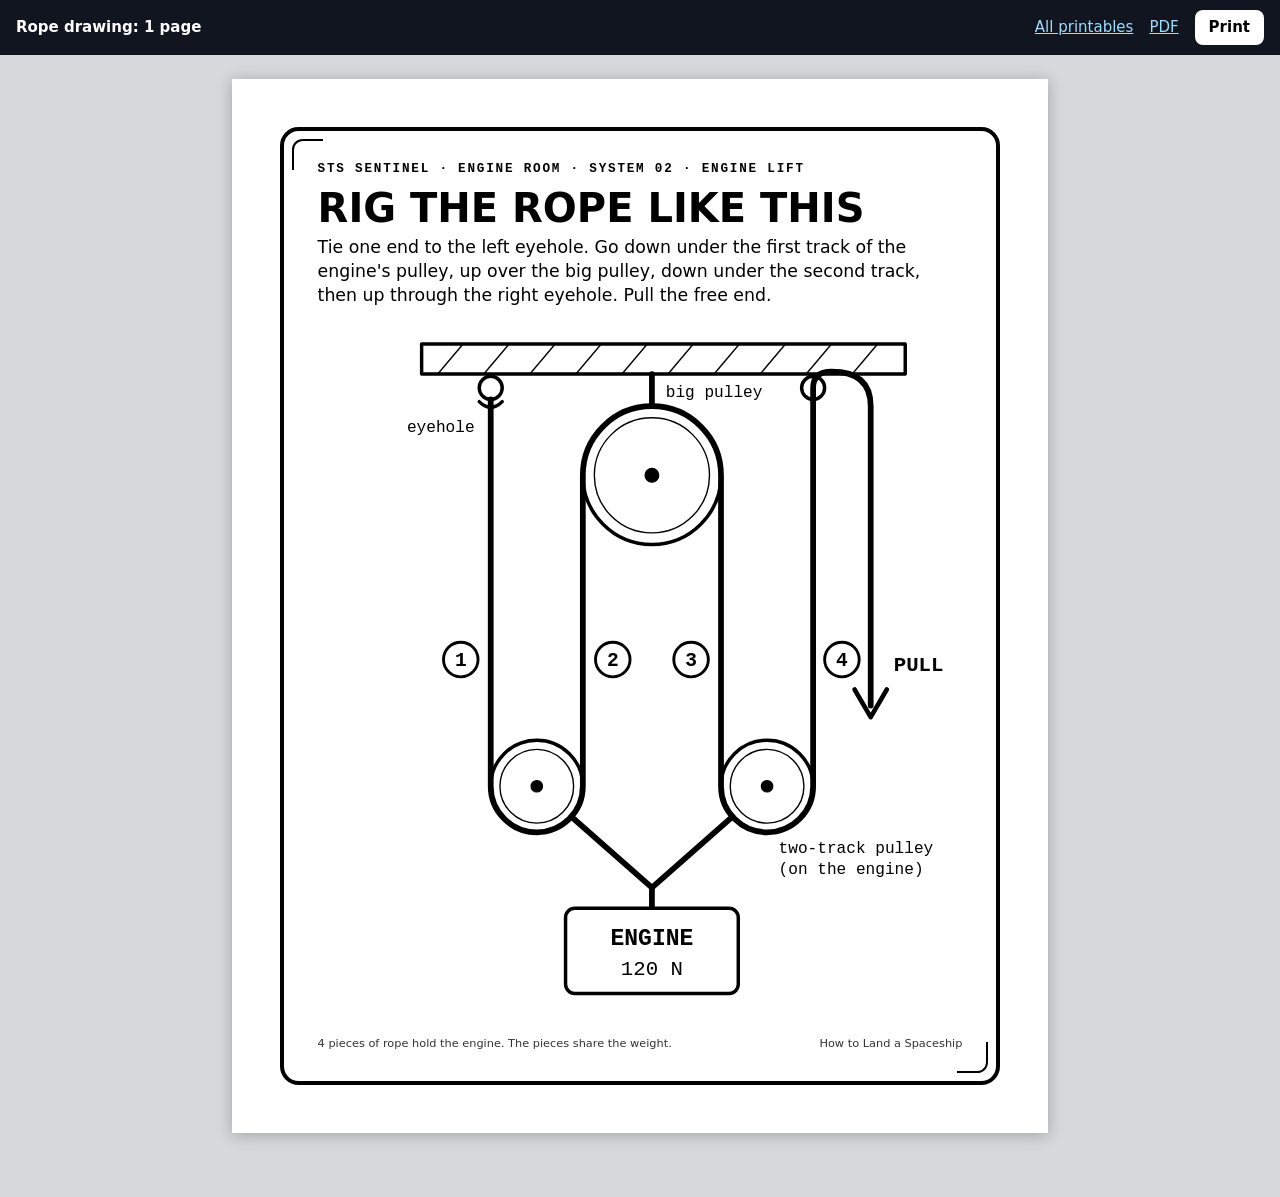
<file: print/rope.html>
<!doctype html>
<html lang="en">
<head>
<meta charset="utf-8">
<meta name="viewport" content="width=device-width, initial-scale=1">
<!-- The guide's Engine lift station: 4 pieces of rope
     hold the 120-newton engine, so the code is 30. The same drawing is on the Engine lift card (cards.html). -->
<title>Rope Drawing · How to Land a Spaceship</title>
<link rel="stylesheet" href="print.css">
<style>
@page { size: letter portrait; margin: 0; }
.rope h1 { font-size: 30pt; text-transform: uppercase; margin: 6pt 0 4pt; }
.rope p { margin: 0 0 6pt; font-size: 13pt; }
.rope svg { width: 100%; flex: 1; min-height: 0; }
</style>
</head>
<body>
<div class="bar"><b>Rope drawing: 1 page</b><a href="./">All printables</a><a href="../kit/rope.pdf">PDF</a><button type="button" data-print>Print</button></div>

<div class="sheet rope" data-station="lift"><div class="frame">
  <div class="tag">StS Sentinel · Engine Room · System 02 · Engine lift</div>
  <h1>Rig the rope like this</h1>
  <p>Tie one end to the left eyehole. Go down under the first track of the engine's pulley, up over the big pulley, down under the second track, then up through the right eyehole. Pull the free end.</p>
  <svg viewBox="0 0 560 600" fill="none" stroke="#000" stroke-linecap="round" stroke-linejoin="round" data-pieces="4">
    <!-- the ceiling bar -->
    <rect x="90" y="16" width="420" height="26" fill="#fff" stroke-width="3"/>
    <path d="M104 42 L126 16 M144 42 L166 16 M184 42 L206 16 M224 42 L246 16 M264 42 L286 16 M304 42 L326 16 M344 42 L366 16 M384 42 L406 16 M424 42 L446 16 M464 42 L486 16" stroke-width="1.2"/>
    <!-- eyeholes -->
    <circle cx="150" cy="54" r="10" stroke-width="3"/><circle cx="430" cy="54" r="10" stroke-width="3"/>
    <!-- the big pulley, hung from the bar -->
    <path d="M290 42 V70" stroke-width="5"/>
    <circle cx="290" cy="130" r="60" fill="#fff" stroke-width="3"/><circle cx="290" cy="130" r="50" stroke-width="1.2"/><circle cx="290" cy="130" r="6" fill="#000"/>
    <!-- the two-track pulley on the engine (drawn side by side so both tracks show) -->
    <path d="M190 400 L290 488 L390 400" stroke-width="5"/>
    <circle cx="190" cy="400" r="40" fill="#fff" stroke-width="3"/><circle cx="190" cy="400" r="32" stroke-width="1.2"/><circle cx="190" cy="400" r="5" fill="#000"/>
    <circle cx="390" cy="400" r="40" fill="#fff" stroke-width="3"/><circle cx="390" cy="400" r="32" stroke-width="1.2"/><circle cx="390" cy="400" r="5" fill="#000"/>
    <path d="M290 488 V506" stroke-width="5"/>
    <rect x="215" y="506" width="150" height="74" rx="8" fill="#fff" stroke-width="3"/>
    <text x="290" y="538" font-size="20" font-weight="700" text-anchor="middle" fill="#000" stroke="none">ENGINE</text>
    <text x="290" y="564" font-size="18" text-anchor="middle" fill="#000" stroke="none">120 N</text>
    <!-- the rope -->
    <path d="M150 64 V400 A40 40 0 0 0 230 400 V130 A60 60 0 0 1 350 130 V400 A40 40 0 0 0 430 400 V54 Q430 40 446 40 Q480 40 480 70 V330" stroke-width="5"/>
    <path d="M140 66 Q150 76 160 66" stroke-width="3"/>
    <path d="M466 316 L480 340 L494 316" stroke-width="4"/>
    <text x="500" y="300" font-size="18" font-weight="700" fill="#000" stroke="none">PULL</text>
    <!-- the four pieces that hold the engine -->
    <g font-size="17" font-weight="700" text-anchor="middle">
      <circle cx="124" cy="290" r="15" fill="#fff" stroke-width="2.5"/><text x="124" y="296" fill="#000" stroke="none">1</text>
      <circle cx="256" cy="290" r="15" fill="#fff" stroke-width="2.5"/><text x="256" y="296" fill="#000" stroke="none">2</text>
      <circle cx="324" cy="290" r="15" fill="#fff" stroke-width="2.5"/><text x="324" y="296" fill="#000" stroke="none">3</text>
      <circle cx="455" cy="290" r="15" fill="#fff" stroke-width="2.5"/><text x="455" y="296" fill="#000" stroke="none">4</text>
    </g>
    <!-- labels -->
    <g font-size="14" fill="#000" stroke="none">
      <text x="302" y="62">big pulley</text>
      <text x="136" y="92" text-anchor="end">eyehole</text>
      <text x="400" y="458">two-track pulley</text>
      <text x="400" y="476">(on the engine)</text>
    </g>
  </svg>
  <div class="foot"><span>4 pieces of rope hold the engine. The pieces share the weight.</span><span>How to Land a Spaceship</span></div>
</div></div>

<script>document.querySelectorAll('[data-print]').forEach(function(b){b.addEventListener('click',function(){window.print();});});</script>
</body>
</html>
</file>
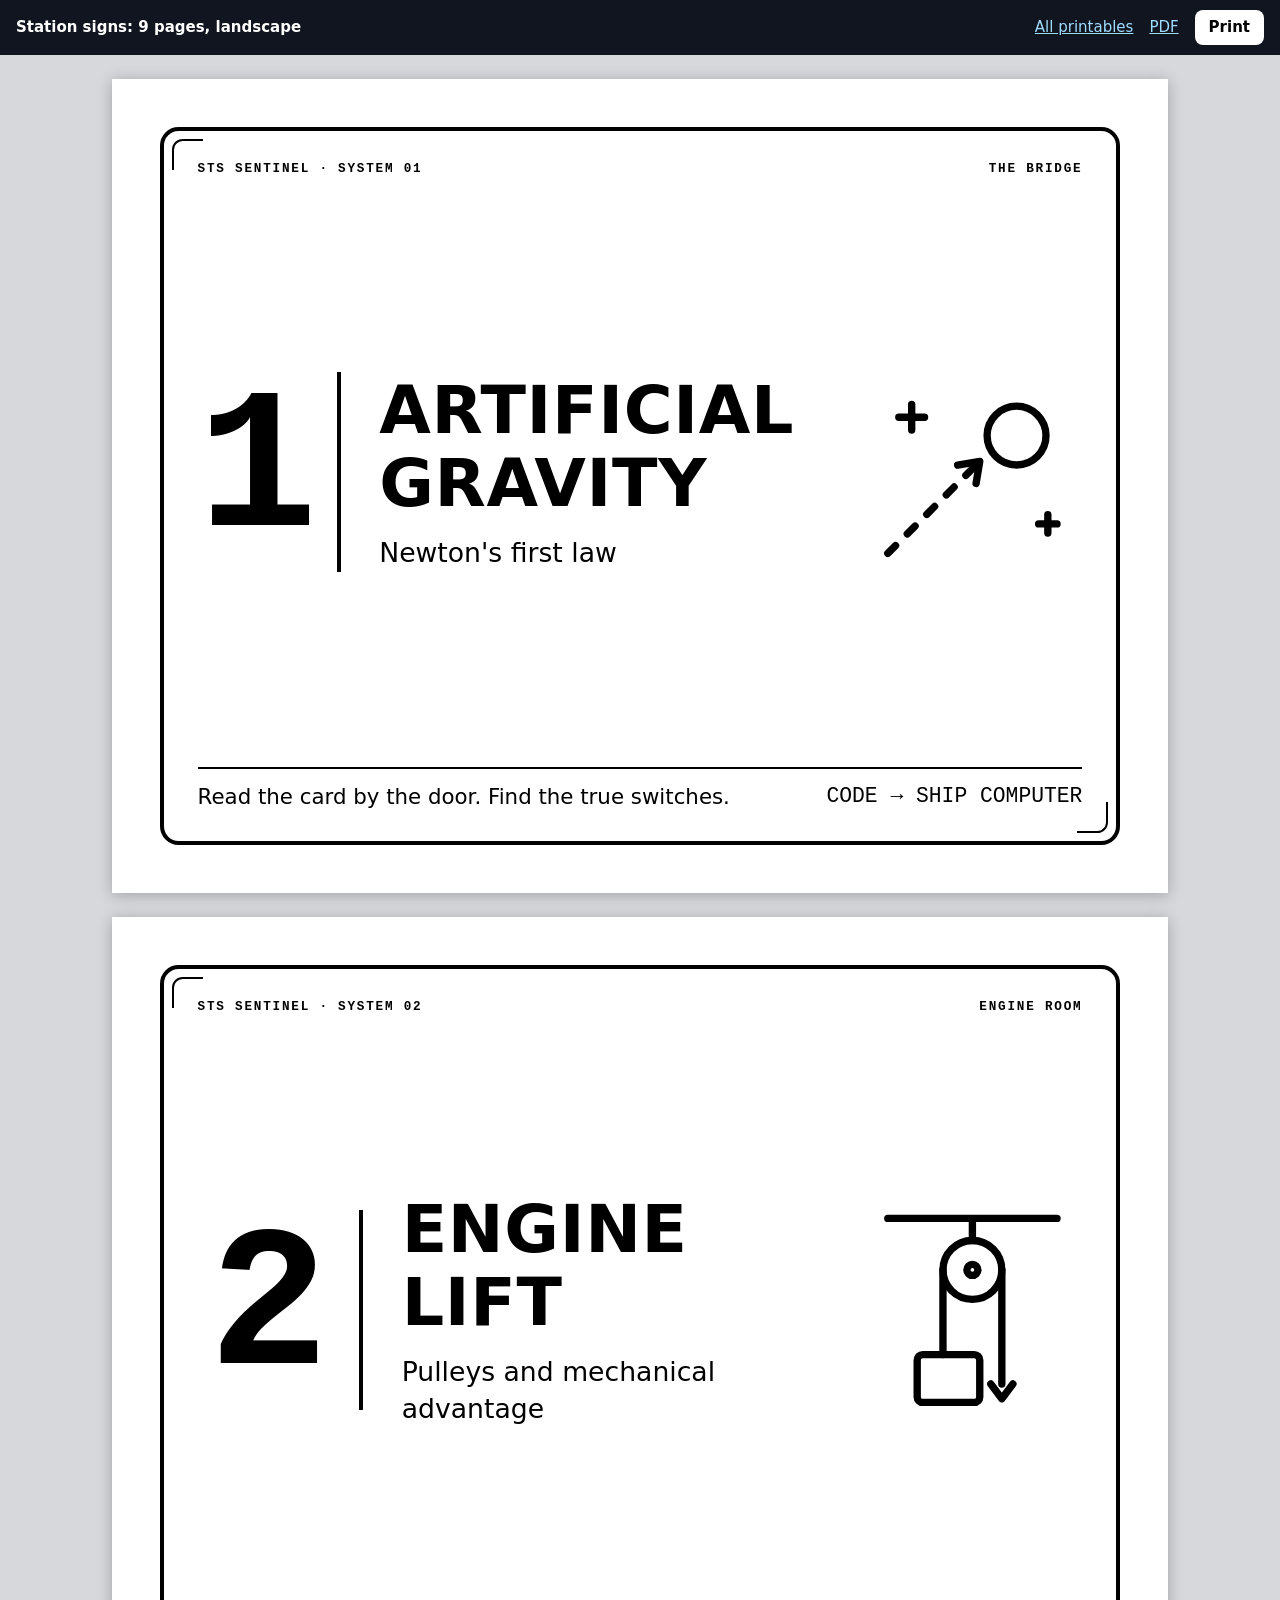
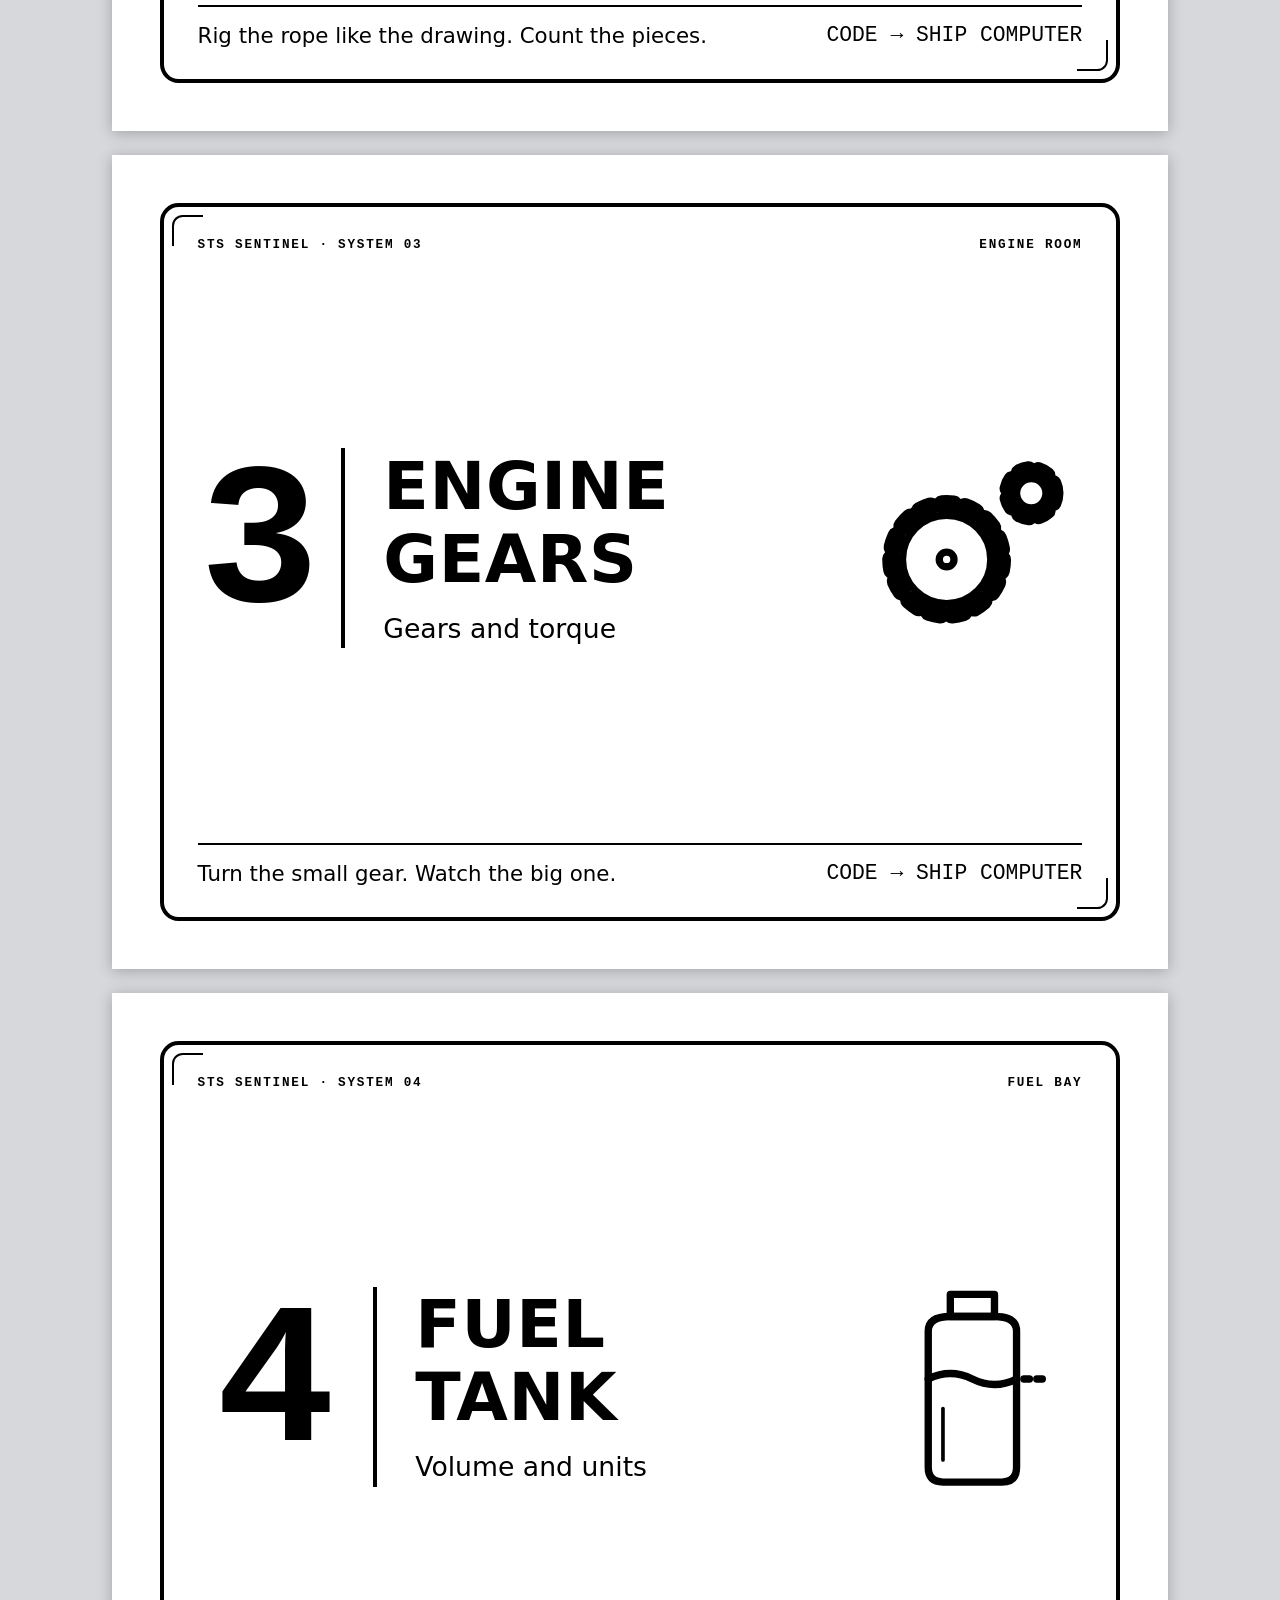
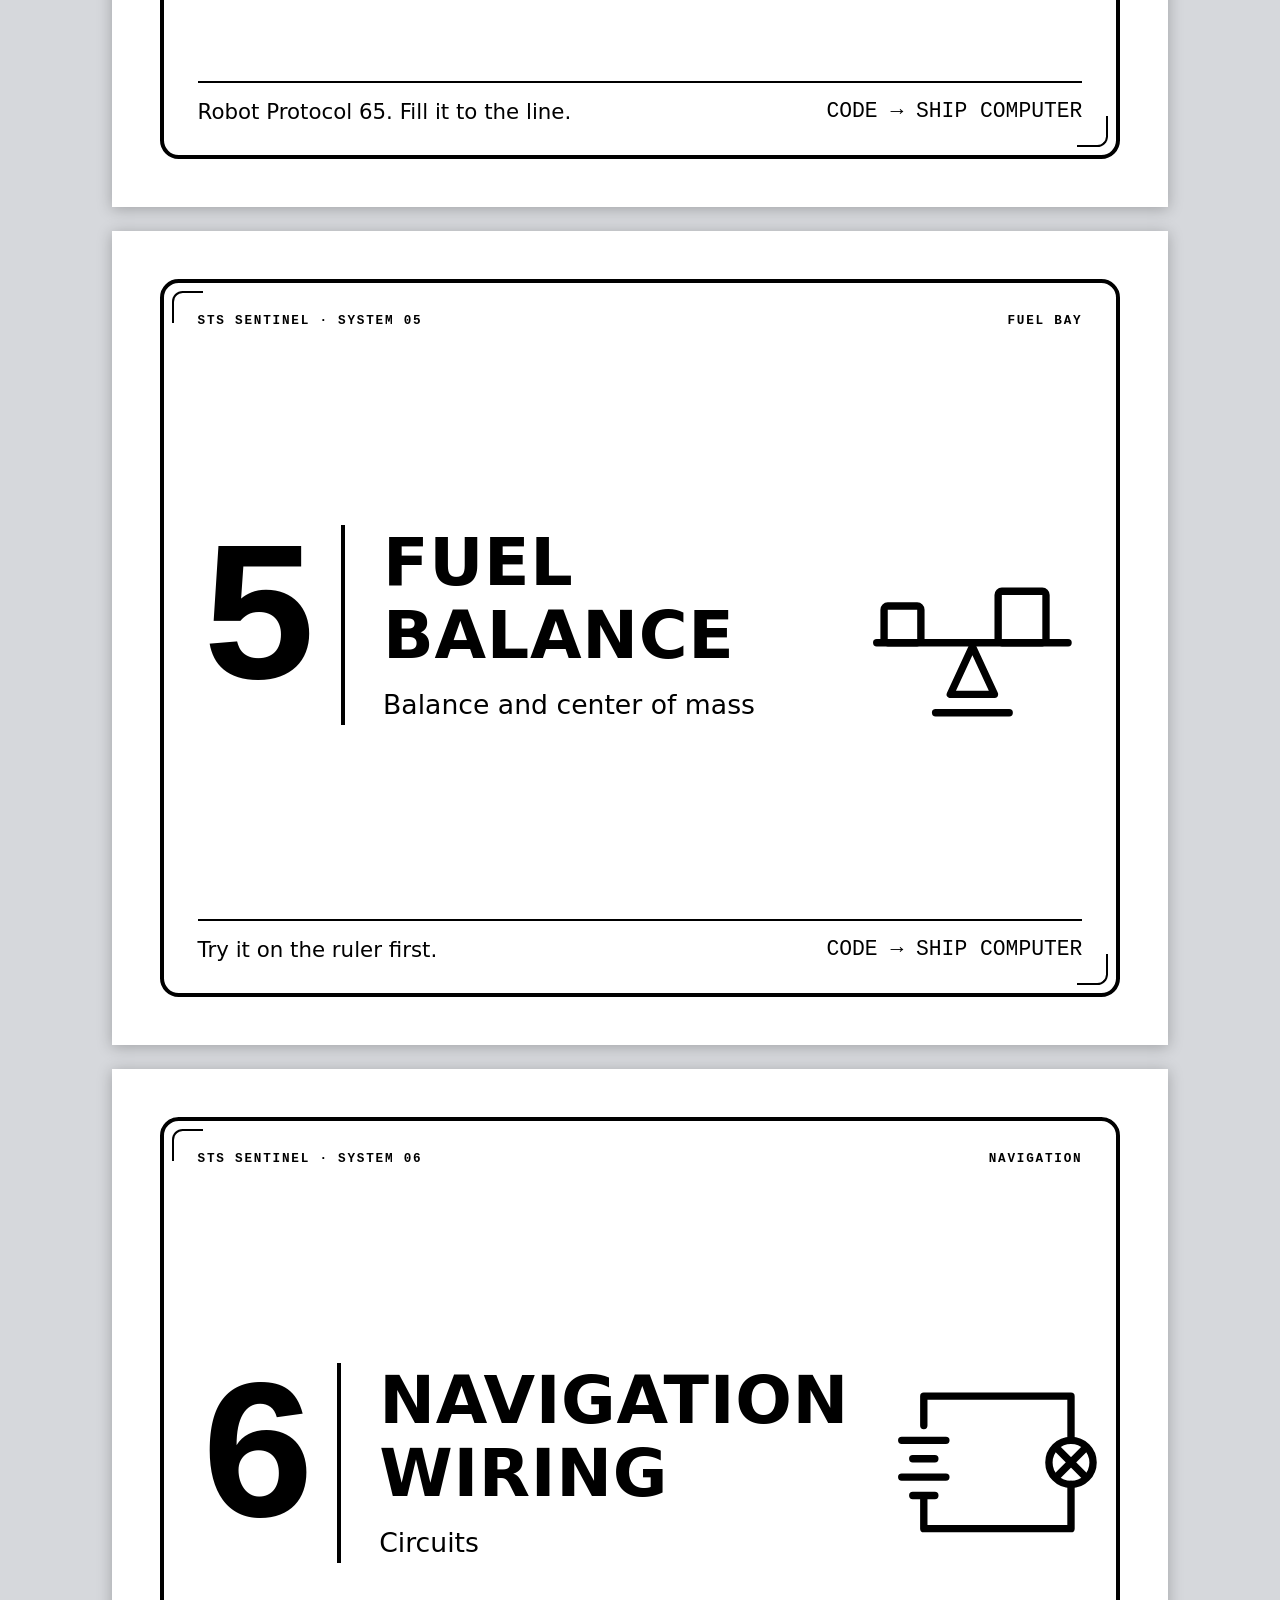
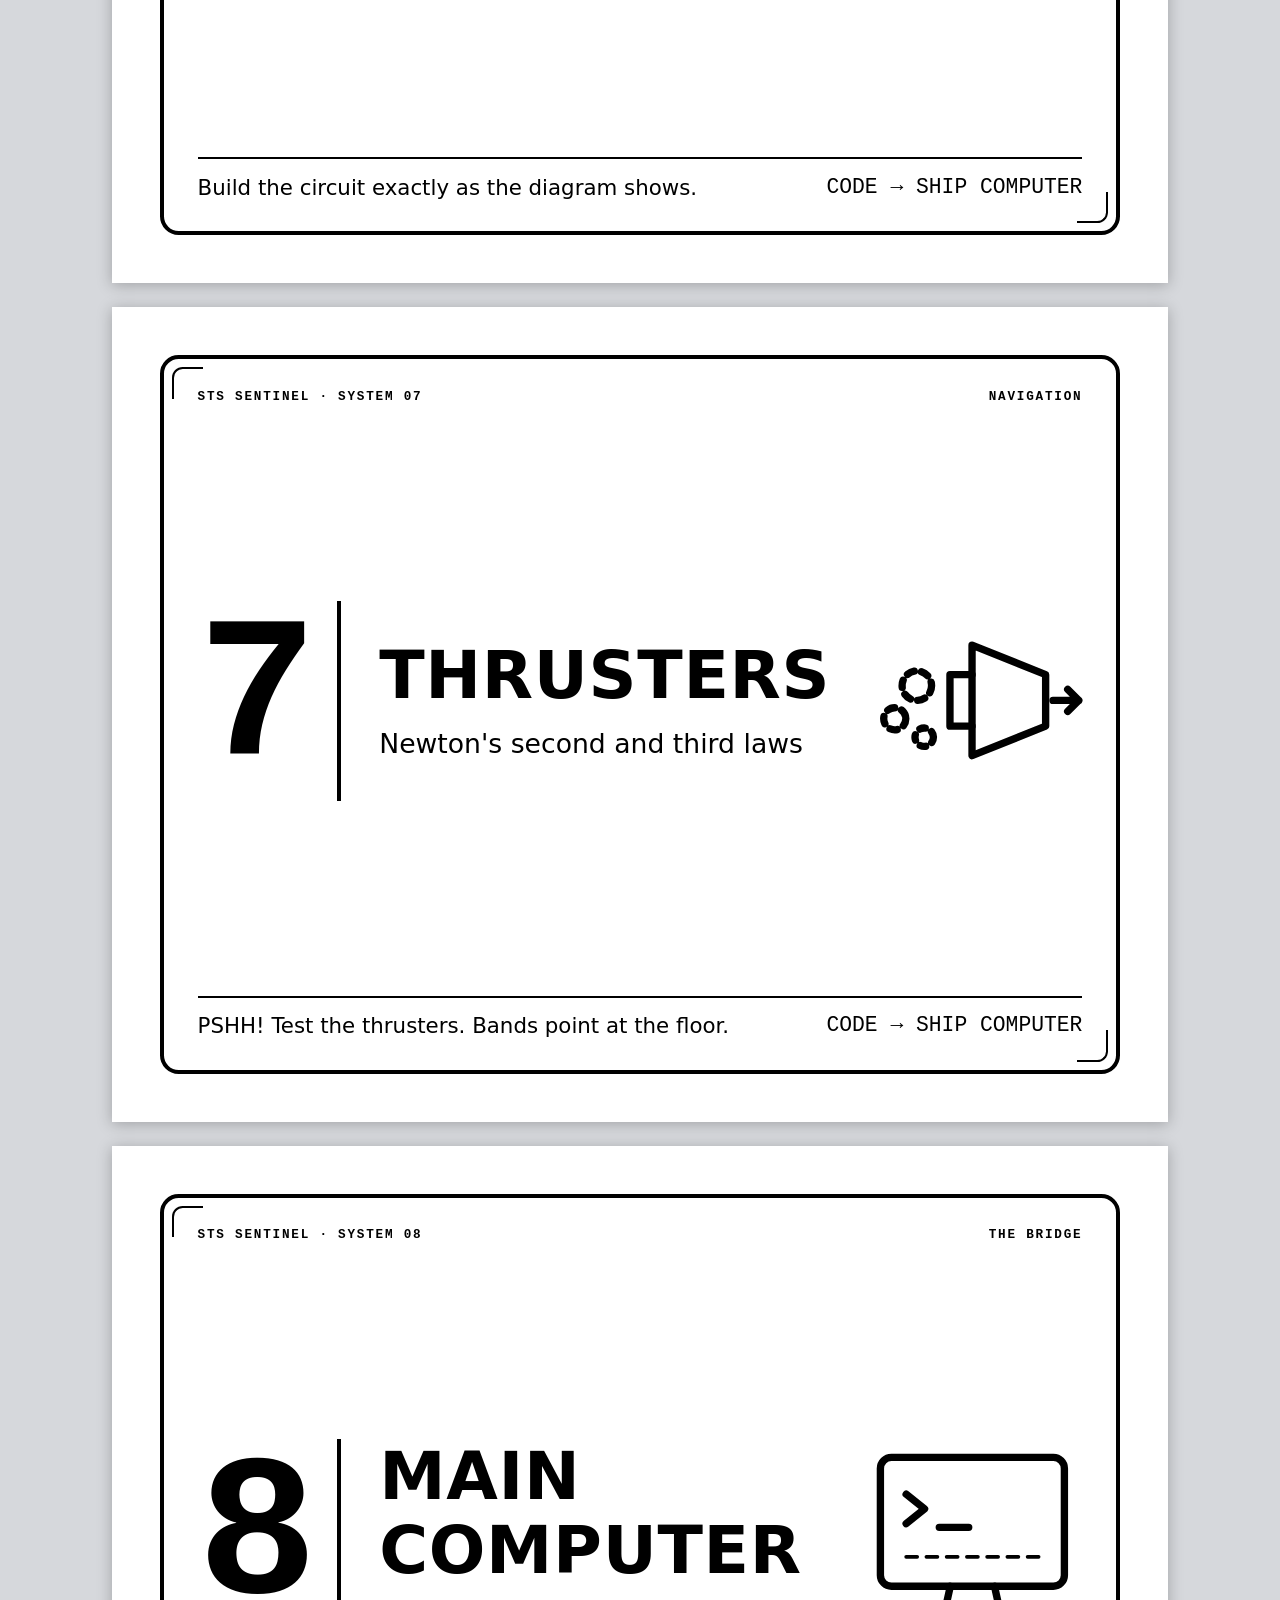
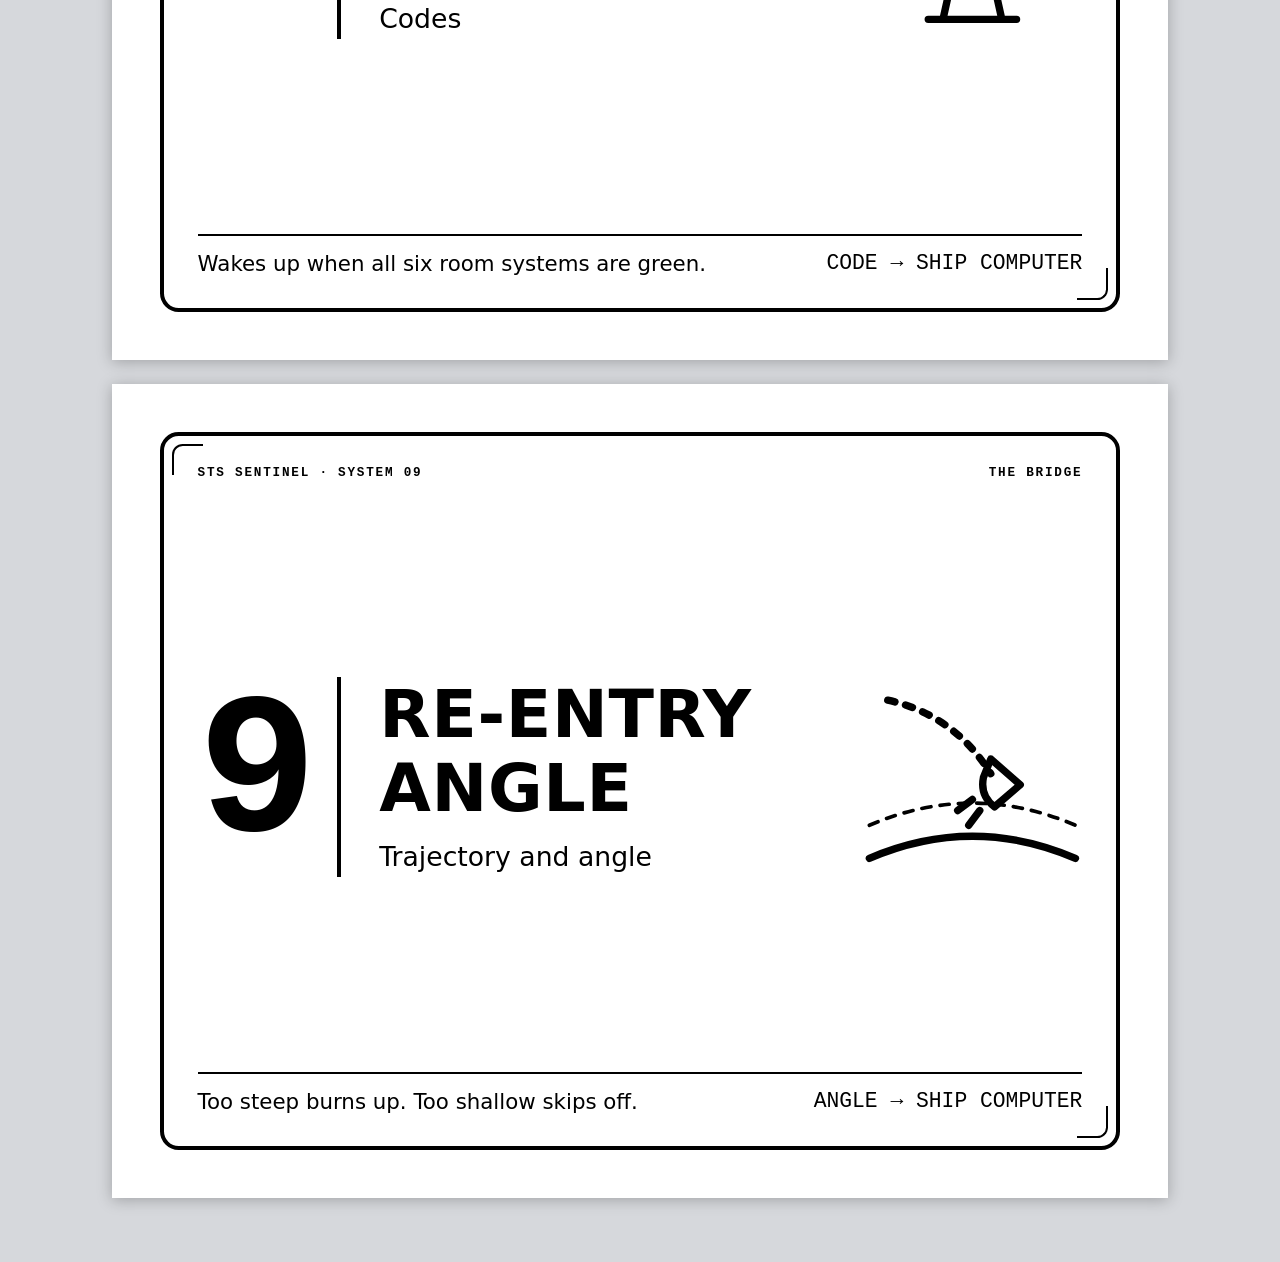
<file: print/signs.html>
<!doctype html>
<html lang="en">
<head>
<meta charset="utf-8">
<meta name="viewport" content="width=device-width, initial-scale=1">
<!-- Station names and rooms match the teacher guide (../guide/). -->
<title>Station Signs · How to Land a Spaceship</title>
<link rel="stylesheet" href="print.css">
<style>
@page { size: letter landscape; margin: 0; }
.sign .top { display: flex; justify-content: space-between; align-items: baseline; }
.sign .mid { flex: 1; display: flex; align-items: center; gap: .4in; }
.sign .num { font: 800 150pt/1 ui-monospace, Menlo, Consolas, "Courier New", monospace; width: 1.9in; text-align: center; border-right: 3pt solid #000; padding-right: .2in; }
.sign h1 { font-size: 50pt; letter-spacing: .01em; text-transform: uppercase; }
.sign .physics { font-size: 20pt; margin-top: 10pt; }
.sign svg { width: 2.3in; height: 2.3in; margin-left: auto; flex: none; }
.sign .go { border-top: 1.5pt solid #000; padding-top: 10pt; font-size: 16pt; display: flex; justify-content: space-between; }
</style>
</head>
<body>
<div class="bar"><b>Station signs: 9 pages, landscape</b><a href="./">All printables</a><a href="../kit/signs.pdf">PDF</a><button type="button" data-print>Print</button></div>

<div class="sheet land sign" data-station="gravity"><div class="frame">
  <div class="top"><span class="tag">StS Sentinel · System 01</span><span class="tag">The Bridge</span></div>
  <div class="mid"><div class="num">1</div><div><h1>Artificial gravity</h1><div class="physics">Newton's first law</div></div>
    <svg viewBox="0 0 120 120" fill="none" stroke="#000" stroke-width="4" stroke-linecap="round" stroke-linejoin="round"><circle cx="84" cy="40" r="16"/><path d="M14 104 L62 56" stroke-dasharray="6 9"/><path d="M52 56 L64 54 L62 66"/><path d="M20 30 h14 M27 23 v14 M96 88 h10 M101 83 v10"/></svg></div>
  <div class="go"><span>Read the card by the door. Find the true switches.</span><span class="mono">CODE → SHIP COMPUTER</span></div>
</div></div>

<div class="sheet land sign" data-station="lift"><div class="frame">
  <div class="top"><span class="tag">StS Sentinel · System 02</span><span class="tag">Engine Room</span></div>
  <div class="mid"><div class="num">2</div><div><h1>Engine lift</h1><div class="physics">Pulleys and mechanical advantage</div></div>
    <svg viewBox="0 0 120 120" fill="none" stroke="#000" stroke-width="4" stroke-linecap="round" stroke-linejoin="round"><path d="M14 10 H106 M60 10 V22"/><circle cx="60" cy="38" r="16"/><circle cx="60" cy="38" r="3"/><path d="M44 38 V84 M76 38 V100"/><rect x="30" y="84" width="34" height="26" rx="3"/><path d="M70 100 l6 8 l6 -8"/></svg></div>
  <div class="go"><span>Rig the rope like the drawing. Count the pieces.</span><span class="mono">CODE → SHIP COMPUTER</span></div>
</div></div>

<div class="sheet land sign" data-station="gears"><div class="frame">
  <div class="top"><span class="tag">StS Sentinel · System 03</span><span class="tag">Engine Room</span></div>
  <div class="mid"><div class="num">3</div><div><h1>Engine gears</h1><div class="physics">Gears and torque</div></div>
    <svg viewBox="0 0 120 120" fill="none" stroke="#000" stroke-linecap="round"><circle cx="46" cy="66" r="30" stroke-width="10" stroke-dasharray="6.3 6.3"/><circle cx="46" cy="66" r="24" stroke-width="4"/><circle cx="46" cy="66" r="4" stroke-width="4"/><circle cx="92" cy="30" r="13" stroke-width="9" stroke-dasharray="5.4 5.4"/><circle cx="92" cy="30" r="8" stroke-width="4"/></svg></div>
  <div class="go"><span>Turn the small gear. Watch the big one.</span><span class="mono">CODE → SHIP COMPUTER</span></div>
</div></div>

<div class="sheet land sign" data-station="tank"><div class="frame">
  <div class="top"><span class="tag">StS Sentinel · System 04</span><span class="tag">Fuel Bay</span></div>
  <div class="mid"><div class="num">4</div><div><h1>Fuel tank</h1><div class="physics">Volume and units</div></div>
    <svg viewBox="0 0 120 120" fill="none" stroke="#000" stroke-width="4" stroke-linecap="round" stroke-linejoin="round"><path d="M48 10 h24 v12 h-24 z"/><path d="M36 30 Q36 22 48 22 H72 Q84 22 84 30 V104 Q84 112 76 112 H44 Q36 112 36 104 Z"/><path d="M36 56 Q48 50 60 56 T84 56"/><path d="M88 56 h14" stroke-dasharray="3 4"/><path d="M44 72 V100" stroke-width="2"/></svg></div>
  <div class="go"><span>Robot Protocol 65. Fill it to the line.</span><span class="mono">CODE → SHIP COMPUTER</span></div>
</div></div>

<div class="sheet land sign" data-station="balance"><div class="frame">
  <div class="top"><span class="tag">StS Sentinel · System 05</span><span class="tag">Fuel Bay</span></div>
  <div class="mid"><div class="num">5</div><div><h1>Fuel balance</h1><div class="physics">Balance and center of mass</div></div>
    <svg viewBox="0 0 120 120" fill="none" stroke="#000" stroke-width="4" stroke-linecap="round" stroke-linejoin="round"><path d="M8 70 H112"/><path d="M60 72 L48 98 H72 Z"/><rect x="12" y="50" width="20" height="20" rx="2"/><rect x="74" y="42" width="26" height="28" rx="2"/><path d="M40 108 H80"/></svg></div>
  <div class="go"><span>Try it on the ruler first.</span><span class="mono">CODE → SHIP COMPUTER</span></div>
</div></div>

<div class="sheet land sign" data-station="wiring"><div class="frame">
  <div class="top"><span class="tag">StS Sentinel · System 06</span><span class="tag">Navigation</span></div>
  <div class="mid"><div class="num">6</div><div><h1>Navigation wiring</h1><div class="physics">Circuits</div></div>
    <svg viewBox="0 0 120 120" fill="none" stroke="#000" stroke-width="4" stroke-linecap="round" stroke-linejoin="round"><path d="M20 40 V24 H100 V48 M100 72 V96 H20 V80"/><path d="M8 48 H32 M14 58 H26 M8 68 H32 M14 78 H26" /><circle cx="100" cy="60" r="12"/><path d="M92 52 L108 68 M108 52 L92 68"/></svg></div>
  <div class="go"><span>Build the circuit exactly as the diagram shows.</span><span class="mono">CODE → SHIP COMPUTER</span></div>
</div></div>

<div class="sheet land sign" data-station="thrusters"><div class="frame">
  <div class="top"><span class="tag">StS Sentinel · System 07</span><span class="tag">Navigation</span></div>
  <div class="mid"><div class="num">7</div><div><h1>Thrusters</h1><div class="physics">Newton's second and third laws</div></div>
    <svg viewBox="0 0 120 120" fill="none" stroke="#000" stroke-width="4" stroke-linecap="round" stroke-linejoin="round"><path d="M56 30 L96 46 V74 L56 90 Z"/><path d="M56 46 H44 V74 H56"/><circle cx="26" cy="52" r="8" stroke-dasharray="4 4"/><circle cx="14" cy="70" r="6" stroke-dasharray="4 4"/><circle cx="30" cy="80" r="5" stroke-dasharray="3 4"/><path d="M100 60 h14 M108 54 l6 6 l-6 6"/></svg></div>
  <div class="go"><span>PSHH! Test the thrusters. Bands point at the floor.</span><span class="mono">CODE → SHIP COMPUTER</span></div>
</div></div>

<div class="sheet land sign" data-station="computer"><div class="frame">
  <div class="top"><span class="tag">StS Sentinel · System 08</span><span class="tag">The Bridge</span></div>
  <div class="mid"><div class="num">8</div><div><h1>Main computer</h1><div class="physics">Codes</div></div>
    <svg viewBox="0 0 120 120" fill="none" stroke="#000" stroke-width="4" stroke-linecap="round" stroke-linejoin="round"><rect x="10" y="16" width="100" height="70" rx="6"/><path d="M48 86 L44 104 H76 L72 86 M36 104 H84"/><path d="M24 36 l10 8 l-10 8 M42 54 H58" /><path d="M24 70 H96" stroke-width="2" stroke-dasharray="6 5"/></svg></div>
  <div class="go"><span>Wakes up when all six room systems are green.</span><span class="mono">CODE → SHIP COMPUTER</span></div>
</div></div>

<div class="sheet land sign" data-station="reentry"><div class="frame">
  <div class="top"><span class="tag">StS Sentinel · System 09</span><span class="tag">The Bridge</span></div>
  <div class="mid"><div class="num">9</div><div><h1>Re-entry angle</h1><div class="physics">Trajectory and angle</div></div>
    <svg viewBox="0 0 120 120" fill="none" stroke="#000" stroke-width="4" stroke-linecap="round" stroke-linejoin="round"><path d="M4 104 Q60 80 116 104"/><path d="M4 86 Q60 62 116 86" stroke-width="2" stroke-dasharray="5 5"/><path d="M14 18 Q50 26 70 58" stroke-dasharray="4 6"/><path d="M70 50 L86 64 L72 76 Q64 70 66 60 Z"/><path d="M60 72 l-8 6 M64 78 l-6 8"/></svg></div>
  <div class="go"><span>Too steep burns up. Too shallow skips off.</span><span class="mono">ANGLE → SHIP COMPUTER</span></div>
</div></div>

<script>document.querySelectorAll('[data-print]').forEach(function(b){b.addEventListener('click',function(){window.print();});});</script>
</body>
</html>
</file>
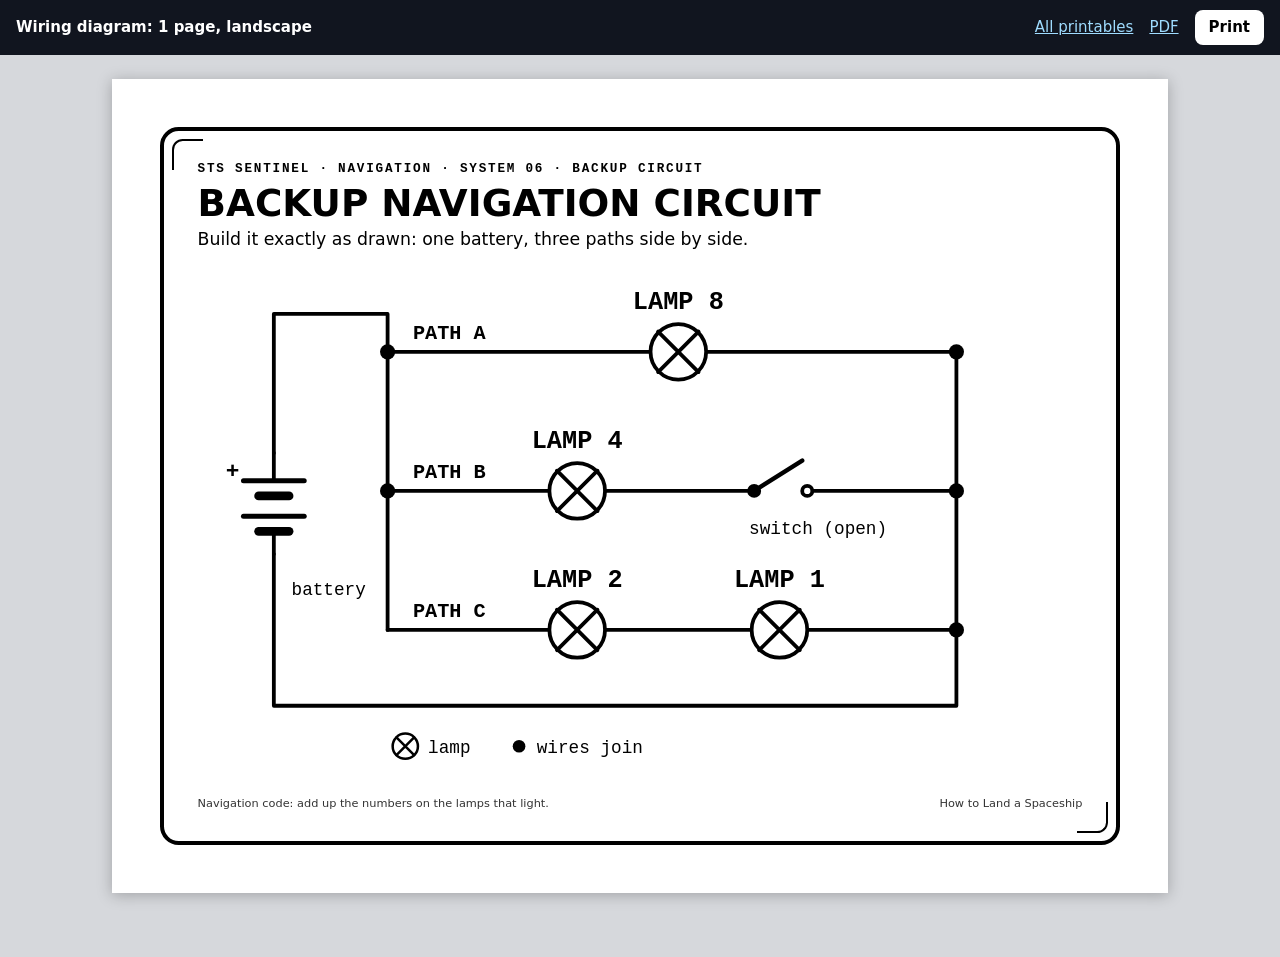
<file: print/wiring.html>
<!doctype html>
<html lang="en">
<head>
<meta charset="utf-8">
<meta name="viewport" content="width=device-width, initial-scale=1">
<!-- The guide's Navigation wiring station: a battery
     with three paths side by side. Path A: lamp 8. Path B: lamp 4 and an open switch. Path C: lamps 2 and 1, one
     after the other. Lamps 8, 2 and 1 light, so the code is 11. The drawing shows no lit lamps (that's the puzzle). -->
<title>Wiring Diagram · How to Land a Spaceship</title>
<link rel="stylesheet" href="print.css">
<style>
@page { size: letter landscape; margin: 0; }
.wiring h1 { font-size: 28pt; text-transform: uppercase; margin: 4pt 0 2pt; }
.wiring p { margin: 0; font-size: 13pt; }
.wiring svg { width: 100%; flex: 1; min-height: 0; margin-top: 6pt; }
</style>
</head>
<body>
<div class="bar"><b>Wiring diagram: 1 page, landscape</b><a href="./">All printables</a><a href="../kit/wiring.pdf">PDF</a><button type="button" data-print>Print</button></div>

<div class="sheet land wiring" data-station="wiring"><div class="frame">
  <div class="tag">StS Sentinel · Navigation · System 06 · Backup circuit</div>
  <h1>Backup navigation circuit</h1>
  <p>Build it exactly as drawn: one battery, three paths side by side.</p>
  <svg viewBox="0 0 700 410" fill="none" stroke="#000" stroke-width="3" stroke-linecap="round" stroke-linejoin="round" data-lamps="8 4 2 1">
    <!-- battery and the wires to the two sides -->
    <path d="M60 150 V40 H150 V290 M60 230 V350 H600 V70"/>
    <path d="M36 172 H84" stroke-width="4"/><path d="M48 184 H72" stroke-width="7"/>
    <path d="M36 200 H84" stroke-width="4"/><path d="M48 212 H72" stroke-width="7"/>
    <path d="M60 150 V172 M60 212 V230"/>
    <text x="22" y="170" font-size="18" font-weight="700" fill="#000" stroke="none">+</text>
    <text x="74" y="262" font-size="14" fill="#000" stroke="none">battery</text>
    <!-- path A: lamp 8 -->
    <path d="M150 70 H600"/>
    <!-- path B: lamp 4 and an open switch -->
    <path d="M150 180 H440 M480 180 H600"/>
    <path d="M440 180 L478 156" stroke-width="3.5"/>
    <circle cx="440" cy="180" r="4" fill="#000"/><circle cx="482" cy="180" r="4" fill="#fff"/>
    <text x="436" y="214" font-size="14" fill="#000" stroke="none">switch (open)</text>
    <!-- path C: lamps 2 and 1, one after the other -->
    <path d="M150 290 H600"/>
    <!-- junction dots -->
    <g fill="#000" stroke="none"><circle cx="150" cy="70" r="6"/><circle cx="150" cy="180" r="6"/><circle cx="600" cy="70" r="6"/><circle cx="600" cy="180" r="6"/><circle cx="600" cy="290" r="6"/><circle cx="150" cy="40" r="0"/></g>
    <!-- lamps -->
    <g fill="#fff">
      <circle cx="380" cy="70" r="22"/><path d="M364 54 L396 86 M396 54 L364 86"/>
      <circle cx="300" cy="180" r="22"/><path d="M284 164 L316 196 M316 164 L284 196"/>
      <circle cx="300" cy="290" r="22"/><path d="M284 274 L316 306 M316 274 L284 306"/>
      <circle cx="460" cy="290" r="22"/><path d="M444 274 L476 306 M476 274 L444 306"/>
    </g>
    <g font-size="20" font-weight="800" text-anchor="middle" fill="#000" stroke="none">
      <text x="380" y="36">LAMP 8</text><text x="300" y="146">LAMP 4</text><text x="300" y="256">LAMP 2</text><text x="460" y="256">LAMP 1</text>
    </g>
    <g font-size="16" font-weight="700" fill="#000" stroke="none">
      <text x="170" y="60">PATH A</text><text x="170" y="170">PATH B</text><text x="170" y="280">PATH C</text>
    </g>
    <!-- key -->
    <g transform="translate(150 372)" font-size="14" fill="#000">
      <circle cx="14" cy="10" r="10" fill="#fff" stroke-width="2"/><path d="M7 3 L21 17 M21 3 L7 17" stroke-width="2"/>
      <text x="32" y="15" stroke="none">lamp</text>
      <circle cx="104" cy="10" r="5" stroke="none"/><text x="118" y="15" stroke="none">wires join</text>
    </g>
  </svg>
  <div class="foot"><span>Navigation code: add up the numbers on the lamps that light.</span><span>How to Land a Spaceship</span></div>
</div></div>

<script>document.querySelectorAll('[data-print]').forEach(function(b){b.addEventListener('click',function(){window.print();});});</script>
</body>
</html>
</file>
<file: print/print.css>
/* How to Land a Spaceship: the printables (2026-10-17). Shared by every page in this folder.
   US Letter, black and white. Each .sheet is one sheet of paper; the page's own <style> sets @page size
   (portrait or landscape). The PDFs in ../kit/ are made from these pages with headless Chrome. */
* { box-sizing: border-box; }
html, body { margin: 0; color: #000; background: #fff; }
body { font: 13pt/1.4 system-ui, -apple-system, "Segoe UI", Roboto, Arial, sans-serif; -webkit-print-color-adjust: exact; print-color-adjust: exact; }
.mono, .tag, .code { font-family: ui-monospace, Menlo, Consolas, "Courier New", monospace; }
h1, h2, h3 { margin: 0; line-height: 1.1; }
svg { display: block; }
svg text { font-family: ui-monospace, Menlo, Consolas, "Courier New", monospace; }

/* One sheet of paper. Portrait by default; .land for landscape pages. */
.sheet { position: relative; width: 8.5in; height: 10.98in; padding: .5in; overflow: hidden; break-after: page; page-break-after: always; display: flex; flex-direction: column; }
.sheet.land { width: 11in; height: 8.48in; }
.sheet:last-of-type { break-after: auto; page-break-after: auto; }

/* The ship frame: a heavy border with a label strip, like a panel on the Sentinel. */
.frame { flex: 1; border: 3pt solid #000; border-radius: 14pt; padding: .3in .35in; display: flex; flex-direction: column; position: relative; min-height: 0; }
.frame::before, .frame::after { content: ""; position: absolute; width: 22pt; height: 22pt; border: 1.5pt solid #000; }
.frame::before { top: 6pt; left: 6pt; border-right: 0; border-bottom: 0; border-radius: 8pt 0 0 0; }
.frame::after { bottom: 6pt; right: 6pt; border-left: 0; border-top: 0; border-radius: 0 0 8pt 0; }
.tag { font-size: 9.5pt; letter-spacing: .14em; text-transform: uppercase; font-weight: 700; }
.foot { margin-top: auto; padding-top: 8pt; font-size: 8.5pt; color: #333; display: flex; justify-content: space-between; gap: 12pt; }
.rule { border-top: 1.5pt solid #000; margin: 8pt 0; }

/* Half sheets (two cards to a page) with a dashed cut line between them. */
.half { flex: 1; display: flex; flex-direction: column; min-height: 0; }
.half + .half, .cut + .half { margin-top: .5in; }
.cut { position: absolute; left: 0; right: 0; top: 50%; border-top: 1pt dashed #000; }
.cut span { position: absolute; left: .5in; top: -8pt; background: #fff; padding: 0 6pt; font-size: 8pt; letter-spacing: .1em; }

/* Lines to write on. */
.write { border-bottom: 1pt solid #000; height: 26pt; }
.box { border: 1.5pt solid #000; border-radius: 6pt; }
.digits { display: inline-flex; gap: 4pt; vertical-align: middle; }
.digits i { display: inline-block; width: 24pt; height: 30pt; border: 1.5pt solid #000; border-radius: 4pt; }

/* On screen: paper on a grey desk, with a small bar to print. Hidden when printing. */
.bar { display: none; }
@media screen {
  html { background: #d6d8dc; }
  body { background: #d6d8dc; padding: 0 0 40px; }
  .bar { display: flex; flex-wrap: wrap; align-items: center; gap: 10px 16px; position: sticky; top: 0; z-index: 5; background: #11151f; color: #fff; padding: 10px 16px; font-size: 15px; margin-bottom: 24px; }
  .bar a { color: #9fdcff; }
  .bar b { margin-right: auto; }
  .bar button { font: inherit; font-weight: 700; background: #fff; color: #000; border: 0; border-radius: 8px; padding: 7px 14px; cursor: pointer; }
  .sheet { margin: 0 auto 24px; background: #fff; box-shadow: 0 2px 14px rgba(0, 0, 0, .25); }
}
@media screen and (max-width: 900px) { .sheet { zoom: .8; } .sheet.land { zoom: .62; } }
@media screen and (max-width: 700px) { .sheet { zoom: .55; } .sheet.land { zoom: .43; } }
@media screen and (max-width: 480px) { .sheet { zoom: .42; } .sheet.land { zoom: .32; } }
@media print { html, body { background: #fff; } }
</file>
